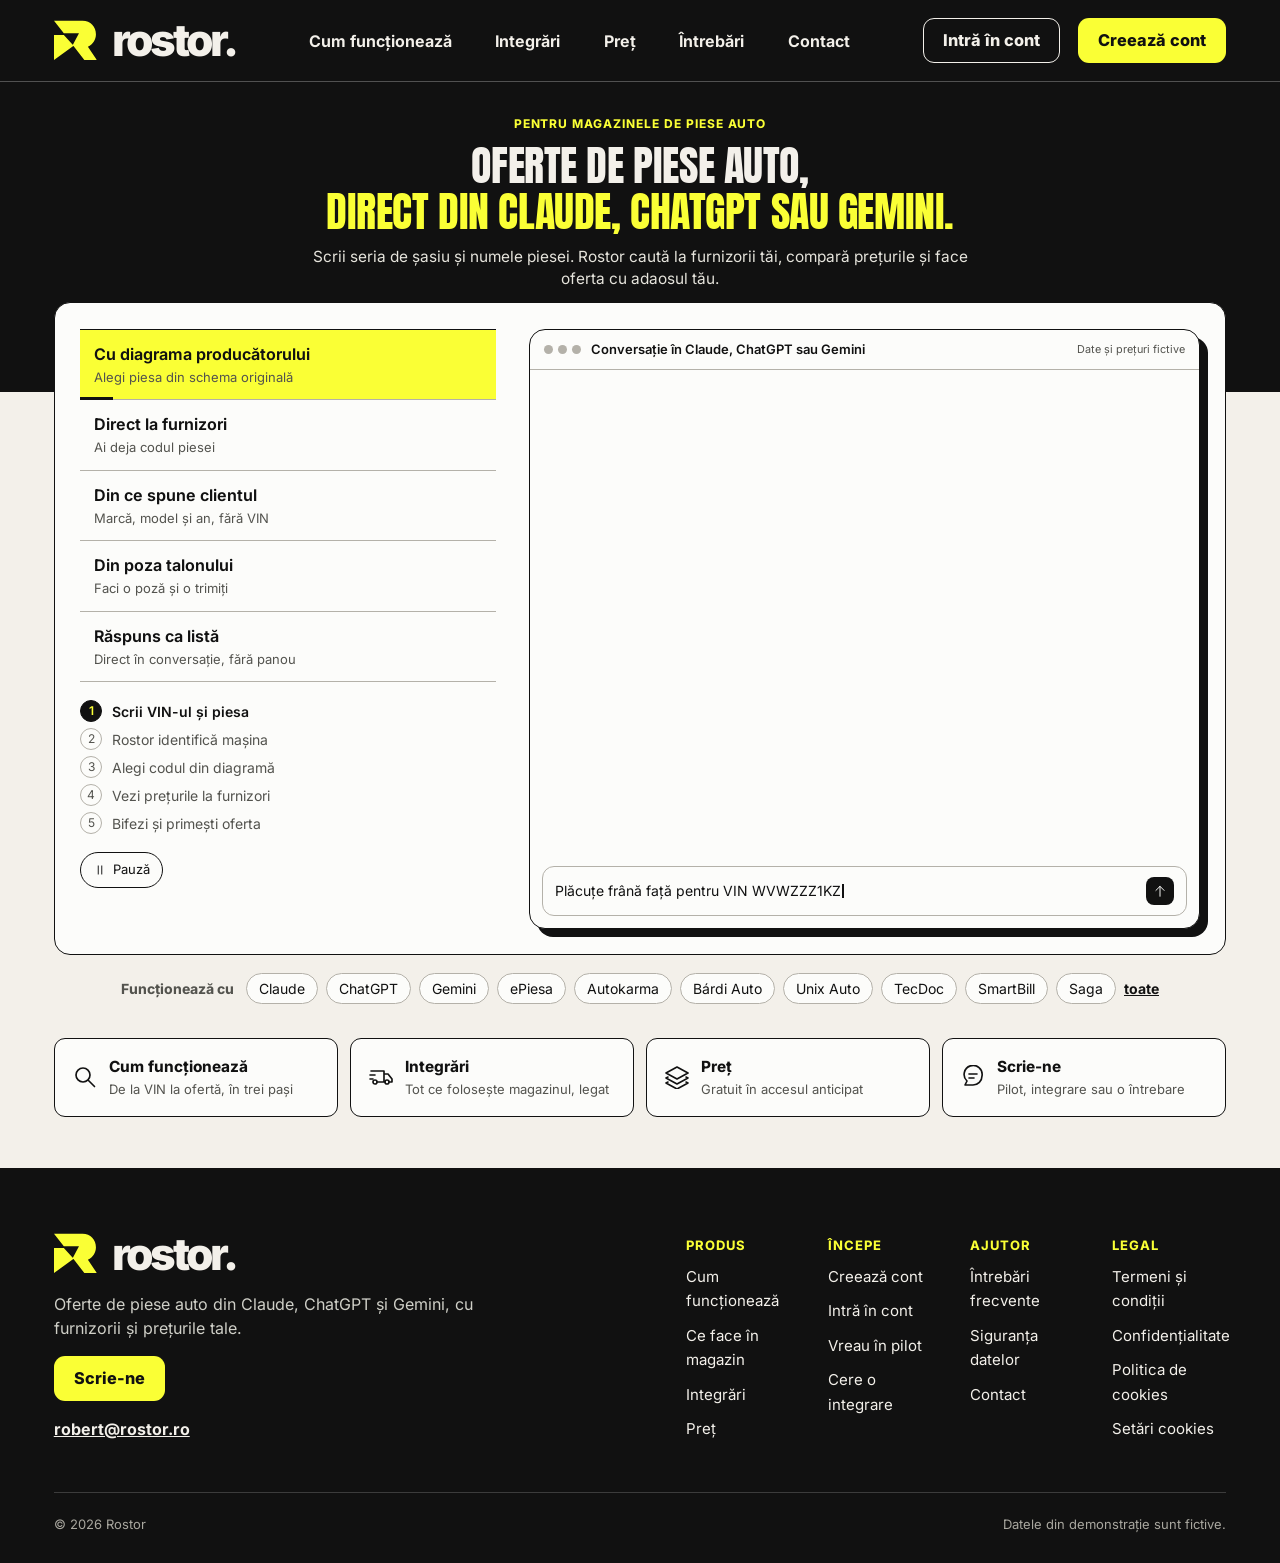
<file: index.html>
<!doctype html>
<html lang="ro">
<head>
<meta charset="utf-8">
<meta name="viewport" content="width=device-width, initial-scale=1">
<meta name="theme-color" content="#111111">
<meta name="description" content="Scrii seria de șasiu și numele piesei în Claude, ChatGPT sau Gemini. Rostor caută la furnizorii tăi, compară prețurile și face oferta cu adaosul tău.">
<title>Rostor — Oferte de piese auto din Claude, ChatGPT și Gemini</title>
<link rel="icon" href="/favicon.svg" type="image/svg+xml">
<link rel="icon" href="/favicon.ico" sizes="48x48">
<link rel="apple-touch-icon" href="/apple-touch-icon.png">
<link rel="preload" href="/assets/fonts/anton-latin-400-normal.woff2" as="font" type="font/woff2" crossorigin>
<link rel="preload" href="/assets/fonts/inter-latin-wght-normal.woff2" as="font" type="font/woff2" crossorigin>
<link rel="stylesheet" href="/assets/site.css">
</head>
<body>
<svg class="symbols" xmlns="http://www.w3.org/2000/svg" aria-hidden="true">
<symbol id="r-mark" viewBox="0 0 48 48"><path fill="currentColor" d="M0 2h32c9 0 15 7 15 15 0 6-3 11-9 14l10 15H34L21 29l7-13H11L0 2Zm0 16h11l11 12L0 46V18Z"/></symbol>
<symbol id="i-arrow" viewBox="0 0 24 24"><path d="M3 12h17m-7-7 7 7-7 7"/></symbol>
<symbol id="i-back" viewBox="0 0 24 24"><path d="M21 12H4m7-7-7 7 7 7"/></symbol>
<symbol id="i-layers" viewBox="0 0 24 24"><path d="m12 2 11 6-11 6L1 8l11-6Zm-9 10-2 1 11 6 11-6-2-1M3 17l-2 1 11 6 11-6-2-1"/></symbol>
<symbol id="i-file" viewBox="0 0 24 24"><path d="M13 2H5a2 2 0 0 0-2 2v16a2 2 0 0 0 2 2h14a2 2 0 0 0 2-2V10Zm0 0v8h8M7 13h10M7 17h8"/></symbol>
<symbol id="i-truck" viewBox="0 0 24 24"><path d="M2 6h13v11H8m7-8h4l4 5v3h-3m-5 0h1M1 10h5m-5 4h3"/><circle cx="6" cy="17" r="2"/><circle cx="18" cy="17" r="2"/></symbol>
<symbol id="i-search" viewBox="0 0 24 24"><circle cx="10" cy="10" r="7"/><path d="m15.5 15.5 6 6"/></symbol>
<symbol id="i-gear" viewBox="0 0 24 24"><path d="m10 2-.7 3.2-2 .9L4.5 5 2 9l2.5 2v2L2 15l2.5 4 2.8-1.1 2 .9.7 3.2h4l.7-3.2 2-.9 2.8 1.1 2.5-4-2.5-2v-2L22 9l-2.5-4-2.8 1.1-2-.9L14 2Z"/><circle cx="12" cy="12" r="3.6"/></symbol>
<symbol id="i-bot" viewBox="0 0 24 24"><rect x="3" y="7" width="18" height="13" rx="4"/><path d="M12 7V4M1 12v4m22-4v4m-15-3h.01m7.99 0h.01"/><circle cx="12" cy="3" r="1"/></symbol>
<symbol id="i-box" viewBox="0 0 24 24"><path d="m12 2 10 6v9l-10 5-10-5V8Zm0 10v10M2 8l10 4 10-4M7 5l10 5"/></symbol>
<symbol id="i-plus" viewBox="0 0 24 24"><path d="M4 12h16M12 4v16"/></symbol>
<symbol id="i-check" viewBox="0 0 24 24"><path d="m4 12 5 5L20 6"/></symbol>
<symbol id="i-info" viewBox="0 0 24 24"><circle cx="12" cy="12" r="9"/><path d="M12 11v5m0-8h.01"/></symbol>
<symbol id="i-user" viewBox="0 0 24 24"><circle cx="12" cy="7" r="4"/><path d="M4 22v-2a8 8 0 0 1 16 0v2"/></symbol>
<symbol id="i-logout" viewBox="0 0 24 24"><path d="M10 3H4v18h6m2-9h10m-4-4 4 4-4 4"/></symbol>
<symbol id="i-menu" viewBox="0 0 24 24"><path d="M3 6h18M3 12h18M3 18h18"/></symbol>
<symbol id="i-chevron" viewBox="0 0 24 24"><path d="m9 5 7 7-7 7"/></symbol>
<symbol id="i-spark" viewBox="0 0 24 24"><path d="M12 1v22M1 12h22M4 4l16 16M20 4 4 20M8 2l8 20M2 16l20-8"/></symbol>
<symbol id="i-chat" viewBox="0 0 24 24"><path d="M21 11a9 9 0 0 1-9 9H4l2-4a9 9 0 1 1 15-5Z"/><path d="M8 9h8m-8 4h5"/></symbol>
<symbol id="i-pause" viewBox="0 0 24 24"><path d="M9 5v14M15 5v14"/></symbol>
<symbol id="i-play" viewBox="0 0 24 24"><path d="M8 5v14l11-7z"/></symbol>
<symbol id="i-copy" viewBox="0 0 24 24"><rect x="8" y="8" width="12" height="13" rx="2"/><path d="M15 5V4a1 1 0 0 0-1-1H5a1 1 0 0 0-1 1v12a1 1 0 0 0 1 1h1"/></symbol>
</svg>
<a class="skip" href="#principal">Sari la conținut</a>
<div id="app"><header class="header"><div class="header-row wrap"><a href="/" class="brand" aria-label="Rostor, pagina principală"><svg aria-hidden="true"><use href="#r-mark"></use></svg>rostor.</a><nav class="nav" aria-label="Navigare site"><a href="/cum-functioneaza">Cum funcționează</a><a href="/integrari">Integrări</a><a href="/preturi">Preț</a><a href="/intrebari">Întrebări</a><a href="/contact">Contact</a><a class="mobile-login" href="https://app.rostor.ro/cont">Intră în cont</a></nav><div class="header-actions"><a class="btn btn-outline login" href="https://app.rostor.ro/cont">Intră în cont</a><a class="btn btn-yellow " href="https://app.rostor.ro/start">Creează cont</a><button class="menu-toggle" type="button" aria-label="Meniu" aria-expanded="false" data-action="menu"><svg class="icon" aria-hidden="true"><use href="#i-menu"></use></svg></button></div></div></header><main id="principal" tabindex="-1"><section class="hero-intro dark"><div class="wrap">
<p class="eyebrow">Pentru magazinele de piese auto</p>
<h1>Oferte de piese auto, <span>direct din Claude, ChatGPT sau Gemini.</span></h1>
<p class="hero-lead">Scrii seria de șasiu și numele piesei. Rostor caută la furnizorii tăi, compară prețurile și face oferta cu adaosul tău.</p>

</div></section><section class="demo-stage" id="produs"><div class="wrap"><div class="live-demo" id="exemple">
    <div class="ld-side"><div class="ld-tabs" role="group" aria-label="Alege un scenariu"><button type="button" data-demo-pick="0" aria-pressed="true"><b>Cu diagrama producătorului</b><small>Alegi piesa din schema originală</small><i aria-hidden="true"></i></button><button type="button" data-demo-pick="1" aria-pressed="false"><b>Direct la furnizori</b><small>Ai deja codul piesei</small><i aria-hidden="true"></i></button><button type="button" data-demo-pick="2" aria-pressed="false"><b>Din ce spune clientul</b><small>Marcă, model și an, fără VIN</small><i aria-hidden="true"></i></button><button type="button" data-demo-pick="3" aria-pressed="false"><b>Din poza talonului</b><small>Faci o poză și o trimiți</small><i aria-hidden="true"></i></button><button type="button" data-demo-pick="4" aria-pressed="false"><b>Răspuns ca listă</b><small>Direct în conversație, fără panou</small><i aria-hidden="true"></i></button></div>
    <ol class="ld-steps"><li aria-current="step">Scrii VIN-ul și piesa</li><li>Rostor identifică mașina</li><li>Alegi codul din diagramă</li><li>Vezi prețurile la furnizori</li><li>Bifezi și primești oferta</li></ol>
    <button type="button" class="ld-toggle" data-demo-toggle=""><svg class="icon" aria-hidden="true"><use href="#i-pause"></use></svg> Pauză</button></div>
    <div class="ld-window"><div class="ld-bar"><span class="ld-dots" aria-hidden="true"><i></i><i></i><i></i></span><span>Conversație în Claude, ChatGPT sau Gemini</span><small>Date și prețuri fictive</small></div>
    <div class="ld-chat" id="ld-chat"><div class="ld-msg ld-user"><p>Plăcuțe frână față pentru VIN WVWZZZ1KZAW000001</p></div></div>
    <div class="ld-input"><span id="ld-typing" class="ld-placeholder">Scrie un mesaj…</span><span class="ld-send" aria-hidden="true"><svg class="icon" aria-hidden="true"><use href="#i-arrow"></use></svg></span></div></div></div><div class="hero-works" aria-label="Funcționează cu"><span class="hero-works-label">Funcționează cu</span><span>Claude</span><span>ChatGPT</span><span>Gemini</span><span>ePiesa</span><span>Autokarma</span><span>Bárdi Auto</span><span>Unix Auto</span><span>TecDoc</span><span>SmartBill</span><span>Saga</span><a href="/integrari">toate</a></div></div></section><nav class="shortcuts wrap" aria-label="Ce te interesează">
<a href="/cum-functioneaza"><svg class="icon" aria-hidden="true"><use href="#i-search"></use></svg><b>Cum funcționează</b><small>De la VIN la ofertă, în trei pași</small></a>
<a href="/integrari"><svg class="icon" aria-hidden="true"><use href="#i-truck"></use></svg><b>Integrări</b><small>Tot ce folosește magazinul, legat</small></a>
<a href="/preturi"><svg class="icon" aria-hidden="true"><use href="#i-layers"></use></svg><b>Preț</b><small>Gratuit în accesul anticipat</small></a>
<a href="/contact"><svg class="icon" aria-hidden="true"><use href="#i-chat"></use></svg><b>Scrie-ne</b><small>Pilot, integrare sau o întrebare</small></a>
</nav></main><footer class="footer site-footer"><div class="wrap">
<div class="footer-top">
<div class="footer-intro"><a href="/" class="brand" aria-label="Rostor, pagina principală"><svg aria-hidden="true"><use href="#r-mark"></use></svg>rostor.</a>
<p>Oferte de piese auto din Claude, ChatGPT și Gemini, cu furnizorii și prețurile tale.</p>
<a class="btn btn-yellow" href="/contact">Scrie-ne</a>
<p class="footer-mail"><a href="mailto:robert@rostor.ro">robert@rostor.ro</a></p></div>
<div class="footer-cols">
<div class="fcol"><h3>Produs</h3><ul><li><a href="/cum-functioneaza">Cum funcționează</a></li><li><a href="/cum-functioneaza#magazin">Ce face în magazin</a></li><li><a href="/integrari">Integrări</a></li><li><a href="/preturi">Preț</a></li></ul></div>
<div class="fcol"><h3>Începe</h3><ul><li><a href="https://app.rostor.ro/start">Creează cont</a></li><li><a href="https://app.rostor.ro/cont">Intră în cont</a></li><li><a href="/contact?tip=pilot">Vreau în pilot</a></li><li><a href="/contact?tip=integrare">Cere o integrare</a></li></ul></div>
<div class="fcol"><h3>Ajutor</h3><ul><li><a href="/intrebari">Întrebări frecvente</a></li><li><a href="/intrebari#siguranta">Siguranța datelor</a></li><li><a href="/contact">Contact</a></li></ul></div>
<div class="fcol"><h3>Legal</h3><ul><li><a href="https://app.rostor.ro/termeni">Termeni și condiții</a></li><li><a href="/confidentialitate">Confidențialitate</a></li><li><a href="/cookies">Politica de cookies</a></li><li><button type="button" data-action="cookie-settings">Setări cookies</button></li></ul></div>
</div></div>
<div class="footer-bottom"><p>© 2026 Rostor</p><p>Datele din demonstrație sunt fictive.</p></div>
</div></footer><dialog class="cookie-dialog" id="cookie-dialog" aria-labelledby="cookie-title"><h2 id="cookie-title">Setări cookies</h2>
    <p>Site-ul rostor.ro nu setează cookie-uri și nu păstrează nimic în browser.</p><p><strong>Analiză și marketing</strong><br>Nu le folosim.</p>
    <form method="dialog"><button class="btn btn-yellow" autofocus>Închide</button></form>
  </dialog></div>
<script src="/assets/site.js" defer></script>
</body>
</html>
</file>
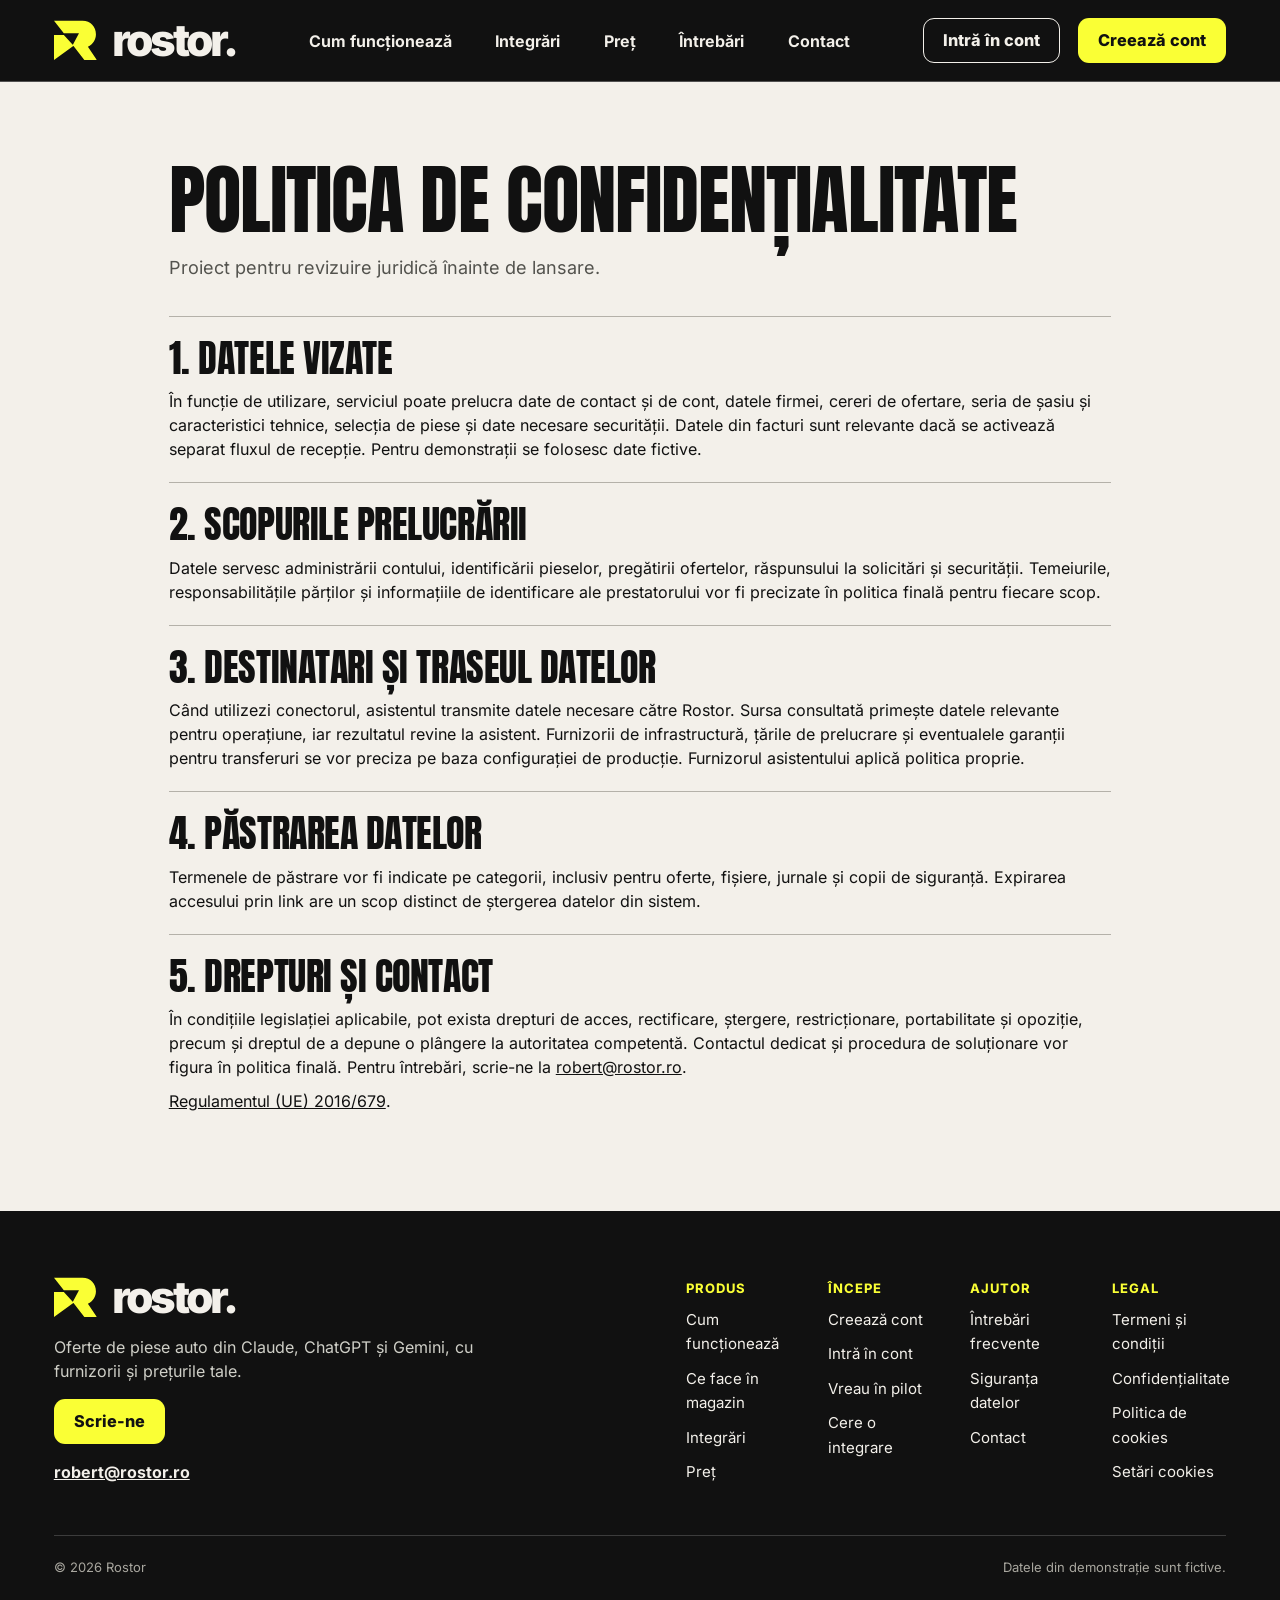
<file: confidentialitate.html>
<!doctype html>
<html lang="ro">
<head>
<meta charset="utf-8">
<meta name="viewport" content="width=device-width, initial-scale=1">
<meta name="theme-color" content="#111111">
<meta name="description" content="Politica de confidențialitate Rostor.">
<title>Confidențialitate — Rostor</title>
<link rel="icon" href="/favicon.svg" type="image/svg+xml">
<link rel="icon" href="/favicon.ico" sizes="48x48">
<link rel="apple-touch-icon" href="/apple-touch-icon.png">
<link rel="preload" href="/assets/fonts/anton-latin-400-normal.woff2" as="font" type="font/woff2" crossorigin>
<link rel="preload" href="/assets/fonts/inter-latin-wght-normal.woff2" as="font" type="font/woff2" crossorigin>
<link rel="stylesheet" href="/assets/site.css">
</head>
<body>
<svg class="symbols" xmlns="http://www.w3.org/2000/svg" aria-hidden="true">
<symbol id="r-mark" viewBox="0 0 48 48"><path fill="currentColor" d="M0 2h32c9 0 15 7 15 15 0 6-3 11-9 14l10 15H34L21 29l7-13H11L0 2Zm0 16h11l11 12L0 46V18Z"/></symbol>
<symbol id="i-arrow" viewBox="0 0 24 24"><path d="M3 12h17m-7-7 7 7-7 7"/></symbol>
<symbol id="i-back" viewBox="0 0 24 24"><path d="M21 12H4m7-7-7 7 7 7"/></symbol>
<symbol id="i-layers" viewBox="0 0 24 24"><path d="m12 2 11 6-11 6L1 8l11-6Zm-9 10-2 1 11 6 11-6-2-1M3 17l-2 1 11 6 11-6-2-1"/></symbol>
<symbol id="i-file" viewBox="0 0 24 24"><path d="M13 2H5a2 2 0 0 0-2 2v16a2 2 0 0 0 2 2h14a2 2 0 0 0 2-2V10Zm0 0v8h8M7 13h10M7 17h8"/></symbol>
<symbol id="i-truck" viewBox="0 0 24 24"><path d="M2 6h13v11H8m7-8h4l4 5v3h-3m-5 0h1M1 10h5m-5 4h3"/><circle cx="6" cy="17" r="2"/><circle cx="18" cy="17" r="2"/></symbol>
<symbol id="i-search" viewBox="0 0 24 24"><circle cx="10" cy="10" r="7"/><path d="m15.5 15.5 6 6"/></symbol>
<symbol id="i-gear" viewBox="0 0 24 24"><path d="m10 2-.7 3.2-2 .9L4.5 5 2 9l2.5 2v2L2 15l2.5 4 2.8-1.1 2 .9.7 3.2h4l.7-3.2 2-.9 2.8 1.1 2.5-4-2.5-2v-2L22 9l-2.5-4-2.8 1.1-2-.9L14 2Z"/><circle cx="12" cy="12" r="3.6"/></symbol>
<symbol id="i-bot" viewBox="0 0 24 24"><rect x="3" y="7" width="18" height="13" rx="4"/><path d="M12 7V4M1 12v4m22-4v4m-15-3h.01m7.99 0h.01"/><circle cx="12" cy="3" r="1"/></symbol>
<symbol id="i-box" viewBox="0 0 24 24"><path d="m12 2 10 6v9l-10 5-10-5V8Zm0 10v10M2 8l10 4 10-4M7 5l10 5"/></symbol>
<symbol id="i-plus" viewBox="0 0 24 24"><path d="M4 12h16M12 4v16"/></symbol>
<symbol id="i-check" viewBox="0 0 24 24"><path d="m4 12 5 5L20 6"/></symbol>
<symbol id="i-info" viewBox="0 0 24 24"><circle cx="12" cy="12" r="9"/><path d="M12 11v5m0-8h.01"/></symbol>
<symbol id="i-user" viewBox="0 0 24 24"><circle cx="12" cy="7" r="4"/><path d="M4 22v-2a8 8 0 0 1 16 0v2"/></symbol>
<symbol id="i-logout" viewBox="0 0 24 24"><path d="M10 3H4v18h6m2-9h10m-4-4 4 4-4 4"/></symbol>
<symbol id="i-menu" viewBox="0 0 24 24"><path d="M3 6h18M3 12h18M3 18h18"/></symbol>
<symbol id="i-chevron" viewBox="0 0 24 24"><path d="m9 5 7 7-7 7"/></symbol>
<symbol id="i-spark" viewBox="0 0 24 24"><path d="M12 1v22M1 12h22M4 4l16 16M20 4 4 20M8 2l8 20M2 16l20-8"/></symbol>
<symbol id="i-chat" viewBox="0 0 24 24"><path d="M21 11a9 9 0 0 1-9 9H4l2-4a9 9 0 1 1 15-5Z"/><path d="M8 9h8m-8 4h5"/></symbol>
<symbol id="i-pause" viewBox="0 0 24 24"><path d="M9 5v14M15 5v14"/></symbol>
<symbol id="i-play" viewBox="0 0 24 24"><path d="M8 5v14l11-7z"/></symbol>
<symbol id="i-copy" viewBox="0 0 24 24"><rect x="8" y="8" width="12" height="13" rx="2"/><path d="M15 5V4a1 1 0 0 0-1-1H5a1 1 0 0 0-1 1v12a1 1 0 0 0 1 1h1"/></symbol>
</svg>
<a class="skip" href="#principal">Sari la conținut</a>
<div id="app"><header class="header"><div class="header-row wrap"><a href="/" class="brand" aria-label="Rostor, pagina principală"><svg aria-hidden="true"><use href="#r-mark"></use></svg>rostor.</a><nav class="nav" aria-label="Navigare site"><a href="/cum-functioneaza">Cum funcționează</a><a href="/integrari">Integrări</a><a href="/preturi">Preț</a><a href="/intrebari">Întrebări</a><a href="/contact">Contact</a><a class="mobile-login" href="https://app.rostor.ro/cont">Intră în cont</a></nav><div class="header-actions"><a class="btn btn-outline login" href="https://app.rostor.ro/cont">Intră în cont</a><a class="btn btn-yellow " href="https://app.rostor.ro/start">Creează cont</a><button class="menu-toggle" type="button" aria-label="Meniu" aria-expanded="false" data-action="menu"><svg class="icon" aria-hidden="true"><use href="#i-menu"></use></svg></button></div></div></header><main id="principal" tabindex="-1"><article class="wrap legal-page"><header class="page-header"><h1>Politica de confidențialitate</h1><p class="section-lead">Proiect pentru revizuire juridică înainte de lansare.</p></header><div class="legal-sections">
<section><h2>1. Datele vizate</h2><p>În funcție de utilizare, serviciul poate prelucra date de contact și de cont, datele firmei, cereri de ofertare, seria de șasiu și caracteristici tehnice, selecția de piese și date necesare securității. Datele din facturi sunt relevante dacă se activează separat fluxul de recepție. Pentru demonstrații se folosesc date fictive.</p></section>
<section><h2>2. Scopurile prelucrării</h2><p>Datele servesc administrării contului, identificării pieselor, pregătirii ofertelor, răspunsului la solicitări și securității. Temeiurile, responsabilitățile părților și informațiile de identificare ale prestatorului vor fi precizate în politica finală pentru fiecare scop.</p></section>
<section><h2>3. Destinatari și traseul datelor</h2><p>Când utilizezi conectorul, asistentul transmite datele necesare către Rostor. Sursa consultată primește datele relevante pentru operațiune, iar rezultatul revine la asistent. Furnizorii de infrastructură, țările de prelucrare și eventualele garanții pentru transferuri se vor preciza pe baza configurației de producție. Furnizorul asistentului aplică politica proprie.</p></section>
<section><h2>4. Păstrarea datelor</h2><p>Termenele de păstrare vor fi indicate pe categorii, inclusiv pentru oferte, fișiere, jurnale și copii de siguranță. Expirarea accesului prin link are un scop distinct de ștergerea datelor din sistem.</p></section>
<section><h2>5. Drepturi și contact</h2><p>În condițiile legislației aplicabile, pot exista drepturi de acces, rectificare, ștergere, restricționare, portabilitate și opoziție, precum și dreptul de a depune o plângere la autoritatea competentă. Contactul dedicat și procedura de soluționare vor figura în politica finală. Pentru întrebări, scrie-ne la <a href="mailto:robert@rostor.ro">robert@rostor.ro</a>.</p><p><a href="https://eur-lex.europa.eu/eli/reg/2016/679/oj">Regulamentul (UE) 2016/679</a>.</p></section></div></article></main><footer class="footer site-footer"><div class="wrap">
<div class="footer-top">
<div class="footer-intro"><a href="/" class="brand" aria-label="Rostor, pagina principală"><svg aria-hidden="true"><use href="#r-mark"></use></svg>rostor.</a>
<p>Oferte de piese auto din Claude, ChatGPT și Gemini, cu furnizorii și prețurile tale.</p>
<a class="btn btn-yellow" href="/contact">Scrie-ne</a>
<p class="footer-mail"><a href="mailto:robert@rostor.ro">robert@rostor.ro</a></p></div>
<div class="footer-cols">
<div class="fcol"><h3>Produs</h3><ul><li><a href="/cum-functioneaza">Cum funcționează</a></li><li><a href="/cum-functioneaza#magazin">Ce face în magazin</a></li><li><a href="/integrari">Integrări</a></li><li><a href="/preturi">Preț</a></li></ul></div>
<div class="fcol"><h3>Începe</h3><ul><li><a href="https://app.rostor.ro/start">Creează cont</a></li><li><a href="https://app.rostor.ro/cont">Intră în cont</a></li><li><a href="/contact?tip=pilot">Vreau în pilot</a></li><li><a href="/contact?tip=integrare">Cere o integrare</a></li></ul></div>
<div class="fcol"><h3>Ajutor</h3><ul><li><a href="/intrebari">Întrebări frecvente</a></li><li><a href="/intrebari#siguranta">Siguranța datelor</a></li><li><a href="/contact">Contact</a></li></ul></div>
<div class="fcol"><h3>Legal</h3><ul><li><a href="https://app.rostor.ro/termeni">Termeni și condiții</a></li><li><a href="/confidentialitate">Confidențialitate</a></li><li><a href="/cookies">Politica de cookies</a></li><li><button type="button" data-action="cookie-settings">Setări cookies</button></li></ul></div>
</div></div>
<div class="footer-bottom"><p>© 2026 Rostor</p><p>Datele din demonstrație sunt fictive.</p></div>
</div></footer><dialog class="cookie-dialog" id="cookie-dialog" aria-labelledby="cookie-title"><h2 id="cookie-title">Setări cookies</h2>
    <p>Site-ul rostor.ro nu setează cookie-uri și nu păstrează nimic în browser.</p><p><strong>Analiză și marketing</strong><br>Nu le folosim.</p>
    <form method="dialog"><button class="btn btn-yellow" autofocus>Închide</button></form>
  </dialog></div>
<script src="/assets/site.js" defer></script>
</body>
</html>
</file>
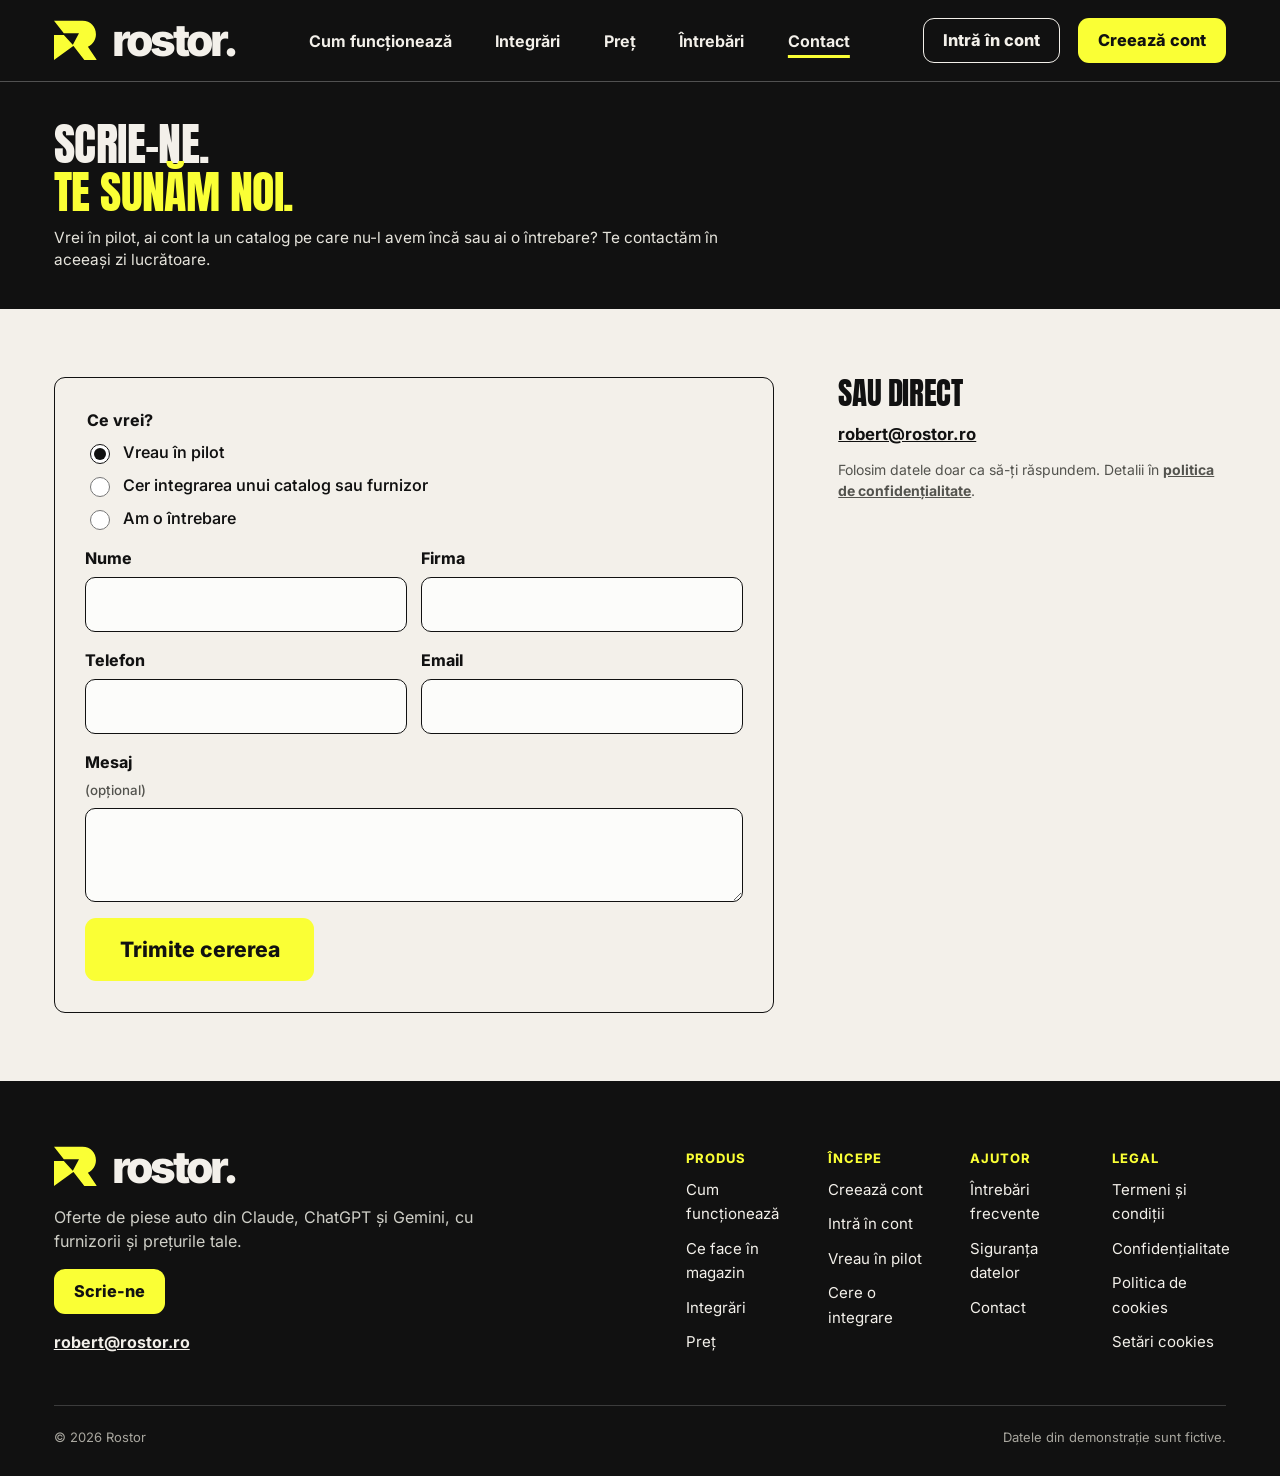
<file: contact.html>
<!doctype html>
<html lang="ro">
<head>
<meta charset="utf-8">
<meta name="viewport" content="width=device-width, initial-scale=1">
<meta name="theme-color" content="#111111">
<meta name="description" content="Scrie-ne pentru pilot, pentru integrarea unui catalog sau furnizor ori pentru o întrebare.">
<title>Contact — Rostor</title>
<link rel="icon" href="/favicon.svg" type="image/svg+xml">
<link rel="icon" href="/favicon.ico" sizes="48x48">
<link rel="apple-touch-icon" href="/apple-touch-icon.png">
<link rel="preload" href="/assets/fonts/anton-latin-400-normal.woff2" as="font" type="font/woff2" crossorigin>
<link rel="preload" href="/assets/fonts/inter-latin-wght-normal.woff2" as="font" type="font/woff2" crossorigin>
<link rel="stylesheet" href="/assets/site.css">
</head>
<body>
<svg class="symbols" xmlns="http://www.w3.org/2000/svg" aria-hidden="true">
<symbol id="r-mark" viewBox="0 0 48 48"><path fill="currentColor" d="M0 2h32c9 0 15 7 15 15 0 6-3 11-9 14l10 15H34L21 29l7-13H11L0 2Zm0 16h11l11 12L0 46V18Z"/></symbol>
<symbol id="i-arrow" viewBox="0 0 24 24"><path d="M3 12h17m-7-7 7 7-7 7"/></symbol>
<symbol id="i-back" viewBox="0 0 24 24"><path d="M21 12H4m7-7-7 7 7 7"/></symbol>
<symbol id="i-layers" viewBox="0 0 24 24"><path d="m12 2 11 6-11 6L1 8l11-6Zm-9 10-2 1 11 6 11-6-2-1M3 17l-2 1 11 6 11-6-2-1"/></symbol>
<symbol id="i-file" viewBox="0 0 24 24"><path d="M13 2H5a2 2 0 0 0-2 2v16a2 2 0 0 0 2 2h14a2 2 0 0 0 2-2V10Zm0 0v8h8M7 13h10M7 17h8"/></symbol>
<symbol id="i-truck" viewBox="0 0 24 24"><path d="M2 6h13v11H8m7-8h4l4 5v3h-3m-5 0h1M1 10h5m-5 4h3"/><circle cx="6" cy="17" r="2"/><circle cx="18" cy="17" r="2"/></symbol>
<symbol id="i-search" viewBox="0 0 24 24"><circle cx="10" cy="10" r="7"/><path d="m15.5 15.5 6 6"/></symbol>
<symbol id="i-gear" viewBox="0 0 24 24"><path d="m10 2-.7 3.2-2 .9L4.5 5 2 9l2.5 2v2L2 15l2.5 4 2.8-1.1 2 .9.7 3.2h4l.7-3.2 2-.9 2.8 1.1 2.5-4-2.5-2v-2L22 9l-2.5-4-2.8 1.1-2-.9L14 2Z"/><circle cx="12" cy="12" r="3.6"/></symbol>
<symbol id="i-bot" viewBox="0 0 24 24"><rect x="3" y="7" width="18" height="13" rx="4"/><path d="M12 7V4M1 12v4m22-4v4m-15-3h.01m7.99 0h.01"/><circle cx="12" cy="3" r="1"/></symbol>
<symbol id="i-box" viewBox="0 0 24 24"><path d="m12 2 10 6v9l-10 5-10-5V8Zm0 10v10M2 8l10 4 10-4M7 5l10 5"/></symbol>
<symbol id="i-plus" viewBox="0 0 24 24"><path d="M4 12h16M12 4v16"/></symbol>
<symbol id="i-check" viewBox="0 0 24 24"><path d="m4 12 5 5L20 6"/></symbol>
<symbol id="i-info" viewBox="0 0 24 24"><circle cx="12" cy="12" r="9"/><path d="M12 11v5m0-8h.01"/></symbol>
<symbol id="i-user" viewBox="0 0 24 24"><circle cx="12" cy="7" r="4"/><path d="M4 22v-2a8 8 0 0 1 16 0v2"/></symbol>
<symbol id="i-logout" viewBox="0 0 24 24"><path d="M10 3H4v18h6m2-9h10m-4-4 4 4-4 4"/></symbol>
<symbol id="i-menu" viewBox="0 0 24 24"><path d="M3 6h18M3 12h18M3 18h18"/></symbol>
<symbol id="i-chevron" viewBox="0 0 24 24"><path d="m9 5 7 7-7 7"/></symbol>
<symbol id="i-spark" viewBox="0 0 24 24"><path d="M12 1v22M1 12h22M4 4l16 16M20 4 4 20M8 2l8 20M2 16l20-8"/></symbol>
<symbol id="i-chat" viewBox="0 0 24 24"><path d="M21 11a9 9 0 0 1-9 9H4l2-4a9 9 0 1 1 15-5Z"/><path d="M8 9h8m-8 4h5"/></symbol>
<symbol id="i-pause" viewBox="0 0 24 24"><path d="M9 5v14M15 5v14"/></symbol>
<symbol id="i-play" viewBox="0 0 24 24"><path d="M8 5v14l11-7z"/></symbol>
<symbol id="i-copy" viewBox="0 0 24 24"><rect x="8" y="8" width="12" height="13" rx="2"/><path d="M15 5V4a1 1 0 0 0-1-1H5a1 1 0 0 0-1 1v12a1 1 0 0 0 1 1h1"/></symbol>
</svg>
<a class="skip" href="#principal">Sari la conținut</a>
<div id="app"><header class="header"><div class="header-row wrap"><a href="/" class="brand" aria-label="Rostor, pagina principală"><svg aria-hidden="true"><use href="#r-mark"></use></svg>rostor.</a><nav class="nav" aria-label="Navigare site"><a href="/cum-functioneaza">Cum funcționează</a><a href="/integrari">Integrări</a><a href="/preturi">Preț</a><a href="/intrebari">Întrebări</a><a href="/contact" aria-current="page">Contact</a><a class="mobile-login" href="https://app.rostor.ro/cont">Intră în cont</a></nav><div class="header-actions"><a class="btn btn-outline login" href="https://app.rostor.ro/cont">Intră în cont</a><a class="btn btn-yellow " href="https://app.rostor.ro/start">Creează cont</a><button class="menu-toggle" type="button" aria-label="Meniu" aria-expanded="false" data-action="menu"><svg class="icon" aria-hidden="true"><use href="#i-menu"></use></svg></button></div></div></header><main id="principal" tabindex="-1"><section class="page-hero dark"><div class="wrap"><h1>Scrie-ne. <span>Te sunăm noi.</span></h1><p class="hero-lead">Vrei în pilot, ai cont la un catalog pe care nu-l avem încă sau ai o întrebare? Te contactăm în aceeași zi lucrătoare.</p></div></section><section class="section contact-page" id="cerere"><div class="wrap contact-grid"><form class="request-form" method="post" action="https://app.rostor.ro/cerere">
<fieldset class="request-kind"><legend>Ce vrei?</legend>
<label><input type="radio" name="tip" value="pilot" checked> Vreau în pilot</label>
<label><input type="radio" name="tip" value="integrare"> Cer integrarea unui catalog sau furnizor</label>
<label><input type="radio" name="tip" value="intrebare"> Am o întrebare</label></fieldset>
<label class="field request-source" hidden>Catalogul sau furnizorul<input name="sursa" maxlength="200" placeholder="de exemplu, numele catalogului la care ai cont"></label>
<div class="request-pair"><label class="field">Nume<input name="nume" required maxlength="120" autocomplete="name"></label>
<label class="field">Firma<input name="firma" maxlength="160" autocomplete="organization"></label></div>
<div class="request-pair"><label class="field">Telefon<input name="telefon" type="tel" maxlength="40" autocomplete="tel"></label>
<label class="field">Email<input name="email" type="email" maxlength="200" autocomplete="email"></label></div>
<label class="field">Mesaj <small>(opțional)</small><textarea name="mesaj" rows="3" maxlength="2000"></textarea></label>
<label class="request-trap" aria-hidden="true">Site web<input name="website" tabindex="-1" autocomplete="off"></label>
<p class="request-error" role="alert" hidden>Lasă-ne un telefon sau un email, ca să te putem contacta.</p>
<button class="btn btn-yellow btn-large" type="submit">Trimite cererea</button>
</form><aside class="contact-side"><h2>Sau direct</h2><p><a href="mailto:robert@rostor.ro">robert@rostor.ro</a></p><p class="request-note">Folosim datele doar ca să-ți răspundem. Detalii în <a href="/confidentialitate">politica de confidențialitate</a>.</p></aside></div></section></main><footer class="footer site-footer"><div class="wrap">
<div class="footer-top">
<div class="footer-intro"><a href="/" class="brand" aria-label="Rostor, pagina principală"><svg aria-hidden="true"><use href="#r-mark"></use></svg>rostor.</a>
<p>Oferte de piese auto din Claude, ChatGPT și Gemini, cu furnizorii și prețurile tale.</p>
<a class="btn btn-yellow" href="/contact">Scrie-ne</a>
<p class="footer-mail"><a href="mailto:robert@rostor.ro">robert@rostor.ro</a></p></div>
<div class="footer-cols">
<div class="fcol"><h3>Produs</h3><ul><li><a href="/cum-functioneaza">Cum funcționează</a></li><li><a href="/cum-functioneaza#magazin">Ce face în magazin</a></li><li><a href="/integrari">Integrări</a></li><li><a href="/preturi">Preț</a></li></ul></div>
<div class="fcol"><h3>Începe</h3><ul><li><a href="https://app.rostor.ro/start">Creează cont</a></li><li><a href="https://app.rostor.ro/cont">Intră în cont</a></li><li><a href="/contact?tip=pilot">Vreau în pilot</a></li><li><a href="/contact?tip=integrare">Cere o integrare</a></li></ul></div>
<div class="fcol"><h3>Ajutor</h3><ul><li><a href="/intrebari">Întrebări frecvente</a></li><li><a href="/intrebari#siguranta">Siguranța datelor</a></li><li><a href="/contact">Contact</a></li></ul></div>
<div class="fcol"><h3>Legal</h3><ul><li><a href="https://app.rostor.ro/termeni">Termeni și condiții</a></li><li><a href="/confidentialitate">Confidențialitate</a></li><li><a href="/cookies">Politica de cookies</a></li><li><button type="button" data-action="cookie-settings">Setări cookies</button></li></ul></div>
</div></div>
<div class="footer-bottom"><p>© 2026 Rostor</p><p>Datele din demonstrație sunt fictive.</p></div>
</div></footer><dialog class="cookie-dialog" id="cookie-dialog" aria-labelledby="cookie-title"><h2 id="cookie-title">Setări cookies</h2>
    <p>Site-ul rostor.ro nu setează cookie-uri și nu păstrează nimic în browser.</p><p><strong>Analiză și marketing</strong><br>Nu le folosim.</p>
    <form method="dialog"><button class="btn btn-yellow" autofocus>Închide</button></form>
  </dialog></div>
<script src="/assets/site.js" defer></script>
</body>
</html>
</file>
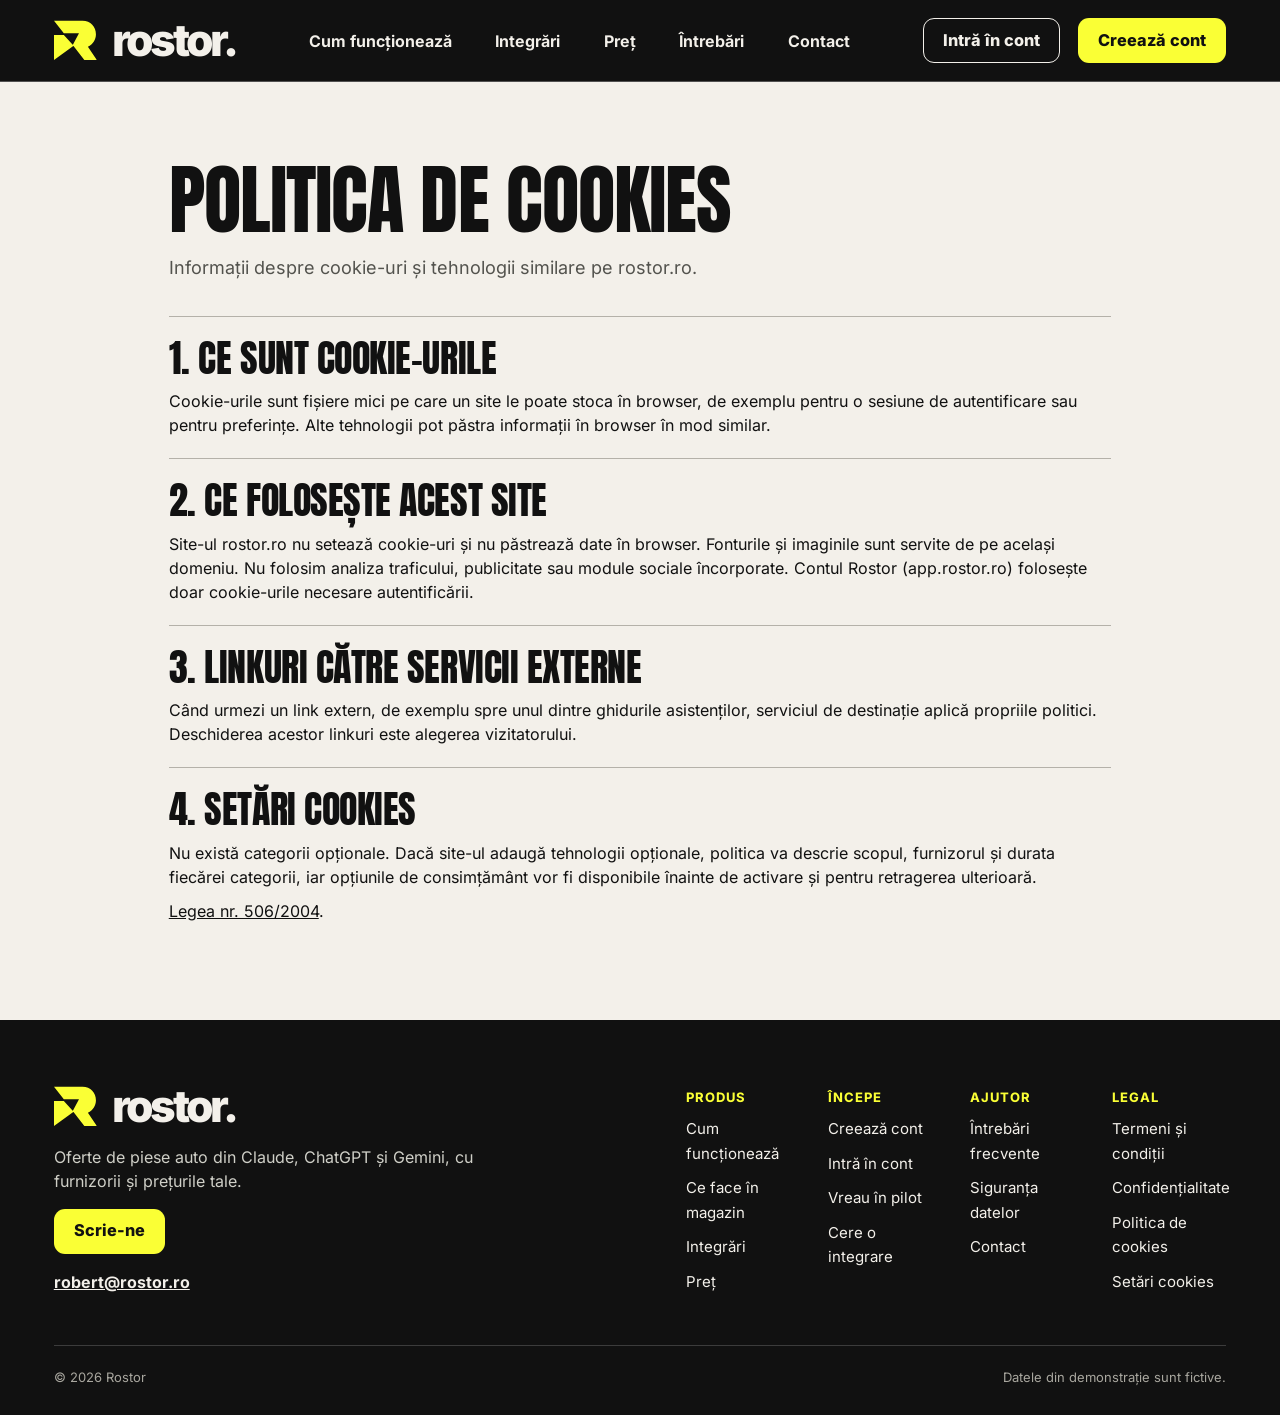
<file: cookies.html>
<!doctype html>
<html lang="ro">
<head>
<meta charset="utf-8">
<meta name="viewport" content="width=device-width, initial-scale=1">
<meta name="theme-color" content="#111111">
<meta name="description" content="Politica de cookies Rostor.">
<title>Politica de cookies — Rostor</title>
<link rel="icon" href="/favicon.svg" type="image/svg+xml">
<link rel="icon" href="/favicon.ico" sizes="48x48">
<link rel="apple-touch-icon" href="/apple-touch-icon.png">
<link rel="preload" href="/assets/fonts/anton-latin-400-normal.woff2" as="font" type="font/woff2" crossorigin>
<link rel="preload" href="/assets/fonts/inter-latin-wght-normal.woff2" as="font" type="font/woff2" crossorigin>
<link rel="stylesheet" href="/assets/site.css">
</head>
<body>
<svg class="symbols" xmlns="http://www.w3.org/2000/svg" aria-hidden="true">
<symbol id="r-mark" viewBox="0 0 48 48"><path fill="currentColor" d="M0 2h32c9 0 15 7 15 15 0 6-3 11-9 14l10 15H34L21 29l7-13H11L0 2Zm0 16h11l11 12L0 46V18Z"/></symbol>
<symbol id="i-arrow" viewBox="0 0 24 24"><path d="M3 12h17m-7-7 7 7-7 7"/></symbol>
<symbol id="i-back" viewBox="0 0 24 24"><path d="M21 12H4m7-7-7 7 7 7"/></symbol>
<symbol id="i-layers" viewBox="0 0 24 24"><path d="m12 2 11 6-11 6L1 8l11-6Zm-9 10-2 1 11 6 11-6-2-1M3 17l-2 1 11 6 11-6-2-1"/></symbol>
<symbol id="i-file" viewBox="0 0 24 24"><path d="M13 2H5a2 2 0 0 0-2 2v16a2 2 0 0 0 2 2h14a2 2 0 0 0 2-2V10Zm0 0v8h8M7 13h10M7 17h8"/></symbol>
<symbol id="i-truck" viewBox="0 0 24 24"><path d="M2 6h13v11H8m7-8h4l4 5v3h-3m-5 0h1M1 10h5m-5 4h3"/><circle cx="6" cy="17" r="2"/><circle cx="18" cy="17" r="2"/></symbol>
<symbol id="i-search" viewBox="0 0 24 24"><circle cx="10" cy="10" r="7"/><path d="m15.5 15.5 6 6"/></symbol>
<symbol id="i-gear" viewBox="0 0 24 24"><path d="m10 2-.7 3.2-2 .9L4.5 5 2 9l2.5 2v2L2 15l2.5 4 2.8-1.1 2 .9.7 3.2h4l.7-3.2 2-.9 2.8 1.1 2.5-4-2.5-2v-2L22 9l-2.5-4-2.8 1.1-2-.9L14 2Z"/><circle cx="12" cy="12" r="3.6"/></symbol>
<symbol id="i-bot" viewBox="0 0 24 24"><rect x="3" y="7" width="18" height="13" rx="4"/><path d="M12 7V4M1 12v4m22-4v4m-15-3h.01m7.99 0h.01"/><circle cx="12" cy="3" r="1"/></symbol>
<symbol id="i-box" viewBox="0 0 24 24"><path d="m12 2 10 6v9l-10 5-10-5V8Zm0 10v10M2 8l10 4 10-4M7 5l10 5"/></symbol>
<symbol id="i-plus" viewBox="0 0 24 24"><path d="M4 12h16M12 4v16"/></symbol>
<symbol id="i-check" viewBox="0 0 24 24"><path d="m4 12 5 5L20 6"/></symbol>
<symbol id="i-info" viewBox="0 0 24 24"><circle cx="12" cy="12" r="9"/><path d="M12 11v5m0-8h.01"/></symbol>
<symbol id="i-user" viewBox="0 0 24 24"><circle cx="12" cy="7" r="4"/><path d="M4 22v-2a8 8 0 0 1 16 0v2"/></symbol>
<symbol id="i-logout" viewBox="0 0 24 24"><path d="M10 3H4v18h6m2-9h10m-4-4 4 4-4 4"/></symbol>
<symbol id="i-menu" viewBox="0 0 24 24"><path d="M3 6h18M3 12h18M3 18h18"/></symbol>
<symbol id="i-chevron" viewBox="0 0 24 24"><path d="m9 5 7 7-7 7"/></symbol>
<symbol id="i-spark" viewBox="0 0 24 24"><path d="M12 1v22M1 12h22M4 4l16 16M20 4 4 20M8 2l8 20M2 16l20-8"/></symbol>
<symbol id="i-chat" viewBox="0 0 24 24"><path d="M21 11a9 9 0 0 1-9 9H4l2-4a9 9 0 1 1 15-5Z"/><path d="M8 9h8m-8 4h5"/></symbol>
<symbol id="i-pause" viewBox="0 0 24 24"><path d="M9 5v14M15 5v14"/></symbol>
<symbol id="i-play" viewBox="0 0 24 24"><path d="M8 5v14l11-7z"/></symbol>
<symbol id="i-copy" viewBox="0 0 24 24"><rect x="8" y="8" width="12" height="13" rx="2"/><path d="M15 5V4a1 1 0 0 0-1-1H5a1 1 0 0 0-1 1v12a1 1 0 0 0 1 1h1"/></symbol>
</svg>
<a class="skip" href="#principal">Sari la conținut</a>
<div id="app"><header class="header"><div class="header-row wrap"><a href="/" class="brand" aria-label="Rostor, pagina principală"><svg aria-hidden="true"><use href="#r-mark"></use></svg>rostor.</a><nav class="nav" aria-label="Navigare site"><a href="/cum-functioneaza">Cum funcționează</a><a href="/integrari">Integrări</a><a href="/preturi">Preț</a><a href="/intrebari">Întrebări</a><a href="/contact">Contact</a><a class="mobile-login" href="https://app.rostor.ro/cont">Intră în cont</a></nav><div class="header-actions"><a class="btn btn-outline login" href="https://app.rostor.ro/cont">Intră în cont</a><a class="btn btn-yellow " href="https://app.rostor.ro/start">Creează cont</a><button class="menu-toggle" type="button" aria-label="Meniu" aria-expanded="false" data-action="menu"><svg class="icon" aria-hidden="true"><use href="#i-menu"></use></svg></button></div></div></header><main id="principal" tabindex="-1"><article class="wrap legal-page"><header class="page-header"><h1>Politica de cookies</h1><p class="section-lead">Informații despre cookie-uri și tehnologii similare pe rostor.ro.</p></header><div class="legal-sections">
<section><h2>1. Ce sunt cookie-urile</h2><p>Cookie-urile sunt fișiere mici pe care un site le poate stoca în browser, de exemplu pentru o sesiune de autentificare sau pentru preferințe. Alte tehnologii pot păstra informații în browser în mod similar.</p></section>
<section><h2>2. Ce folosește acest site</h2><p>Site-ul rostor.ro nu setează cookie-uri și nu păstrează date în browser. Fonturile și imaginile sunt servite de pe același domeniu. Nu folosim analiza traficului, publicitate sau module sociale încorporate. Contul Rostor (app.rostor.ro) folosește doar cookie-urile necesare autentificării.</p></section>
<section><h2>3. Linkuri către servicii externe</h2><p>Când urmezi un link extern, de exemplu spre unul dintre ghidurile asistenților, serviciul de destinație aplică propriile politici. Deschiderea acestor linkuri este alegerea vizitatorului.</p></section>
<section><h2>4. Setări cookies</h2><p>Nu există categorii opționale. Dacă site-ul adaugă tehnologii opționale, politica va descrie scopul, furnizorul și durata fiecărei categorii, iar opțiunile de consimțământ vor fi disponibile înainte de activare și pentru retragerea ulterioară.</p><p><a href="https://legislatie.just.ro/Public/DetaliiDocument/138941">Legea nr. 506/2004</a>.</p></section></div></article></main><footer class="footer site-footer"><div class="wrap">
<div class="footer-top">
<div class="footer-intro"><a href="/" class="brand" aria-label="Rostor, pagina principală"><svg aria-hidden="true"><use href="#r-mark"></use></svg>rostor.</a>
<p>Oferte de piese auto din Claude, ChatGPT și Gemini, cu furnizorii și prețurile tale.</p>
<a class="btn btn-yellow" href="/contact">Scrie-ne</a>
<p class="footer-mail"><a href="mailto:robert@rostor.ro">robert@rostor.ro</a></p></div>
<div class="footer-cols">
<div class="fcol"><h3>Produs</h3><ul><li><a href="/cum-functioneaza">Cum funcționează</a></li><li><a href="/cum-functioneaza#magazin">Ce face în magazin</a></li><li><a href="/integrari">Integrări</a></li><li><a href="/preturi">Preț</a></li></ul></div>
<div class="fcol"><h3>Începe</h3><ul><li><a href="https://app.rostor.ro/start">Creează cont</a></li><li><a href="https://app.rostor.ro/cont">Intră în cont</a></li><li><a href="/contact?tip=pilot">Vreau în pilot</a></li><li><a href="/contact?tip=integrare">Cere o integrare</a></li></ul></div>
<div class="fcol"><h3>Ajutor</h3><ul><li><a href="/intrebari">Întrebări frecvente</a></li><li><a href="/intrebari#siguranta">Siguranța datelor</a></li><li><a href="/contact">Contact</a></li></ul></div>
<div class="fcol"><h3>Legal</h3><ul><li><a href="https://app.rostor.ro/termeni">Termeni și condiții</a></li><li><a href="/confidentialitate">Confidențialitate</a></li><li><a href="/cookies">Politica de cookies</a></li><li><button type="button" data-action="cookie-settings">Setări cookies</button></li></ul></div>
</div></div>
<div class="footer-bottom"><p>© 2026 Rostor</p><p>Datele din demonstrație sunt fictive.</p></div>
</div></footer><dialog class="cookie-dialog" id="cookie-dialog" aria-labelledby="cookie-title"><h2 id="cookie-title">Setări cookies</h2>
    <p>Site-ul rostor.ro nu setează cookie-uri și nu păstrează nimic în browser.</p><p><strong>Analiză și marketing</strong><br>Nu le folosim.</p>
    <form method="dialog"><button class="btn btn-yellow" autofocus>Închide</button></form>
  </dialog></div>
<script src="/assets/site.js" defer></script>
</body>
</html>
</file>
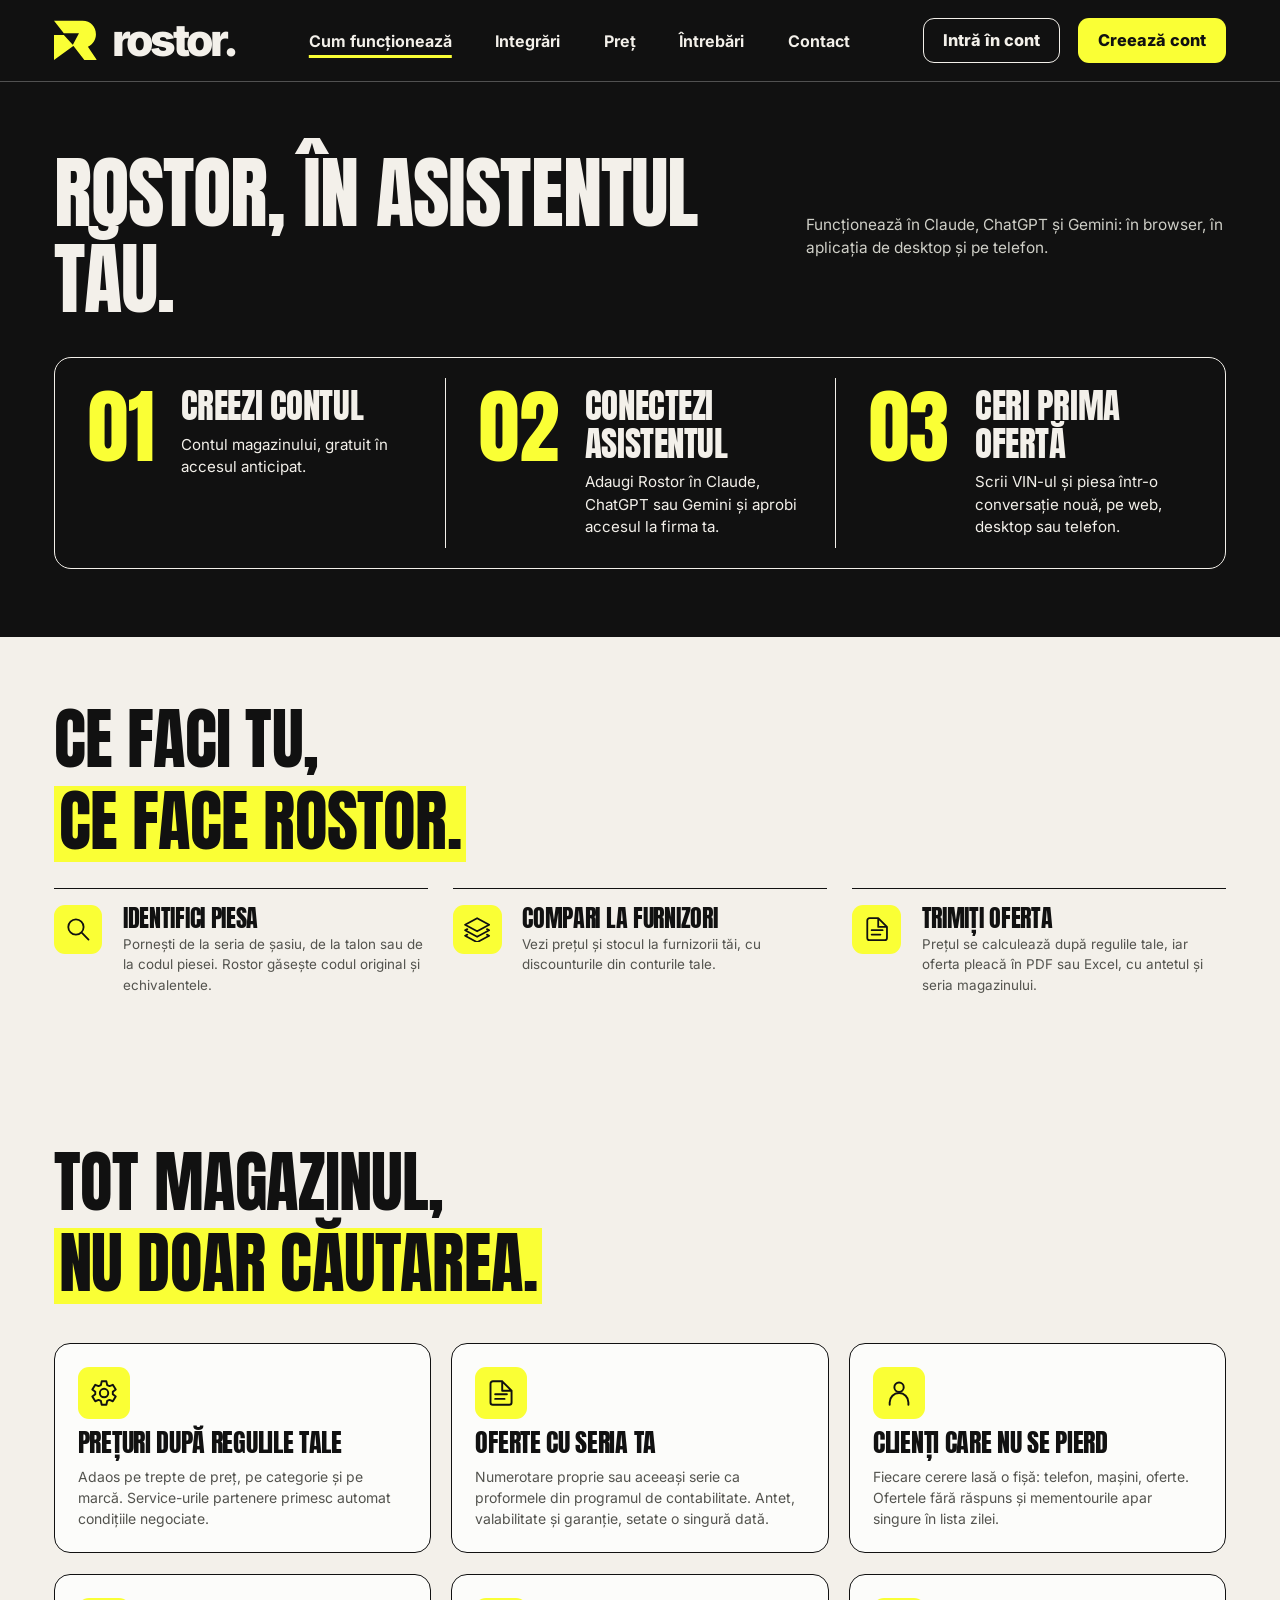
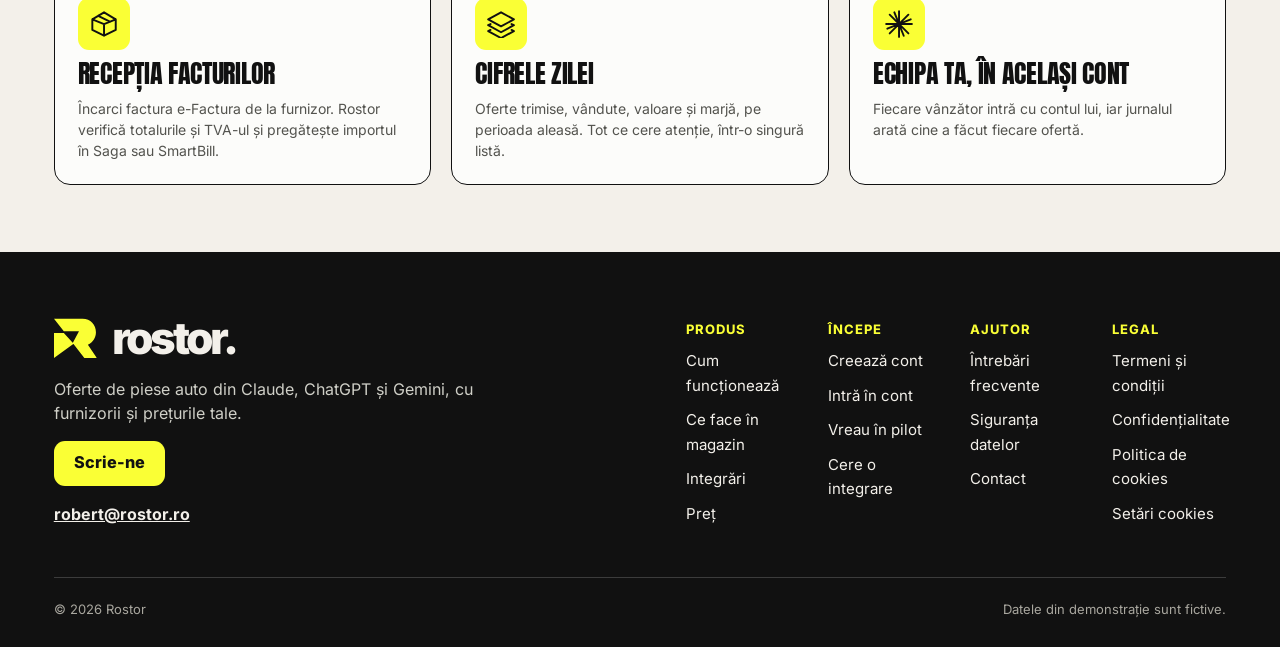
<file: cum-functioneaza.html>
<!doctype html>
<html lang="ro">
<head>
<meta charset="utf-8">
<meta name="viewport" content="width=device-width, initial-scale=1">
<meta name="theme-color" content="#111111">
<meta name="description" content="Cum lucrezi cu Rostor: contul, asistentul și prima ofertă.">
<title>Cum funcționează — Rostor</title>
<link rel="icon" href="/favicon.svg" type="image/svg+xml">
<link rel="icon" href="/favicon.ico" sizes="48x48">
<link rel="apple-touch-icon" href="/apple-touch-icon.png">
<link rel="preload" href="/assets/fonts/anton-latin-400-normal.woff2" as="font" type="font/woff2" crossorigin>
<link rel="preload" href="/assets/fonts/inter-latin-wght-normal.woff2" as="font" type="font/woff2" crossorigin>
<link rel="stylesheet" href="/assets/site.css">
</head>
<body>
<svg class="symbols" xmlns="http://www.w3.org/2000/svg" aria-hidden="true">
<symbol id="r-mark" viewBox="0 0 48 48"><path fill="currentColor" d="M0 2h32c9 0 15 7 15 15 0 6-3 11-9 14l10 15H34L21 29l7-13H11L0 2Zm0 16h11l11 12L0 46V18Z"/></symbol>
<symbol id="i-arrow" viewBox="0 0 24 24"><path d="M3 12h17m-7-7 7 7-7 7"/></symbol>
<symbol id="i-back" viewBox="0 0 24 24"><path d="M21 12H4m7-7-7 7 7 7"/></symbol>
<symbol id="i-layers" viewBox="0 0 24 24"><path d="m12 2 11 6-11 6L1 8l11-6Zm-9 10-2 1 11 6 11-6-2-1M3 17l-2 1 11 6 11-6-2-1"/></symbol>
<symbol id="i-file" viewBox="0 0 24 24"><path d="M13 2H5a2 2 0 0 0-2 2v16a2 2 0 0 0 2 2h14a2 2 0 0 0 2-2V10Zm0 0v8h8M7 13h10M7 17h8"/></symbol>
<symbol id="i-truck" viewBox="0 0 24 24"><path d="M2 6h13v11H8m7-8h4l4 5v3h-3m-5 0h1M1 10h5m-5 4h3"/><circle cx="6" cy="17" r="2"/><circle cx="18" cy="17" r="2"/></symbol>
<symbol id="i-search" viewBox="0 0 24 24"><circle cx="10" cy="10" r="7"/><path d="m15.5 15.5 6 6"/></symbol>
<symbol id="i-gear" viewBox="0 0 24 24"><path d="m10 2-.7 3.2-2 .9L4.5 5 2 9l2.5 2v2L2 15l2.5 4 2.8-1.1 2 .9.7 3.2h4l.7-3.2 2-.9 2.8 1.1 2.5-4-2.5-2v-2L22 9l-2.5-4-2.8 1.1-2-.9L14 2Z"/><circle cx="12" cy="12" r="3.6"/></symbol>
<symbol id="i-bot" viewBox="0 0 24 24"><rect x="3" y="7" width="18" height="13" rx="4"/><path d="M12 7V4M1 12v4m22-4v4m-15-3h.01m7.99 0h.01"/><circle cx="12" cy="3" r="1"/></symbol>
<symbol id="i-box" viewBox="0 0 24 24"><path d="m12 2 10 6v9l-10 5-10-5V8Zm0 10v10M2 8l10 4 10-4M7 5l10 5"/></symbol>
<symbol id="i-plus" viewBox="0 0 24 24"><path d="M4 12h16M12 4v16"/></symbol>
<symbol id="i-check" viewBox="0 0 24 24"><path d="m4 12 5 5L20 6"/></symbol>
<symbol id="i-info" viewBox="0 0 24 24"><circle cx="12" cy="12" r="9"/><path d="M12 11v5m0-8h.01"/></symbol>
<symbol id="i-user" viewBox="0 0 24 24"><circle cx="12" cy="7" r="4"/><path d="M4 22v-2a8 8 0 0 1 16 0v2"/></symbol>
<symbol id="i-logout" viewBox="0 0 24 24"><path d="M10 3H4v18h6m2-9h10m-4-4 4 4-4 4"/></symbol>
<symbol id="i-menu" viewBox="0 0 24 24"><path d="M3 6h18M3 12h18M3 18h18"/></symbol>
<symbol id="i-chevron" viewBox="0 0 24 24"><path d="m9 5 7 7-7 7"/></symbol>
<symbol id="i-spark" viewBox="0 0 24 24"><path d="M12 1v22M1 12h22M4 4l16 16M20 4 4 20M8 2l8 20M2 16l20-8"/></symbol>
<symbol id="i-chat" viewBox="0 0 24 24"><path d="M21 11a9 9 0 0 1-9 9H4l2-4a9 9 0 1 1 15-5Z"/><path d="M8 9h8m-8 4h5"/></symbol>
<symbol id="i-pause" viewBox="0 0 24 24"><path d="M9 5v14M15 5v14"/></symbol>
<symbol id="i-play" viewBox="0 0 24 24"><path d="M8 5v14l11-7z"/></symbol>
<symbol id="i-copy" viewBox="0 0 24 24"><rect x="8" y="8" width="12" height="13" rx="2"/><path d="M15 5V4a1 1 0 0 0-1-1H5a1 1 0 0 0-1 1v12a1 1 0 0 0 1 1h1"/></symbol>
</svg>
<a class="skip" href="#principal">Sari la conținut</a>
<div id="app"><header class="header"><div class="header-row wrap"><a href="/" class="brand" aria-label="Rostor, pagina principală"><svg aria-hidden="true"><use href="#r-mark"></use></svg>rostor.</a><nav class="nav" aria-label="Navigare site"><a href="/cum-functioneaza" aria-current="page">Cum funcționează</a><a href="/integrari">Integrări</a><a href="/preturi">Preț</a><a href="/intrebari">Întrebări</a><a href="/contact">Contact</a><a class="mobile-login" href="https://app.rostor.ro/cont">Intră în cont</a></nav><div class="header-actions"><a class="btn btn-outline login" href="https://app.rostor.ro/cont">Intră în cont</a><a class="btn btn-yellow " href="https://app.rostor.ro/start">Creează cont</a><button class="menu-toggle" type="button" aria-label="Meniu" aria-expanded="false" data-action="menu"><svg class="icon" aria-hidden="true"><use href="#i-menu"></use></svg></button></div></div></header><main id="principal" tabindex="-1"><section class="section dark workflow"><div class="wrap"><div class="workflow-heading"><h2>Rostor, în asistentul tău.</h2><p>Funcționează în Claude, ChatGPT și Gemini: în browser, în aplicația de desktop și pe telefon.</p></div>
    <ol class="steps"><li><strong aria-hidden="true">01</strong><div><h3>Creezi contul</h3><p>Contul magazinului, gratuit în accesul anticipat.</p></div></li><li><strong aria-hidden="true">02</strong><div><h3>Conectezi asistentul</h3><p>Adaugi Rostor în Claude, ChatGPT sau Gemini și aprobi accesul la firma ta.</p></div></li><li><strong aria-hidden="true">03</strong><div><h3>Ceri prima ofertă</h3><p>Scrii VIN-ul și piesa într-o conversație nouă, pe web, desktop sau telefon.</p></div></li></ol>
    </div></section><section class="section how"><div class="wrap"><h2 class="site-h2">Ce faci tu, <span>ce face Rostor.</span></h2><ol class="feature-steps feature-row"><li><div class="icon-block"><svg class="icon" aria-hidden="true"><use href="#i-search"></use></svg></div><div><h3>Identifici piesa</h3><p>Pornești de la seria de șasiu, de la talon sau de la codul piesei. Rostor găsește codul original și echivalentele.</p></div></li><li><div class="icon-block"><svg class="icon" aria-hidden="true"><use href="#i-layers"></use></svg></div><div><h3>Compari la furnizori</h3><p>Vezi prețul și stocul la furnizorii tăi, cu discounturile din conturile tale.</p></div></li><li><div class="icon-block"><svg class="icon" aria-hidden="true"><use href="#i-file"></use></svg></div><div><h3>Trimiți oferta</h3><p>Prețul se calculează după regulile tale, iar oferta pleacă în PDF sau Excel, cu antetul și seria magazinului.</p></div></li></ol></div></section><section class="section benefits" id="magazin"><div class="wrap"><h2 class="site-h2">Tot magazinul, <span>nu doar căutarea.</span></h2>
    <ul class="benefit-grid"><li><div class="icon-block"><svg class="icon" aria-hidden="true"><use href="#i-gear"></use></svg></div><h3>Prețuri după regulile tale</h3><p>Adaos pe trepte de preț, pe categorie și pe marcă. Service-urile partenere primesc automat condițiile negociate.</p></li><li><div class="icon-block"><svg class="icon" aria-hidden="true"><use href="#i-file"></use></svg></div><h3>Oferte cu seria ta</h3><p>Numerotare proprie sau aceeași serie ca proformele din programul de contabilitate. Antet, valabilitate și garanție, setate o singură dată.</p></li><li><div class="icon-block"><svg class="icon" aria-hidden="true"><use href="#i-user"></use></svg></div><h3>Clienți care nu se pierd</h3><p>Fiecare cerere lasă o fișă: telefon, mașini, oferte. Ofertele fără răspuns și mementourile apar singure în lista zilei.</p></li><li><div class="icon-block"><svg class="icon" aria-hidden="true"><use href="#i-box"></use></svg></div><h3>Recepția facturilor</h3><p>Încarci factura e-Factura de la furnizor. Rostor verifică totalurile și TVA-ul și pregătește importul în Saga sau SmartBill.</p></li><li><div class="icon-block"><svg class="icon" aria-hidden="true"><use href="#i-layers"></use></svg></div><h3>Cifrele zilei</h3><p>Oferte trimise, vândute, valoare și marjă, pe perioada aleasă. Tot ce cere atenție, într-o singură listă.</p></li><li><div class="icon-block"><svg class="icon" aria-hidden="true"><use href="#i-spark"></use></svg></div><h3>Echipa ta, în același cont</h3><p>Fiecare vânzător intră cu contul lui, iar jurnalul arată cine a făcut fiecare ofertă.</p></li></ul>
    </div></section></main><footer class="footer site-footer"><div class="wrap">
<div class="footer-top">
<div class="footer-intro"><a href="/" class="brand" aria-label="Rostor, pagina principală"><svg aria-hidden="true"><use href="#r-mark"></use></svg>rostor.</a>
<p>Oferte de piese auto din Claude, ChatGPT și Gemini, cu furnizorii și prețurile tale.</p>
<a class="btn btn-yellow" href="/contact">Scrie-ne</a>
<p class="footer-mail"><a href="mailto:robert@rostor.ro">robert@rostor.ro</a></p></div>
<div class="footer-cols">
<div class="fcol"><h3>Produs</h3><ul><li><a href="/cum-functioneaza">Cum funcționează</a></li><li><a href="/cum-functioneaza#magazin">Ce face în magazin</a></li><li><a href="/integrari">Integrări</a></li><li><a href="/preturi">Preț</a></li></ul></div>
<div class="fcol"><h3>Începe</h3><ul><li><a href="https://app.rostor.ro/start">Creează cont</a></li><li><a href="https://app.rostor.ro/cont">Intră în cont</a></li><li><a href="/contact?tip=pilot">Vreau în pilot</a></li><li><a href="/contact?tip=integrare">Cere o integrare</a></li></ul></div>
<div class="fcol"><h3>Ajutor</h3><ul><li><a href="/intrebari">Întrebări frecvente</a></li><li><a href="/intrebari#siguranta">Siguranța datelor</a></li><li><a href="/contact">Contact</a></li></ul></div>
<div class="fcol"><h3>Legal</h3><ul><li><a href="https://app.rostor.ro/termeni">Termeni și condiții</a></li><li><a href="/confidentialitate">Confidențialitate</a></li><li><a href="/cookies">Politica de cookies</a></li><li><button type="button" data-action="cookie-settings">Setări cookies</button></li></ul></div>
</div></div>
<div class="footer-bottom"><p>© 2026 Rostor</p><p>Datele din demonstrație sunt fictive.</p></div>
</div></footer><dialog class="cookie-dialog" id="cookie-dialog" aria-labelledby="cookie-title"><h2 id="cookie-title">Setări cookies</h2>
    <p>Site-ul rostor.ro nu setează cookie-uri și nu păstrează nimic în browser.</p><p><strong>Analiză și marketing</strong><br>Nu le folosim.</p>
    <form method="dialog"><button class="btn btn-yellow" autofocus>Închide</button></form>
  </dialog></div>
<script src="/assets/site.js" defer></script>
</body>
</html>
</file>
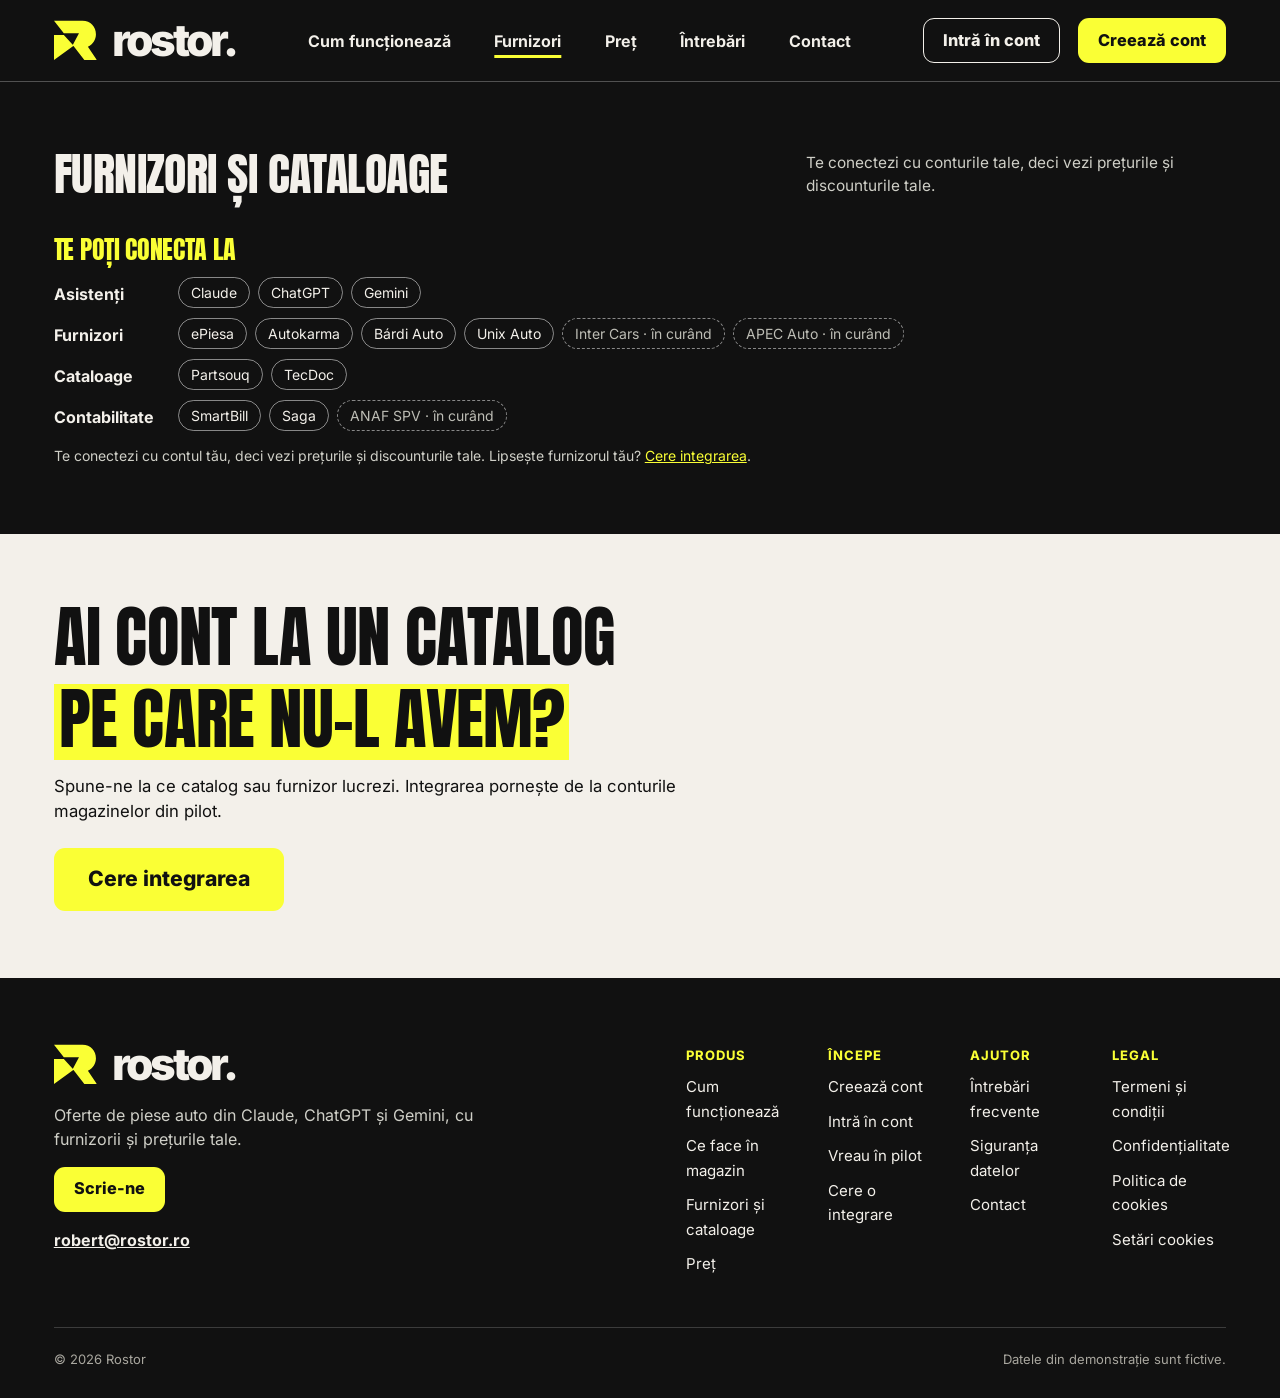
<file: furnizori.html>
<!doctype html>
<html lang="ro">
<head>
<meta charset="utf-8">
<meta name="viewport" content="width=device-width, initial-scale=1">
<meta name="theme-color" content="#111111">
<meta name="description" content="Furnizorii, cataloagele și programele de contabilitate cu care lucrează Rostor.">
<title>Furnizori și cataloage — Rostor</title>
<link rel="icon" href="/assets/rostor-logo.svg" type="image/svg+xml">
<link rel="preload" href="/assets/fonts/anton-latin-400-normal.woff2" as="font" type="font/woff2" crossorigin>
<link rel="preload" href="/assets/fonts/inter-latin-wght-normal.woff2" as="font" type="font/woff2" crossorigin>
<link rel="stylesheet" href="/assets/site.css">
</head>
<body>
<svg class="symbols" xmlns="http://www.w3.org/2000/svg" aria-hidden="true">
<symbol id="r-mark" viewBox="0 0 48 48"><path fill="currentColor" d="M0 2h32c9 0 15 7 15 15 0 6-3 11-9 14l10 15H34L21 29l7-13H11L0 2Zm0 16h11l11 12L0 46V18Z"/></symbol>
<symbol id="i-arrow" viewBox="0 0 24 24"><path d="M3 12h17m-7-7 7 7-7 7"/></symbol>
<symbol id="i-back" viewBox="0 0 24 24"><path d="M21 12H4m7-7-7 7 7 7"/></symbol>
<symbol id="i-layers" viewBox="0 0 24 24"><path d="m12 2 11 6-11 6L1 8l11-6Zm-9 10-2 1 11 6 11-6-2-1M3 17l-2 1 11 6 11-6-2-1"/></symbol>
<symbol id="i-file" viewBox="0 0 24 24"><path d="M13 2H5a2 2 0 0 0-2 2v16a2 2 0 0 0 2 2h14a2 2 0 0 0 2-2V10Zm0 0v8h8M7 13h10M7 17h8"/></symbol>
<symbol id="i-truck" viewBox="0 0 24 24"><path d="M2 6h13v11H8m7-8h4l4 5v3h-3m-5 0h1M1 10h5m-5 4h3"/><circle cx="6" cy="17" r="2"/><circle cx="18" cy="17" r="2"/></symbol>
<symbol id="i-search" viewBox="0 0 24 24"><circle cx="10" cy="10" r="7"/><path d="m15.5 15.5 6 6"/></symbol>
<symbol id="i-gear" viewBox="0 0 24 24"><path d="m10 2-.7 3.2-2 .9L4.5 5 2 9l2.5 2v2L2 15l2.5 4 2.8-1.1 2 .9.7 3.2h4l.7-3.2 2-.9 2.8 1.1 2.5-4-2.5-2v-2L22 9l-2.5-4-2.8 1.1-2-.9L14 2Z"/><circle cx="12" cy="12" r="3.6"/></symbol>
<symbol id="i-bot" viewBox="0 0 24 24"><rect x="3" y="7" width="18" height="13" rx="4"/><path d="M12 7V4M1 12v4m22-4v4m-15-3h.01m7.99 0h.01"/><circle cx="12" cy="3" r="1"/></symbol>
<symbol id="i-box" viewBox="0 0 24 24"><path d="m12 2 10 6v9l-10 5-10-5V8Zm0 10v10M2 8l10 4 10-4M7 5l10 5"/></symbol>
<symbol id="i-plus" viewBox="0 0 24 24"><path d="M4 12h16M12 4v16"/></symbol>
<symbol id="i-check" viewBox="0 0 24 24"><path d="m4 12 5 5L20 6"/></symbol>
<symbol id="i-info" viewBox="0 0 24 24"><circle cx="12" cy="12" r="9"/><path d="M12 11v5m0-8h.01"/></symbol>
<symbol id="i-user" viewBox="0 0 24 24"><circle cx="12" cy="7" r="4"/><path d="M4 22v-2a8 8 0 0 1 16 0v2"/></symbol>
<symbol id="i-logout" viewBox="0 0 24 24"><path d="M10 3H4v18h6m2-9h10m-4-4 4 4-4 4"/></symbol>
<symbol id="i-menu" viewBox="0 0 24 24"><path d="M3 6h18M3 12h18M3 18h18"/></symbol>
<symbol id="i-chevron" viewBox="0 0 24 24"><path d="m9 5 7 7-7 7"/></symbol>
<symbol id="i-spark" viewBox="0 0 24 24"><path d="M12 1v22M1 12h22M4 4l16 16M20 4 4 20M8 2l8 20M2 16l20-8"/></symbol>
<symbol id="i-chat" viewBox="0 0 24 24"><path d="M21 11a9 9 0 0 1-9 9H4l2-4a9 9 0 1 1 15-5Z"/><path d="M8 9h8m-8 4h5"/></symbol>
<symbol id="i-pause" viewBox="0 0 24 24"><path d="M9 5v14M15 5v14"/></symbol>
<symbol id="i-play" viewBox="0 0 24 24"><path d="M8 5v14l11-7z"/></symbol>
<symbol id="i-copy" viewBox="0 0 24 24"><rect x="8" y="8" width="12" height="13" rx="2"/><path d="M15 5V4a1 1 0 0 0-1-1H5a1 1 0 0 0-1 1v12a1 1 0 0 0 1 1h1"/></symbol>
</svg>
<a class="skip" href="#principal">Sari la conținut</a>
<div id="app"><header class="header"><div class="header-row wrap"><a href="/" class="brand" aria-label="Rostor, pagina principală"><svg aria-hidden="true"><use href="#r-mark"></use></svg>rostor.</a><nav class="nav" aria-label="Navigare site"><a href="/cum-functioneaza">Cum funcționează</a><a href="/furnizori" aria-current="page">Furnizori</a><a href="/preturi">Preț</a><a href="/intrebari">Întrebări</a><a href="/contact">Contact</a><a class="mobile-login" href="https://app.rostor.ro/cont">Intră în cont</a></nav><div class="header-actions"><a class="btn btn-outline login" href="https://app.rostor.ro/cont">Intră în cont</a><a class="btn btn-yellow " href="https://app.rostor.ro/start">Creează cont</a><button class="menu-toggle" type="button" aria-label="Meniu" aria-expanded="false" data-action="menu"><svg class="icon" aria-hidden="true"><use href="#i-menu"></use></svg></button></div></div></header><main id="principal" tabindex="-1"><section class="section dark workflow suppliers-page"><div class="wrap"><div class="workflow-heading"><h1>Furnizori și cataloage</h1><p>Te conectezi cu conturile tale, deci vezi prețurile și discounturile tale.</p></div><div class="works-with"><h3>Te poți conecta la</h3><dl><dt>Asistenți</dt><dd><span>Claude</span><span>ChatGPT</span><span>Gemini</span></dd><dt>Furnizori</dt><dd><span>ePiesa</span><span>Autokarma</span><span>Bárdi Auto</span><span>Unix Auto</span><span class="soon">Inter Cars · în curând</span><span class="soon">APEC Auto · în curând</span></dd><dt>Cataloage</dt><dd><span>Partsouq</span><span>TecDoc</span></dd><dt>Contabilitate</dt><dd><span>SmartBill</span><span>Saga</span><span class="soon">ANAF SPV · în curând</span></dd></dl><p>Te conectezi cu contul tău, deci vezi prețurile și discounturile tale. Lipsește furnizorul tău? <a href="/contact?tip=integrare" data-tip="integrare">Cere integrarea</a>.</p></div></div></section><section class="section suppliers-ask"><div class="wrap"><h2 class="site-h2">Ai cont la un catalog <span>pe care nu-l avem?</span></h2><p class="section-lead">Spune-ne la ce catalog sau furnizor lucrezi. Integrarea pornește de la conturile magazinelor din pilot.</p><p><a class="btn btn-yellow btn-large" href="/contact?tip=integrare">Cere integrarea</a></p></div></section></main><footer class="footer site-footer"><div class="wrap">
<div class="footer-top">
<div class="footer-intro"><a href="/" class="brand" aria-label="Rostor, pagina principală"><svg aria-hidden="true"><use href="#r-mark"></use></svg>rostor.</a>
<p>Oferte de piese auto din Claude, ChatGPT și Gemini, cu furnizorii și prețurile tale.</p>
<a class="btn btn-yellow" href="/contact">Scrie-ne</a>
<p class="footer-mail"><a href="mailto:robert@rostor.ro">robert@rostor.ro</a></p></div>
<div class="footer-cols">
<div class="fcol"><h3>Produs</h3><ul><li><a href="/cum-functioneaza">Cum funcționează</a></li><li><a href="/cum-functioneaza#magazin">Ce face în magazin</a></li><li><a href="/furnizori">Furnizori și cataloage</a></li><li><a href="/preturi">Preț</a></li></ul></div>
<div class="fcol"><h3>Începe</h3><ul><li><a href="https://app.rostor.ro/start">Creează cont</a></li><li><a href="https://app.rostor.ro/cont">Intră în cont</a></li><li><a href="/contact?tip=pilot">Vreau în pilot</a></li><li><a href="/contact?tip=integrare">Cere o integrare</a></li></ul></div>
<div class="fcol"><h3>Ajutor</h3><ul><li><a href="/intrebari">Întrebări frecvente</a></li><li><a href="/intrebari#siguranta">Siguranța datelor</a></li><li><a href="/contact">Contact</a></li></ul></div>
<div class="fcol"><h3>Legal</h3><ul><li><a href="https://app.rostor.ro/termeni">Termeni și condiții</a></li><li><a href="/confidentialitate">Confidențialitate</a></li><li><a href="/cookies">Politica de cookies</a></li><li><button type="button" data-action="cookie-settings">Setări cookies</button></li></ul></div>
</div></div>
<div class="footer-bottom"><p>© 2026 Rostor</p><p>Datele din demonstrație sunt fictive.</p></div>
</div></footer><dialog class="cookie-dialog" id="cookie-dialog" aria-labelledby="cookie-title"><h2 id="cookie-title">Setări cookies</h2>
    <p>Site-ul rostor.ro nu setează cookie-uri și nu păstrează nimic în browser.</p><p><strong>Analiză și marketing</strong><br>Nu le folosim.</p>
    <form method="dialog"><button class="btn btn-yellow" autofocus>Închide</button></form>
  </dialog></div>
<script src="/assets/site.js" defer></script>
</body>
</html>
</file>
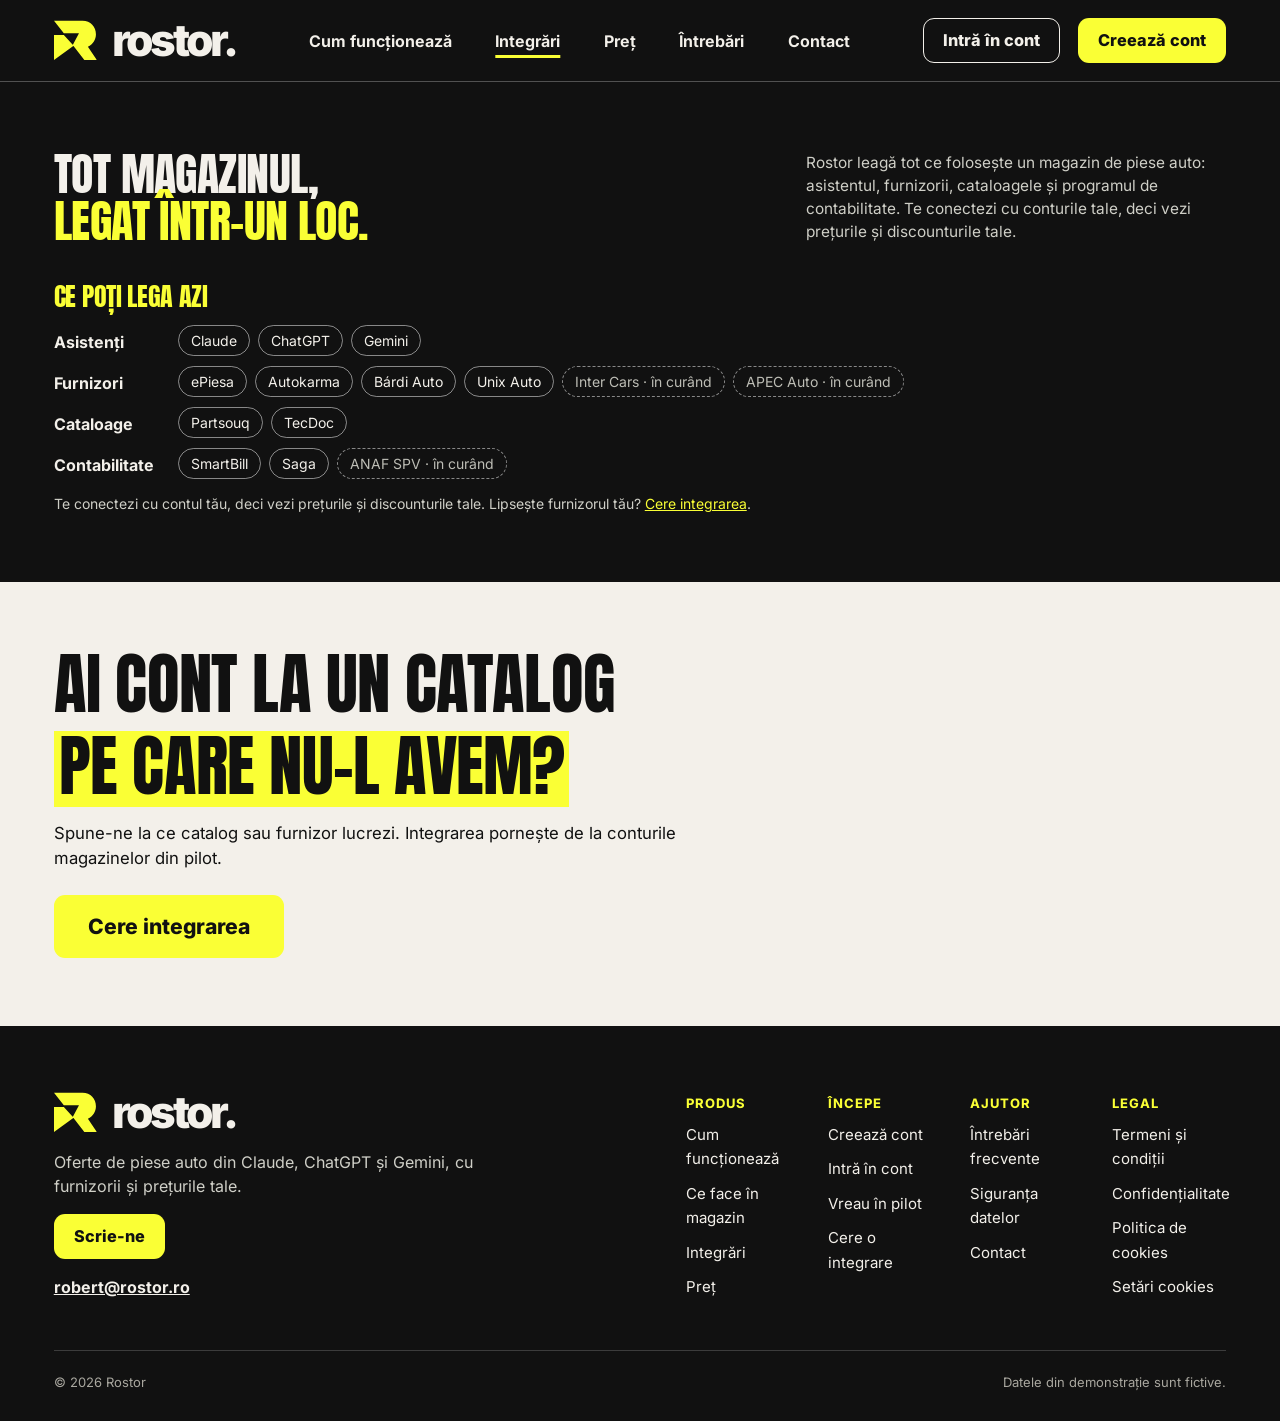
<file: integrari.html>
<!doctype html>
<html lang="ro">
<head>
<meta charset="utf-8">
<meta name="viewport" content="width=device-width, initial-scale=1">
<meta name="theme-color" content="#111111">
<meta name="description" content="Rostor leagă tot ce folosește un magazin de piese auto: asistentul, furnizorii, cataloagele și contabilitatea.">
<title>Integrări — Rostor</title>
<link rel="icon" href="/favicon.svg" type="image/svg+xml">
<link rel="icon" href="/favicon.ico" sizes="48x48">
<link rel="apple-touch-icon" href="/apple-touch-icon.png">
<link rel="preload" href="/assets/fonts/anton-latin-400-normal.woff2" as="font" type="font/woff2" crossorigin>
<link rel="preload" href="/assets/fonts/inter-latin-wght-normal.woff2" as="font" type="font/woff2" crossorigin>
<link rel="stylesheet" href="/assets/site.css">
</head>
<body>
<svg class="symbols" xmlns="http://www.w3.org/2000/svg" aria-hidden="true">
<symbol id="r-mark" viewBox="0 0 48 48"><path fill="currentColor" d="M0 2h32c9 0 15 7 15 15 0 6-3 11-9 14l10 15H34L21 29l7-13H11L0 2Zm0 16h11l11 12L0 46V18Z"/></symbol>
<symbol id="i-arrow" viewBox="0 0 24 24"><path d="M3 12h17m-7-7 7 7-7 7"/></symbol>
<symbol id="i-back" viewBox="0 0 24 24"><path d="M21 12H4m7-7-7 7 7 7"/></symbol>
<symbol id="i-layers" viewBox="0 0 24 24"><path d="m12 2 11 6-11 6L1 8l11-6Zm-9 10-2 1 11 6 11-6-2-1M3 17l-2 1 11 6 11-6-2-1"/></symbol>
<symbol id="i-file" viewBox="0 0 24 24"><path d="M13 2H5a2 2 0 0 0-2 2v16a2 2 0 0 0 2 2h14a2 2 0 0 0 2-2V10Zm0 0v8h8M7 13h10M7 17h8"/></symbol>
<symbol id="i-truck" viewBox="0 0 24 24"><path d="M2 6h13v11H8m7-8h4l4 5v3h-3m-5 0h1M1 10h5m-5 4h3"/><circle cx="6" cy="17" r="2"/><circle cx="18" cy="17" r="2"/></symbol>
<symbol id="i-search" viewBox="0 0 24 24"><circle cx="10" cy="10" r="7"/><path d="m15.5 15.5 6 6"/></symbol>
<symbol id="i-gear" viewBox="0 0 24 24"><path d="m10 2-.7 3.2-2 .9L4.5 5 2 9l2.5 2v2L2 15l2.5 4 2.8-1.1 2 .9.7 3.2h4l.7-3.2 2-.9 2.8 1.1 2.5-4-2.5-2v-2L22 9l-2.5-4-2.8 1.1-2-.9L14 2Z"/><circle cx="12" cy="12" r="3.6"/></symbol>
<symbol id="i-bot" viewBox="0 0 24 24"><rect x="3" y="7" width="18" height="13" rx="4"/><path d="M12 7V4M1 12v4m22-4v4m-15-3h.01m7.99 0h.01"/><circle cx="12" cy="3" r="1"/></symbol>
<symbol id="i-box" viewBox="0 0 24 24"><path d="m12 2 10 6v9l-10 5-10-5V8Zm0 10v10M2 8l10 4 10-4M7 5l10 5"/></symbol>
<symbol id="i-plus" viewBox="0 0 24 24"><path d="M4 12h16M12 4v16"/></symbol>
<symbol id="i-check" viewBox="0 0 24 24"><path d="m4 12 5 5L20 6"/></symbol>
<symbol id="i-info" viewBox="0 0 24 24"><circle cx="12" cy="12" r="9"/><path d="M12 11v5m0-8h.01"/></symbol>
<symbol id="i-user" viewBox="0 0 24 24"><circle cx="12" cy="7" r="4"/><path d="M4 22v-2a8 8 0 0 1 16 0v2"/></symbol>
<symbol id="i-logout" viewBox="0 0 24 24"><path d="M10 3H4v18h6m2-9h10m-4-4 4 4-4 4"/></symbol>
<symbol id="i-menu" viewBox="0 0 24 24"><path d="M3 6h18M3 12h18M3 18h18"/></symbol>
<symbol id="i-chevron" viewBox="0 0 24 24"><path d="m9 5 7 7-7 7"/></symbol>
<symbol id="i-spark" viewBox="0 0 24 24"><path d="M12 1v22M1 12h22M4 4l16 16M20 4 4 20M8 2l8 20M2 16l20-8"/></symbol>
<symbol id="i-chat" viewBox="0 0 24 24"><path d="M21 11a9 9 0 0 1-9 9H4l2-4a9 9 0 1 1 15-5Z"/><path d="M8 9h8m-8 4h5"/></symbol>
<symbol id="i-pause" viewBox="0 0 24 24"><path d="M9 5v14M15 5v14"/></symbol>
<symbol id="i-play" viewBox="0 0 24 24"><path d="M8 5v14l11-7z"/></symbol>
<symbol id="i-copy" viewBox="0 0 24 24"><rect x="8" y="8" width="12" height="13" rx="2"/><path d="M15 5V4a1 1 0 0 0-1-1H5a1 1 0 0 0-1 1v12a1 1 0 0 0 1 1h1"/></symbol>
</svg>
<a class="skip" href="#principal">Sari la conținut</a>
<div id="app"><header class="header"><div class="header-row wrap"><a href="/" class="brand" aria-label="Rostor, pagina principală"><svg aria-hidden="true"><use href="#r-mark"></use></svg>rostor.</a><nav class="nav" aria-label="Navigare site"><a href="/cum-functioneaza">Cum funcționează</a><a href="/integrari" aria-current="page">Integrări</a><a href="/preturi">Preț</a><a href="/intrebari">Întrebări</a><a href="/contact">Contact</a><a class="mobile-login" href="https://app.rostor.ro/cont">Intră în cont</a></nav><div class="header-actions"><a class="btn btn-outline login" href="https://app.rostor.ro/cont">Intră în cont</a><a class="btn btn-yellow " href="https://app.rostor.ro/start">Creează cont</a><button class="menu-toggle" type="button" aria-label="Meniu" aria-expanded="false" data-action="menu"><svg class="icon" aria-hidden="true"><use href="#i-menu"></use></svg></button></div></div></header><main id="principal" tabindex="-1"><section class="section dark workflow suppliers-page"><div class="wrap"><div class="workflow-heading"><h1>Tot magazinul, <span>legat într-un loc.</span></h1><p>Rostor leagă tot ce folosește un magazin de piese auto: asistentul, furnizorii, cataloagele și programul de contabilitate. Te conectezi cu conturile tale, deci vezi prețurile și discounturile tale.</p></div><div class="works-with"><h3>Ce poți lega azi</h3><dl><dt>Asistenți</dt><dd><span>Claude</span><span>ChatGPT</span><span>Gemini</span></dd><dt>Furnizori</dt><dd><span>ePiesa</span><span>Autokarma</span><span>Bárdi Auto</span><span>Unix Auto</span><span class="soon">Inter Cars · în curând</span><span class="soon">APEC Auto · în curând</span></dd><dt>Cataloage</dt><dd><span>Partsouq</span><span>TecDoc</span></dd><dt>Contabilitate</dt><dd><span>SmartBill</span><span>Saga</span><span class="soon">ANAF SPV · în curând</span></dd></dl><p>Te conectezi cu contul tău, deci vezi prețurile și discounturile tale. Lipsește furnizorul tău? <a href="/contact?tip=integrare" data-tip="integrare">Cere integrarea</a>.</p></div></div></section><section class="section suppliers-ask"><div class="wrap"><h2 class="site-h2">Ai cont la un catalog <span>pe care nu-l avem?</span></h2><p class="section-lead">Spune-ne la ce catalog sau furnizor lucrezi. Integrarea pornește de la conturile magazinelor din pilot.</p><p><a class="btn btn-yellow btn-large" href="/contact?tip=integrare">Cere integrarea</a></p></div></section></main><footer class="footer site-footer"><div class="wrap">
<div class="footer-top">
<div class="footer-intro"><a href="/" class="brand" aria-label="Rostor, pagina principală"><svg aria-hidden="true"><use href="#r-mark"></use></svg>rostor.</a>
<p>Oferte de piese auto din Claude, ChatGPT și Gemini, cu furnizorii și prețurile tale.</p>
<a class="btn btn-yellow" href="/contact">Scrie-ne</a>
<p class="footer-mail"><a href="mailto:robert@rostor.ro">robert@rostor.ro</a></p></div>
<div class="footer-cols">
<div class="fcol"><h3>Produs</h3><ul><li><a href="/cum-functioneaza">Cum funcționează</a></li><li><a href="/cum-functioneaza#magazin">Ce face în magazin</a></li><li><a href="/integrari">Integrări</a></li><li><a href="/preturi">Preț</a></li></ul></div>
<div class="fcol"><h3>Începe</h3><ul><li><a href="https://app.rostor.ro/start">Creează cont</a></li><li><a href="https://app.rostor.ro/cont">Intră în cont</a></li><li><a href="/contact?tip=pilot">Vreau în pilot</a></li><li><a href="/contact?tip=integrare">Cere o integrare</a></li></ul></div>
<div class="fcol"><h3>Ajutor</h3><ul><li><a href="/intrebari">Întrebări frecvente</a></li><li><a href="/intrebari#siguranta">Siguranța datelor</a></li><li><a href="/contact">Contact</a></li></ul></div>
<div class="fcol"><h3>Legal</h3><ul><li><a href="https://app.rostor.ro/termeni">Termeni și condiții</a></li><li><a href="/confidentialitate">Confidențialitate</a></li><li><a href="/cookies">Politica de cookies</a></li><li><button type="button" data-action="cookie-settings">Setări cookies</button></li></ul></div>
</div></div>
<div class="footer-bottom"><p>© 2026 Rostor</p><p>Datele din demonstrație sunt fictive.</p></div>
</div></footer><dialog class="cookie-dialog" id="cookie-dialog" aria-labelledby="cookie-title"><h2 id="cookie-title">Setări cookies</h2>
    <p>Site-ul rostor.ro nu setează cookie-uri și nu păstrează nimic în browser.</p><p><strong>Analiză și marketing</strong><br>Nu le folosim.</p>
    <form method="dialog"><button class="btn btn-yellow" autofocus>Închide</button></form>
  </dialog></div>
<script src="/assets/site.js" defer></script>
</body>
</html>
</file>
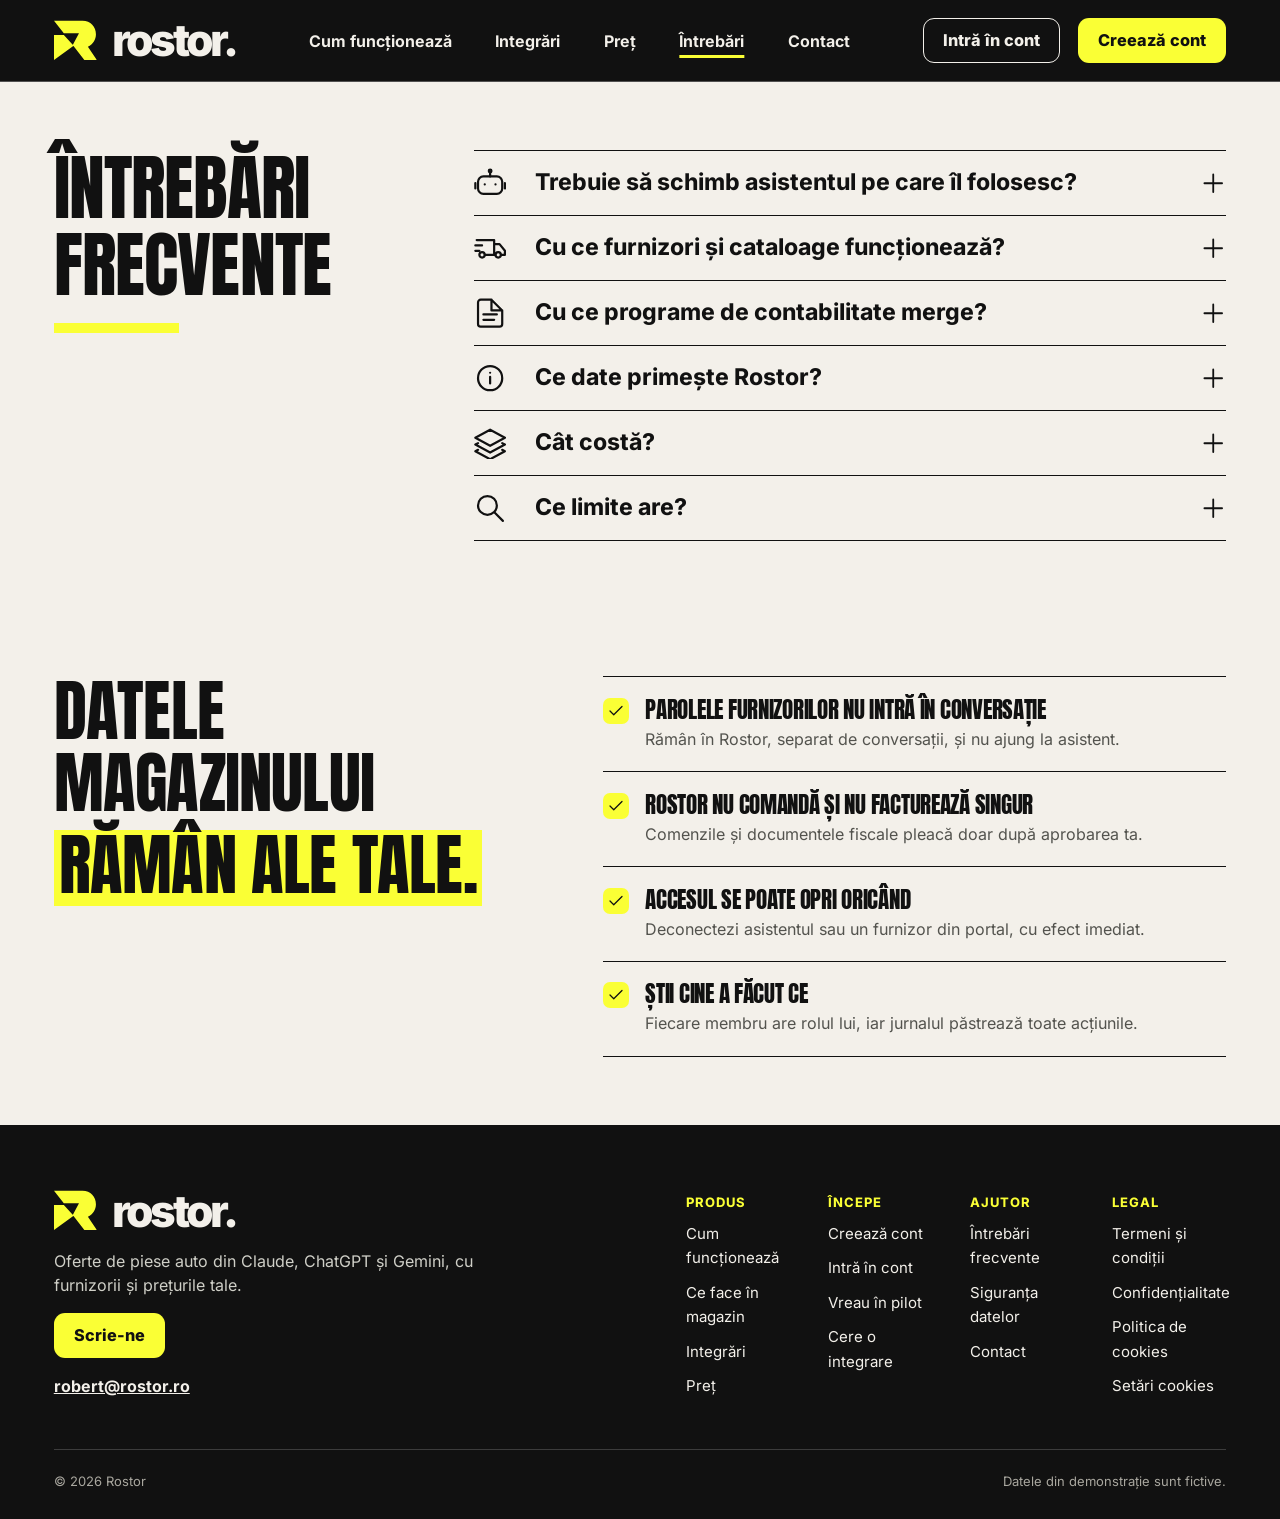
<file: intrebari.html>
<!doctype html>
<html lang="ro">
<head>
<meta charset="utf-8">
<meta name="viewport" content="width=device-width, initial-scale=1">
<meta name="theme-color" content="#111111">
<meta name="description" content="Răspunsuri despre Rostor și despre cum păstrăm datele magazinului.">
<title>Întrebări frecvente — Rostor</title>
<link rel="icon" href="/favicon.svg" type="image/svg+xml">
<link rel="icon" href="/favicon.ico" sizes="48x48">
<link rel="apple-touch-icon" href="/apple-touch-icon.png">
<link rel="preload" href="/assets/fonts/anton-latin-400-normal.woff2" as="font" type="font/woff2" crossorigin>
<link rel="preload" href="/assets/fonts/inter-latin-wght-normal.woff2" as="font" type="font/woff2" crossorigin>
<link rel="stylesheet" href="/assets/site.css">
</head>
<body>
<svg class="symbols" xmlns="http://www.w3.org/2000/svg" aria-hidden="true">
<symbol id="r-mark" viewBox="0 0 48 48"><path fill="currentColor" d="M0 2h32c9 0 15 7 15 15 0 6-3 11-9 14l10 15H34L21 29l7-13H11L0 2Zm0 16h11l11 12L0 46V18Z"/></symbol>
<symbol id="i-arrow" viewBox="0 0 24 24"><path d="M3 12h17m-7-7 7 7-7 7"/></symbol>
<symbol id="i-back" viewBox="0 0 24 24"><path d="M21 12H4m7-7-7 7 7 7"/></symbol>
<symbol id="i-layers" viewBox="0 0 24 24"><path d="m12 2 11 6-11 6L1 8l11-6Zm-9 10-2 1 11 6 11-6-2-1M3 17l-2 1 11 6 11-6-2-1"/></symbol>
<symbol id="i-file" viewBox="0 0 24 24"><path d="M13 2H5a2 2 0 0 0-2 2v16a2 2 0 0 0 2 2h14a2 2 0 0 0 2-2V10Zm0 0v8h8M7 13h10M7 17h8"/></symbol>
<symbol id="i-truck" viewBox="0 0 24 24"><path d="M2 6h13v11H8m7-8h4l4 5v3h-3m-5 0h1M1 10h5m-5 4h3"/><circle cx="6" cy="17" r="2"/><circle cx="18" cy="17" r="2"/></symbol>
<symbol id="i-search" viewBox="0 0 24 24"><circle cx="10" cy="10" r="7"/><path d="m15.5 15.5 6 6"/></symbol>
<symbol id="i-gear" viewBox="0 0 24 24"><path d="m10 2-.7 3.2-2 .9L4.5 5 2 9l2.5 2v2L2 15l2.5 4 2.8-1.1 2 .9.7 3.2h4l.7-3.2 2-.9 2.8 1.1 2.5-4-2.5-2v-2L22 9l-2.5-4-2.8 1.1-2-.9L14 2Z"/><circle cx="12" cy="12" r="3.6"/></symbol>
<symbol id="i-bot" viewBox="0 0 24 24"><rect x="3" y="7" width="18" height="13" rx="4"/><path d="M12 7V4M1 12v4m22-4v4m-15-3h.01m7.99 0h.01"/><circle cx="12" cy="3" r="1"/></symbol>
<symbol id="i-box" viewBox="0 0 24 24"><path d="m12 2 10 6v9l-10 5-10-5V8Zm0 10v10M2 8l10 4 10-4M7 5l10 5"/></symbol>
<symbol id="i-plus" viewBox="0 0 24 24"><path d="M4 12h16M12 4v16"/></symbol>
<symbol id="i-check" viewBox="0 0 24 24"><path d="m4 12 5 5L20 6"/></symbol>
<symbol id="i-info" viewBox="0 0 24 24"><circle cx="12" cy="12" r="9"/><path d="M12 11v5m0-8h.01"/></symbol>
<symbol id="i-user" viewBox="0 0 24 24"><circle cx="12" cy="7" r="4"/><path d="M4 22v-2a8 8 0 0 1 16 0v2"/></symbol>
<symbol id="i-logout" viewBox="0 0 24 24"><path d="M10 3H4v18h6m2-9h10m-4-4 4 4-4 4"/></symbol>
<symbol id="i-menu" viewBox="0 0 24 24"><path d="M3 6h18M3 12h18M3 18h18"/></symbol>
<symbol id="i-chevron" viewBox="0 0 24 24"><path d="m9 5 7 7-7 7"/></symbol>
<symbol id="i-spark" viewBox="0 0 24 24"><path d="M12 1v22M1 12h22M4 4l16 16M20 4 4 20M8 2l8 20M2 16l20-8"/></symbol>
<symbol id="i-chat" viewBox="0 0 24 24"><path d="M21 11a9 9 0 0 1-9 9H4l2-4a9 9 0 1 1 15-5Z"/><path d="M8 9h8m-8 4h5"/></symbol>
<symbol id="i-pause" viewBox="0 0 24 24"><path d="M9 5v14M15 5v14"/></symbol>
<symbol id="i-play" viewBox="0 0 24 24"><path d="M8 5v14l11-7z"/></symbol>
<symbol id="i-copy" viewBox="0 0 24 24"><rect x="8" y="8" width="12" height="13" rx="2"/><path d="M15 5V4a1 1 0 0 0-1-1H5a1 1 0 0 0-1 1v12a1 1 0 0 0 1 1h1"/></symbol>
</svg>
<a class="skip" href="#principal">Sari la conținut</a>
<div id="app"><header class="header"><div class="header-row wrap"><a href="/" class="brand" aria-label="Rostor, pagina principală"><svg aria-hidden="true"><use href="#r-mark"></use></svg>rostor.</a><nav class="nav" aria-label="Navigare site"><a href="/cum-functioneaza">Cum funcționează</a><a href="/integrari">Integrări</a><a href="/preturi">Preț</a><a href="/intrebari" aria-current="page">Întrebări</a><a href="/contact">Contact</a><a class="mobile-login" href="https://app.rostor.ro/cont">Intră în cont</a></nav><div class="header-actions"><a class="btn btn-outline login" href="https://app.rostor.ro/cont">Intră în cont</a><a class="btn btn-yellow " href="https://app.rostor.ro/start">Creează cont</a><button class="menu-toggle" type="button" aria-label="Meniu" aria-expanded="false" data-action="menu"><svg class="icon" aria-hidden="true"><use href="#i-menu"></use></svg></button></div></div></header><main id="principal" tabindex="-1"><section class="section faq" id="intrebari"><div class="wrap faq-grid"><h2>Întrebări<br> frecvente</h2>
    <div class="questions"><details name="faq"><summary><svg class="icon" aria-hidden="true"><use href="#i-bot"></use></svg> <span>Trebuie să schimb asistentul pe care îl folosesc?</span> <svg class="icon" aria-hidden="true"><use href="#i-plus"></use></svg></summary><p>Nu. Rostor se adaugă în Claude, ChatGPT sau Gemini, în aplicația pe care o folosești deja: în browser, pe desktop sau pe telefon. Instalarea depinde de aplicație și de regulile spațiului tău de lucru.</p></details><details name="faq"><summary><svg class="icon" aria-hidden="true"><use href="#i-truck"></use></svg> <span>Cu ce furnizori și cataloage funcționează?</span> <svg class="icon" aria-hidden="true"><use href="#i-plus"></use></svg></summary><p>Te poți conecta la furnizorii din lista de mai sus cu contul tău, deci vezi prețurile cu discounturile tale. În portal alegi ce surse folosește asistentul. Dacă furnizorul tău lipsește, ne poți cere integrarea.</p></details><details name="faq"><summary><svg class="icon" aria-hidden="true"><use href="#i-file"></use></svg> <span>Cu ce programe de contabilitate merge?</span> <svg class="icon" aria-hidden="true"><use href="#i-plus"></use></svg></summary><p>Cu SmartBill, prin API, și cu Saga, prin fișiere de import. Rostor pregătește recepția și proformele, iar documentele fiscale se emit doar cu aprobarea ta.</p></details><details name="faq"><summary><svg class="icon" aria-hidden="true"><use href="#i-info"></use></svg> <span>Ce date primește Rostor?</span> <svg class="icon" aria-hidden="true"><use href="#i-plus"></use></svg></summary><p>Doar ce trebuie pentru căutare și ofertă: seria de șasiu, piesa cerută, clientul căruia îi trimiți oferta. Parolele furnizorilor rămân în afara conversației.</p></details><details name="faq"><summary><svg class="icon" aria-hidden="true"><use href="#i-layers"></use></svg> <span>Cât costă?</span> <svg class="icon" aria-hidden="true"><use href="#i-plus"></use></svg></summary><p>În accesul anticipat, Rostor e gratuit. Planurile plătite vin după această perioadă și le anunțăm din timp.</p></details><details name="faq"><summary><svg class="icon" aria-hidden="true"><use href="#i-search"></use></svg> <span>Ce limite are?</span> <svg class="icon" aria-hidden="true"><use href="#i-plus"></use></svg></summary><p>Acoperirea diferă după vehicul și sursă, iar stocurile și prețurile se pot schimba. Verifici potrivirea piesei înainte de a trimite oferta sau de a comanda.</p></details></div></div></section><section class="section safety" id="siguranta"><div class="wrap safety-grid"><h2 class="site-h2">Datele magazinului <span>rămân ale tale.</span></h2>
    <ul class="safety-list"><li><svg class="icon" aria-hidden="true"><use href="#i-check"></use></svg><div><h3>Parolele furnizorilor nu intră în conversație</h3><p>Rămân în Rostor, separat de conversații, și nu ajung la asistent.</p></div></li><li><svg class="icon" aria-hidden="true"><use href="#i-check"></use></svg><div><h3>Rostor nu comandă și nu facturează singur</h3><p>Comenzile și documentele fiscale pleacă doar după aprobarea ta.</p></div></li><li><svg class="icon" aria-hidden="true"><use href="#i-check"></use></svg><div><h3>Accesul se poate opri oricând</h3><p>Deconectezi asistentul sau un furnizor din portal, cu efect imediat.</p></div></li><li><svg class="icon" aria-hidden="true"><use href="#i-check"></use></svg><div><h3>Știi cine a făcut ce</h3><p>Fiecare membru are rolul lui, iar jurnalul păstrează toate acțiunile.</p></div></li></ul></div></section></main><footer class="footer site-footer"><div class="wrap">
<div class="footer-top">
<div class="footer-intro"><a href="/" class="brand" aria-label="Rostor, pagina principală"><svg aria-hidden="true"><use href="#r-mark"></use></svg>rostor.</a>
<p>Oferte de piese auto din Claude, ChatGPT și Gemini, cu furnizorii și prețurile tale.</p>
<a class="btn btn-yellow" href="/contact">Scrie-ne</a>
<p class="footer-mail"><a href="mailto:robert@rostor.ro">robert@rostor.ro</a></p></div>
<div class="footer-cols">
<div class="fcol"><h3>Produs</h3><ul><li><a href="/cum-functioneaza">Cum funcționează</a></li><li><a href="/cum-functioneaza#magazin">Ce face în magazin</a></li><li><a href="/integrari">Integrări</a></li><li><a href="/preturi">Preț</a></li></ul></div>
<div class="fcol"><h3>Începe</h3><ul><li><a href="https://app.rostor.ro/start">Creează cont</a></li><li><a href="https://app.rostor.ro/cont">Intră în cont</a></li><li><a href="/contact?tip=pilot">Vreau în pilot</a></li><li><a href="/contact?tip=integrare">Cere o integrare</a></li></ul></div>
<div class="fcol"><h3>Ajutor</h3><ul><li><a href="/intrebari">Întrebări frecvente</a></li><li><a href="/intrebari#siguranta">Siguranța datelor</a></li><li><a href="/contact">Contact</a></li></ul></div>
<div class="fcol"><h3>Legal</h3><ul><li><a href="https://app.rostor.ro/termeni">Termeni și condiții</a></li><li><a href="/confidentialitate">Confidențialitate</a></li><li><a href="/cookies">Politica de cookies</a></li><li><button type="button" data-action="cookie-settings">Setări cookies</button></li></ul></div>
</div></div>
<div class="footer-bottom"><p>© 2026 Rostor</p><p>Datele din demonstrație sunt fictive.</p></div>
</div></footer><dialog class="cookie-dialog" id="cookie-dialog" aria-labelledby="cookie-title"><h2 id="cookie-title">Setări cookies</h2>
    <p>Site-ul rostor.ro nu setează cookie-uri și nu păstrează nimic în browser.</p><p><strong>Analiză și marketing</strong><br>Nu le folosim.</p>
    <form method="dialog"><button class="btn btn-yellow" autofocus>Închide</button></form>
  </dialog></div>
<script src="/assets/site.js" defer></script>
</body>
</html>
</file>
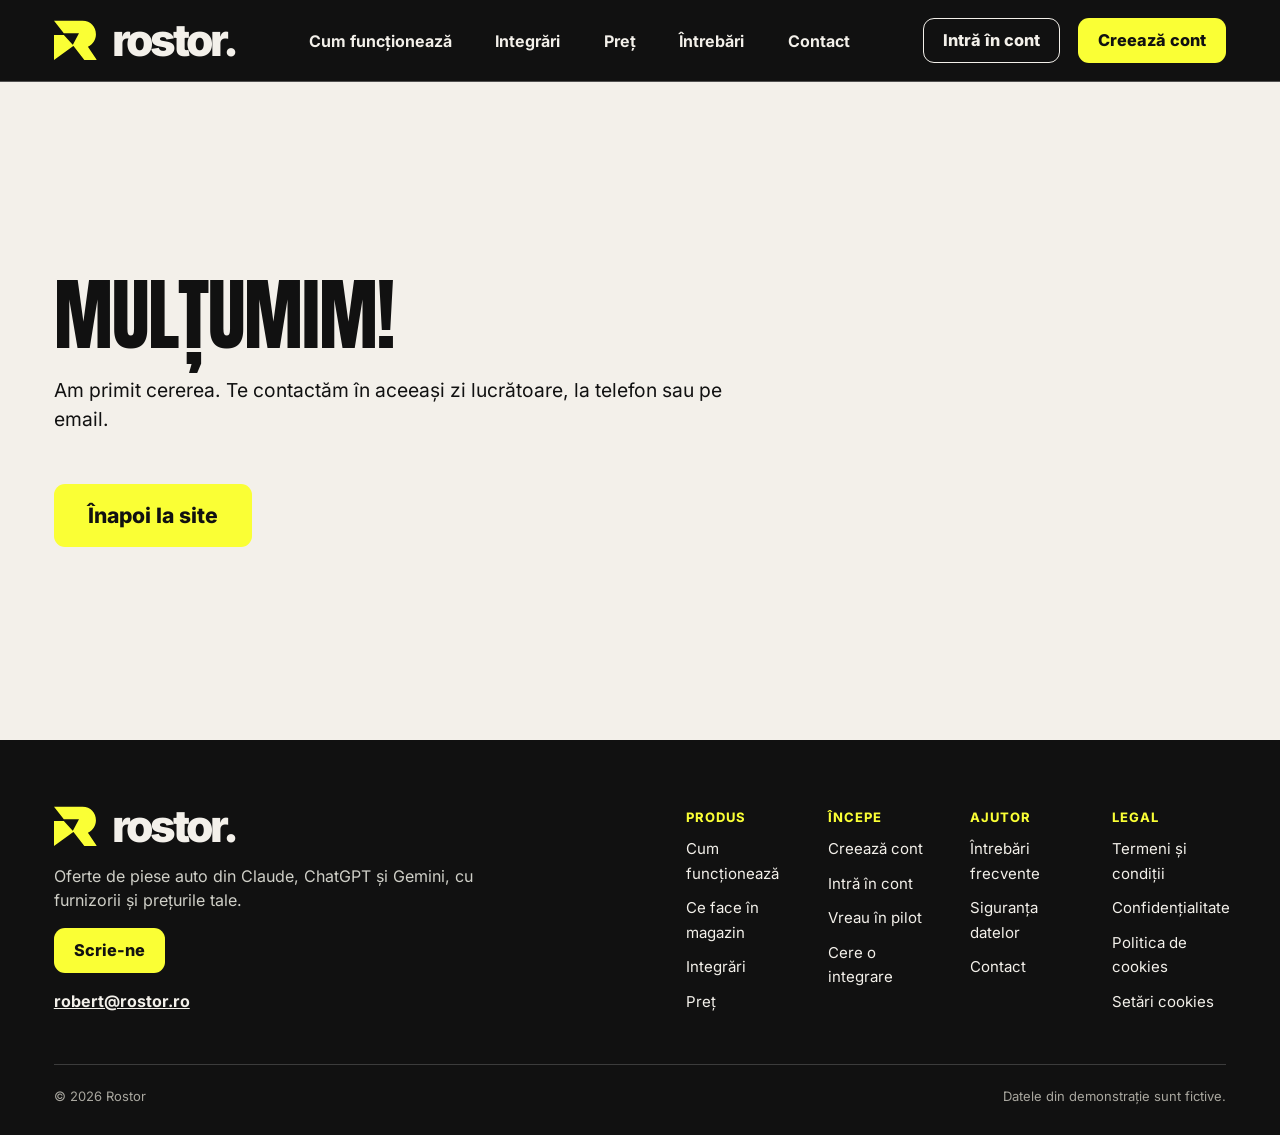
<file: multumim.html>
<!doctype html>
<html lang="ro">
<head>
<meta charset="utf-8">
<meta name="viewport" content="width=device-width, initial-scale=1">
<meta name="theme-color" content="#111111">
<meta name="description" content="Cererea ta a ajuns la Rostor.">
<meta name="robots" content="noindex">
<title>Mulțumim — Rostor</title>
<link rel="icon" href="/favicon.svg" type="image/svg+xml">
<link rel="icon" href="/favicon.ico" sizes="48x48">
<link rel="apple-touch-icon" href="/apple-touch-icon.png">
<link rel="preload" href="/assets/fonts/anton-latin-400-normal.woff2" as="font" type="font/woff2" crossorigin>
<link rel="preload" href="/assets/fonts/inter-latin-wght-normal.woff2" as="font" type="font/woff2" crossorigin>
<link rel="stylesheet" href="/assets/site.css">
</head>
<body>
<svg class="symbols" xmlns="http://www.w3.org/2000/svg" aria-hidden="true">
<symbol id="r-mark" viewBox="0 0 48 48"><path fill="currentColor" d="M0 2h32c9 0 15 7 15 15 0 6-3 11-9 14l10 15H34L21 29l7-13H11L0 2Zm0 16h11l11 12L0 46V18Z"/></symbol>
<symbol id="i-arrow" viewBox="0 0 24 24"><path d="M3 12h17m-7-7 7 7-7 7"/></symbol>
<symbol id="i-back" viewBox="0 0 24 24"><path d="M21 12H4m7-7-7 7 7 7"/></symbol>
<symbol id="i-layers" viewBox="0 0 24 24"><path d="m12 2 11 6-11 6L1 8l11-6Zm-9 10-2 1 11 6 11-6-2-1M3 17l-2 1 11 6 11-6-2-1"/></symbol>
<symbol id="i-file" viewBox="0 0 24 24"><path d="M13 2H5a2 2 0 0 0-2 2v16a2 2 0 0 0 2 2h14a2 2 0 0 0 2-2V10Zm0 0v8h8M7 13h10M7 17h8"/></symbol>
<symbol id="i-truck" viewBox="0 0 24 24"><path d="M2 6h13v11H8m7-8h4l4 5v3h-3m-5 0h1M1 10h5m-5 4h3"/><circle cx="6" cy="17" r="2"/><circle cx="18" cy="17" r="2"/></symbol>
<symbol id="i-search" viewBox="0 0 24 24"><circle cx="10" cy="10" r="7"/><path d="m15.5 15.5 6 6"/></symbol>
<symbol id="i-gear" viewBox="0 0 24 24"><path d="m10 2-.7 3.2-2 .9L4.5 5 2 9l2.5 2v2L2 15l2.5 4 2.8-1.1 2 .9.7 3.2h4l.7-3.2 2-.9 2.8 1.1 2.5-4-2.5-2v-2L22 9l-2.5-4-2.8 1.1-2-.9L14 2Z"/><circle cx="12" cy="12" r="3.6"/></symbol>
<symbol id="i-bot" viewBox="0 0 24 24"><rect x="3" y="7" width="18" height="13" rx="4"/><path d="M12 7V4M1 12v4m22-4v4m-15-3h.01m7.99 0h.01"/><circle cx="12" cy="3" r="1"/></symbol>
<symbol id="i-box" viewBox="0 0 24 24"><path d="m12 2 10 6v9l-10 5-10-5V8Zm0 10v10M2 8l10 4 10-4M7 5l10 5"/></symbol>
<symbol id="i-plus" viewBox="0 0 24 24"><path d="M4 12h16M12 4v16"/></symbol>
<symbol id="i-check" viewBox="0 0 24 24"><path d="m4 12 5 5L20 6"/></symbol>
<symbol id="i-info" viewBox="0 0 24 24"><circle cx="12" cy="12" r="9"/><path d="M12 11v5m0-8h.01"/></symbol>
<symbol id="i-user" viewBox="0 0 24 24"><circle cx="12" cy="7" r="4"/><path d="M4 22v-2a8 8 0 0 1 16 0v2"/></symbol>
<symbol id="i-logout" viewBox="0 0 24 24"><path d="M10 3H4v18h6m2-9h10m-4-4 4 4-4 4"/></symbol>
<symbol id="i-menu" viewBox="0 0 24 24"><path d="M3 6h18M3 12h18M3 18h18"/></symbol>
<symbol id="i-chevron" viewBox="0 0 24 24"><path d="m9 5 7 7-7 7"/></symbol>
<symbol id="i-spark" viewBox="0 0 24 24"><path d="M12 1v22M1 12h22M4 4l16 16M20 4 4 20M8 2l8 20M2 16l20-8"/></symbol>
<symbol id="i-chat" viewBox="0 0 24 24"><path d="M21 11a9 9 0 0 1-9 9H4l2-4a9 9 0 1 1 15-5Z"/><path d="M8 9h8m-8 4h5"/></symbol>
<symbol id="i-pause" viewBox="0 0 24 24"><path d="M9 5v14M15 5v14"/></symbol>
<symbol id="i-play" viewBox="0 0 24 24"><path d="M8 5v14l11-7z"/></symbol>
<symbol id="i-copy" viewBox="0 0 24 24"><rect x="8" y="8" width="12" height="13" rx="2"/><path d="M15 5V4a1 1 0 0 0-1-1H5a1 1 0 0 0-1 1v12a1 1 0 0 0 1 1h1"/></symbol>
</svg>
<a class="skip" href="#principal">Sari la conținut</a>
<div id="app"><header class="header"><div class="header-row wrap"><a href="/" class="brand" aria-label="Rostor, pagina principală"><svg aria-hidden="true"><use href="#r-mark"></use></svg>rostor.</a><nav class="nav" aria-label="Navigare site"><a href="/cum-functioneaza">Cum funcționează</a><a href="/integrari">Integrări</a><a href="/preturi">Preț</a><a href="/intrebari">Întrebări</a><a href="/contact">Contact</a><a class="mobile-login" href="https://app.rostor.ro/cont">Intră în cont</a></nav><div class="header-actions"><a class="btn btn-outline login" href="https://app.rostor.ro/cont">Intră în cont</a><a class="btn btn-yellow " href="https://app.rostor.ro/start">Creează cont</a><button class="menu-toggle" type="button" aria-label="Meniu" aria-expanded="false" data-action="menu"><svg class="icon" aria-hidden="true"><use href="#i-menu"></use></svg></button></div></div></header><main id="principal" tabindex="-1"><section class="wrap thanks" data-thanks>
<h1 data-title>Mulțumim!</h1>
<p data-text>Am primit cererea. Te contactăm în aceeași zi lucrătoare, la telefon sau pe email.</p>
<p><a class="btn btn-yellow btn-large" href="/" data-back>Înapoi la site</a></p>
</section></main><footer class="footer site-footer"><div class="wrap">
<div class="footer-top">
<div class="footer-intro"><a href="/" class="brand" aria-label="Rostor, pagina principală"><svg aria-hidden="true"><use href="#r-mark"></use></svg>rostor.</a>
<p>Oferte de piese auto din Claude, ChatGPT și Gemini, cu furnizorii și prețurile tale.</p>
<a class="btn btn-yellow" href="/contact">Scrie-ne</a>
<p class="footer-mail"><a href="mailto:robert@rostor.ro">robert@rostor.ro</a></p></div>
<div class="footer-cols">
<div class="fcol"><h3>Produs</h3><ul><li><a href="/cum-functioneaza">Cum funcționează</a></li><li><a href="/cum-functioneaza#magazin">Ce face în magazin</a></li><li><a href="/integrari">Integrări</a></li><li><a href="/preturi">Preț</a></li></ul></div>
<div class="fcol"><h3>Începe</h3><ul><li><a href="https://app.rostor.ro/start">Creează cont</a></li><li><a href="https://app.rostor.ro/cont">Intră în cont</a></li><li><a href="/contact?tip=pilot">Vreau în pilot</a></li><li><a href="/contact?tip=integrare">Cere o integrare</a></li></ul></div>
<div class="fcol"><h3>Ajutor</h3><ul><li><a href="/intrebari">Întrebări frecvente</a></li><li><a href="/intrebari#siguranta">Siguranța datelor</a></li><li><a href="/contact">Contact</a></li></ul></div>
<div class="fcol"><h3>Legal</h3><ul><li><a href="https://app.rostor.ro/termeni">Termeni și condiții</a></li><li><a href="/confidentialitate">Confidențialitate</a></li><li><a href="/cookies">Politica de cookies</a></li><li><button type="button" data-action="cookie-settings">Setări cookies</button></li></ul></div>
</div></div>
<div class="footer-bottom"><p>© 2026 Rostor</p><p>Datele din demonstrație sunt fictive.</p></div>
</div></footer><dialog class="cookie-dialog" id="cookie-dialog" aria-labelledby="cookie-title"><h2 id="cookie-title">Setări cookies</h2>
    <p>Site-ul rostor.ro nu setează cookie-uri și nu păstrează nimic în browser.</p><p><strong>Analiză și marketing</strong><br>Nu le folosim.</p>
    <form method="dialog"><button class="btn btn-yellow" autofocus>Închide</button></form>
  </dialog></div>
<script src="/assets/site.js" defer></script>
</body>
</html>
</file>
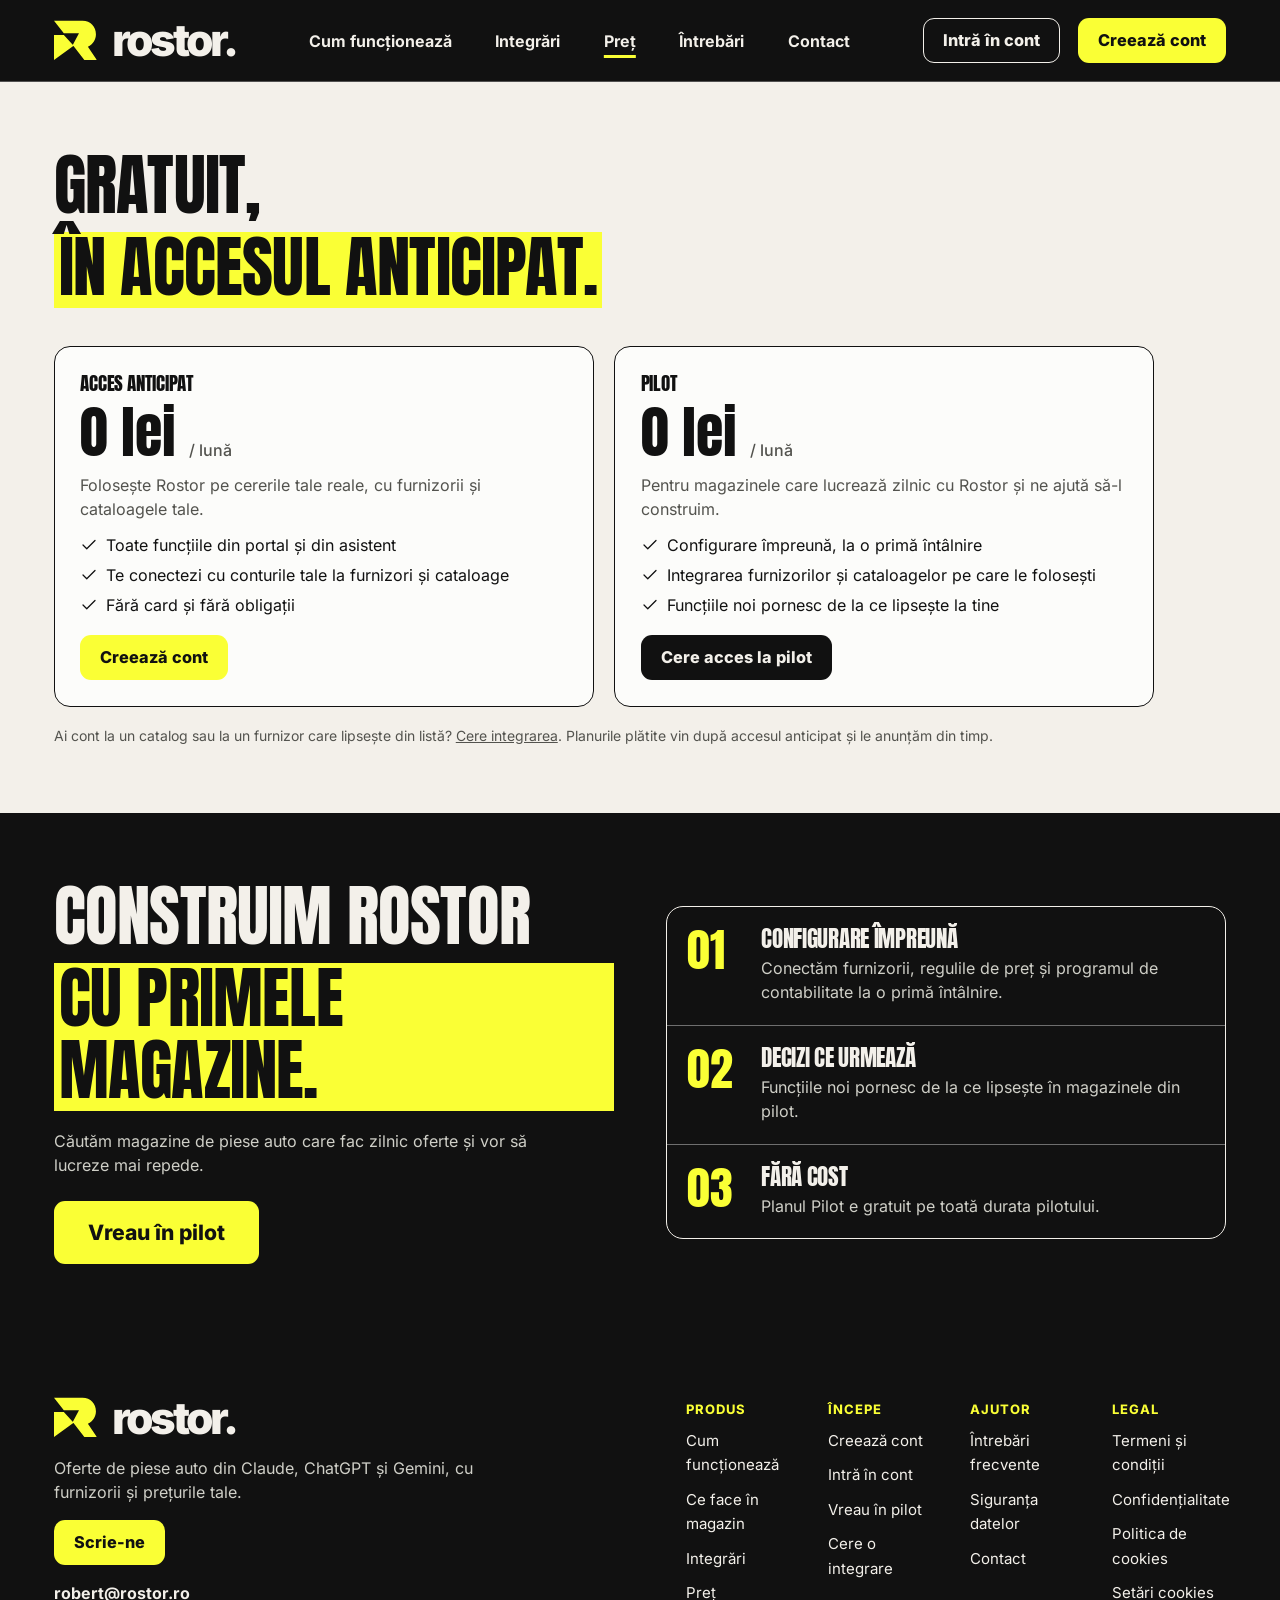
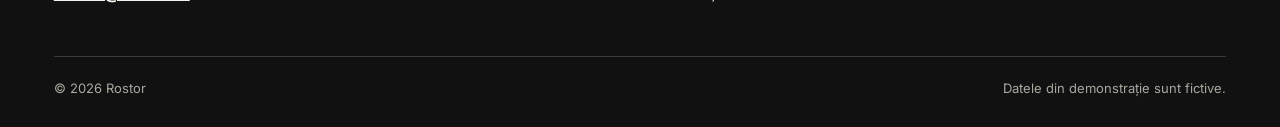
<file: preturi.html>
<!doctype html>
<html lang="ro">
<head>
<meta charset="utf-8">
<meta name="viewport" content="width=device-width, initial-scale=1">
<meta name="theme-color" content="#111111">
<meta name="description" content="Rostor e gratuit în accesul anticipat. Pilotul, pentru magazinele care lucrează zilnic cu Rostor.">
<title>Preț — Rostor</title>
<link rel="icon" href="/favicon.svg" type="image/svg+xml">
<link rel="icon" href="/favicon.ico" sizes="48x48">
<link rel="apple-touch-icon" href="/apple-touch-icon.png">
<link rel="preload" href="/assets/fonts/anton-latin-400-normal.woff2" as="font" type="font/woff2" crossorigin>
<link rel="preload" href="/assets/fonts/inter-latin-wght-normal.woff2" as="font" type="font/woff2" crossorigin>
<link rel="stylesheet" href="/assets/site.css">
</head>
<body>
<svg class="symbols" xmlns="http://www.w3.org/2000/svg" aria-hidden="true">
<symbol id="r-mark" viewBox="0 0 48 48"><path fill="currentColor" d="M0 2h32c9 0 15 7 15 15 0 6-3 11-9 14l10 15H34L21 29l7-13H11L0 2Zm0 16h11l11 12L0 46V18Z"/></symbol>
<symbol id="i-arrow" viewBox="0 0 24 24"><path d="M3 12h17m-7-7 7 7-7 7"/></symbol>
<symbol id="i-back" viewBox="0 0 24 24"><path d="M21 12H4m7-7-7 7 7 7"/></symbol>
<symbol id="i-layers" viewBox="0 0 24 24"><path d="m12 2 11 6-11 6L1 8l11-6Zm-9 10-2 1 11 6 11-6-2-1M3 17l-2 1 11 6 11-6-2-1"/></symbol>
<symbol id="i-file" viewBox="0 0 24 24"><path d="M13 2H5a2 2 0 0 0-2 2v16a2 2 0 0 0 2 2h14a2 2 0 0 0 2-2V10Zm0 0v8h8M7 13h10M7 17h8"/></symbol>
<symbol id="i-truck" viewBox="0 0 24 24"><path d="M2 6h13v11H8m7-8h4l4 5v3h-3m-5 0h1M1 10h5m-5 4h3"/><circle cx="6" cy="17" r="2"/><circle cx="18" cy="17" r="2"/></symbol>
<symbol id="i-search" viewBox="0 0 24 24"><circle cx="10" cy="10" r="7"/><path d="m15.5 15.5 6 6"/></symbol>
<symbol id="i-gear" viewBox="0 0 24 24"><path d="m10 2-.7 3.2-2 .9L4.5 5 2 9l2.5 2v2L2 15l2.5 4 2.8-1.1 2 .9.7 3.2h4l.7-3.2 2-.9 2.8 1.1 2.5-4-2.5-2v-2L22 9l-2.5-4-2.8 1.1-2-.9L14 2Z"/><circle cx="12" cy="12" r="3.6"/></symbol>
<symbol id="i-bot" viewBox="0 0 24 24"><rect x="3" y="7" width="18" height="13" rx="4"/><path d="M12 7V4M1 12v4m22-4v4m-15-3h.01m7.99 0h.01"/><circle cx="12" cy="3" r="1"/></symbol>
<symbol id="i-box" viewBox="0 0 24 24"><path d="m12 2 10 6v9l-10 5-10-5V8Zm0 10v10M2 8l10 4 10-4M7 5l10 5"/></symbol>
<symbol id="i-plus" viewBox="0 0 24 24"><path d="M4 12h16M12 4v16"/></symbol>
<symbol id="i-check" viewBox="0 0 24 24"><path d="m4 12 5 5L20 6"/></symbol>
<symbol id="i-info" viewBox="0 0 24 24"><circle cx="12" cy="12" r="9"/><path d="M12 11v5m0-8h.01"/></symbol>
<symbol id="i-user" viewBox="0 0 24 24"><circle cx="12" cy="7" r="4"/><path d="M4 22v-2a8 8 0 0 1 16 0v2"/></symbol>
<symbol id="i-logout" viewBox="0 0 24 24"><path d="M10 3H4v18h6m2-9h10m-4-4 4 4-4 4"/></symbol>
<symbol id="i-menu" viewBox="0 0 24 24"><path d="M3 6h18M3 12h18M3 18h18"/></symbol>
<symbol id="i-chevron" viewBox="0 0 24 24"><path d="m9 5 7 7-7 7"/></symbol>
<symbol id="i-spark" viewBox="0 0 24 24"><path d="M12 1v22M1 12h22M4 4l16 16M20 4 4 20M8 2l8 20M2 16l20-8"/></symbol>
<symbol id="i-chat" viewBox="0 0 24 24"><path d="M21 11a9 9 0 0 1-9 9H4l2-4a9 9 0 1 1 15-5Z"/><path d="M8 9h8m-8 4h5"/></symbol>
<symbol id="i-pause" viewBox="0 0 24 24"><path d="M9 5v14M15 5v14"/></symbol>
<symbol id="i-play" viewBox="0 0 24 24"><path d="M8 5v14l11-7z"/></symbol>
<symbol id="i-copy" viewBox="0 0 24 24"><rect x="8" y="8" width="12" height="13" rx="2"/><path d="M15 5V4a1 1 0 0 0-1-1H5a1 1 0 0 0-1 1v12a1 1 0 0 0 1 1h1"/></symbol>
</svg>
<a class="skip" href="#principal">Sari la conținut</a>
<div id="app"><header class="header"><div class="header-row wrap"><a href="/" class="brand" aria-label="Rostor, pagina principală"><svg aria-hidden="true"><use href="#r-mark"></use></svg>rostor.</a><nav class="nav" aria-label="Navigare site"><a href="/cum-functioneaza">Cum funcționează</a><a href="/integrari">Integrări</a><a href="/preturi" aria-current="page">Preț</a><a href="/intrebari">Întrebări</a><a href="/contact">Contact</a><a class="mobile-login" href="https://app.rostor.ro/cont">Intră în cont</a></nav><div class="header-actions"><a class="btn btn-outline login" href="https://app.rostor.ro/cont">Intră în cont</a><a class="btn btn-yellow " href="https://app.rostor.ro/start">Creează cont</a><button class="menu-toggle" type="button" aria-label="Meniu" aria-expanded="false" data-action="menu"><svg class="icon" aria-hidden="true"><use href="#i-menu"></use></svg></button></div></div></header><main id="principal" tabindex="-1"><section class="section pricing" id="preturi"><div class="wrap"><h2 class="site-h2">Gratuit, <span>în accesul anticipat.</span></h2>
    <ul class="price-grid">
<li class="price-card"><h3>Acces anticipat</h3><p class="price">0 lei <small>/ lună</small></p><p>Folosește Rostor pe cererile tale reale, cu furnizorii și cataloagele tale.</p>
<ul><li><svg class="icon" aria-hidden="true"><use href="#i-check"></use></svg> Toate funcțiile din portal și din asistent</li><li><svg class="icon" aria-hidden="true"><use href="#i-check"></use></svg> Te conectezi cu conturile tale la furnizori și cataloage</li><li><svg class="icon" aria-hidden="true"><use href="#i-check"></use></svg> Fără card și fără obligații</li></ul>
<a class="btn btn-yellow " href="https://app.rostor.ro/start">Creează cont</a></li>
<li class="price-card"><h3>Pilot</h3><p class="price">0 lei <small>/ lună</small></p><p>Pentru magazinele care lucrează zilnic cu Rostor și ne ajută să-l construim.</p>
<ul><li><svg class="icon" aria-hidden="true"><use href="#i-check"></use></svg> Configurare împreună, la o primă întâlnire</li><li><svg class="icon" aria-hidden="true"><use href="#i-check"></use></svg> Integrarea furnizorilor și cataloagelor pe care le folosești</li><li><svg class="icon" aria-hidden="true"><use href="#i-check"></use></svg> Funcțiile noi pornesc de la ce lipsește la tine</li></ul>
<a class="btn btn-black " href="/contact?tip=pilot" data-tip="pilot">Cere acces la pilot</a></li>
</ul>
<p class="price-note">Ai cont la un catalog sau la un furnizor care lipsește din listă? <a href="/contact?tip=integrare" data-tip="integrare">Cere integrarea</a>. Planurile plătite vin după accesul anticipat și le anunțăm din timp.</p></div></section><section class="section dark pilot" id="pilot"><div class="wrap pilot-grid"><div><h2 class="site-h2">Construim Rostor <span>cu primele magazine.</span></h2>
    <p class="pilot-lead">Căutăm magazine de piese auto care fac zilnic oferte și vor să lucreze mai repede.</p><a class="btn btn-yellow btn-large" href="/contact?tip=pilot" data-tip="pilot">Vreau în pilot</a></div>
    <ol class="pilot-points"><li><strong aria-hidden="true">01</strong><div><h3>Configurare împreună</h3><p>Conectăm furnizorii, regulile de preț și programul de contabilitate la o primă întâlnire.</p></div></li><li><strong aria-hidden="true">02</strong><div><h3>Decizi ce urmează</h3><p>Funcțiile noi pornesc de la ce lipsește în magazinele din pilot.</p></div></li><li><strong aria-hidden="true">03</strong><div><h3>Fără cost</h3><p>Planul Pilot e gratuit pe toată durata pilotului.</p></div></li></ol></div></section></main><footer class="footer site-footer"><div class="wrap">
<div class="footer-top">
<div class="footer-intro"><a href="/" class="brand" aria-label="Rostor, pagina principală"><svg aria-hidden="true"><use href="#r-mark"></use></svg>rostor.</a>
<p>Oferte de piese auto din Claude, ChatGPT și Gemini, cu furnizorii și prețurile tale.</p>
<a class="btn btn-yellow" href="/contact">Scrie-ne</a>
<p class="footer-mail"><a href="mailto:robert@rostor.ro">robert@rostor.ro</a></p></div>
<div class="footer-cols">
<div class="fcol"><h3>Produs</h3><ul><li><a href="/cum-functioneaza">Cum funcționează</a></li><li><a href="/cum-functioneaza#magazin">Ce face în magazin</a></li><li><a href="/integrari">Integrări</a></li><li><a href="/preturi">Preț</a></li></ul></div>
<div class="fcol"><h3>Începe</h3><ul><li><a href="https://app.rostor.ro/start">Creează cont</a></li><li><a href="https://app.rostor.ro/cont">Intră în cont</a></li><li><a href="/contact?tip=pilot">Vreau în pilot</a></li><li><a href="/contact?tip=integrare">Cere o integrare</a></li></ul></div>
<div class="fcol"><h3>Ajutor</h3><ul><li><a href="/intrebari">Întrebări frecvente</a></li><li><a href="/intrebari#siguranta">Siguranța datelor</a></li><li><a href="/contact">Contact</a></li></ul></div>
<div class="fcol"><h3>Legal</h3><ul><li><a href="https://app.rostor.ro/termeni">Termeni și condiții</a></li><li><a href="/confidentialitate">Confidențialitate</a></li><li><a href="/cookies">Politica de cookies</a></li><li><button type="button" data-action="cookie-settings">Setări cookies</button></li></ul></div>
</div></div>
<div class="footer-bottom"><p>© 2026 Rostor</p><p>Datele din demonstrație sunt fictive.</p></div>
</div></footer><dialog class="cookie-dialog" id="cookie-dialog" aria-labelledby="cookie-title"><h2 id="cookie-title">Setări cookies</h2>
    <p>Site-ul rostor.ro nu setează cookie-uri și nu păstrează nimic în browser.</p><p><strong>Analiză și marketing</strong><br>Nu le folosim.</p>
    <form method="dialog"><button class="btn btn-yellow" autofocus>Închide</button></form>
  </dialog></div>
<script src="/assets/site.js" defer></script>
</body>
</html>
</file>
<file: assets/site.css>
/* Generat din conceptul Rostor (concept.css, portal.css parțial, resources.css, site.css). */
@font-face{font-family:Anton;font-weight:400;font-display:swap;src:url("fonts/anton-latin-400-normal.woff2") format("woff2");unicode-range:U+0000-00FF,U+2010-205E,U+2122,U+2190-21FF}
@font-face{font-family:Anton;font-weight:400;font-display:swap;src:url("fonts/anton-latin-ext-400-normal.woff2") format("woff2");unicode-range:U+0100-02FF,U+1E00-1EFF}
@font-face{font-family:Inter;font-weight:100 900;font-display:swap;src:url("fonts/inter-latin-wght-normal.woff2") format("woff2");unicode-range:U+0000-00FF,U+2010-205E,U+2122,U+2190-21FF}
@font-face{font-family:Inter;font-weight:100 900;font-display:swap;src:url("fonts/inter-latin-ext-wght-normal.woff2") format("woff2");unicode-range:U+0100-02FF,U+1E00-1EFF}
:root{--black:#111111;--paper:#f3f0ea;--white:#fcfcfa;--yellow:#faff35;--muted:#53534e;--line:#b4b1a9;--radius:11px;--display:Anton,Impact,'Arial Narrow',sans-serif;--body:Inter,Arial,sans-serif;--gutter:clamp(22px,4.2vw,72px);font:16px/1.5 var(--body);color:var(--black);background:var(--paper);color-scheme:light}
*,*::before,*::after{box-sizing:border-box}
body{margin:0} a{color:inherit} button,input{font:inherit} button{cursor:pointer} img{display:block;max-width:100%} p,h1,h2,h3,ol,ul,fieldset{margin:0} h1,h2,h3{font-family:var(--display);font-weight:400;text-transform:uppercase;line-height:1.08;letter-spacing:-.012em} summary{cursor:pointer;list-style:none} summary::-webkit-details-marker{display:none} :focus-visible{outline:3px solid #555ae2;outline-offset:4px} .dark :focus-visible,.header :focus-visible,.footer :focus-visible{outline-color:var(--yellow)}
html{scroll-behavior:smooth}.symbols{position:absolute;width:0;height:0;overflow:hidden}.icon{width:1.4em;height:1.4em;flex:none;fill:none;stroke:currentColor;stroke-width:1.65;stroke-linecap:round;stroke-linejoin:round}.skip{position:fixed;z-index:5;top:8px;left:8px;transform:translateY(-150%);padding:10px;background:var(--yellow);color:var(--black)}.skip:focus{transform:none}
.wrap{width:min(100%,1680px);padding-inline:var(--gutter);margin-inline:auto}.dark,.header,.footer{background:var(--black);color:var(--paper)}
.header{border-bottom:1px solid #ffffff45}.header-row{min-height:81px;display:flex;align-items:center;justify-content:space-between;gap:24px}.brand{display:inline-flex;align-items:center;gap:15px;text-decoration:none;font-size:clamp(30px,3.45vw,52px);line-height:1;font-weight:850;letter-spacing:-.075em}.brand svg{width:.97em;height:.97em;color:var(--yellow);flex:none}.nav,.header-actions{display:flex;align-items:center;gap:clamp(16px,3.4vw,54px)}.header-actions{gap:18px}.nav a,.text-link{text-decoration:none;font-weight:680}.nav a:hover,.text-link:hover{text-decoration:underline;text-underline-offset:.26em}.menu-toggle{display:none}.btn{border:1px solid transparent;border-radius:var(--radius);display:inline-flex;align-items:center;justify-content:center;gap:.65em;padding:11px 19px;min-height:45px;font-size:clamp(14px,1.27vw,20px);font-weight:790;line-height:1.2;text-align:center;text-decoration:none;transition:background .16s,color .16s,border-color .16s}.btn-yellow{color:var(--black);background:var(--yellow)}.btn-yellow:hover{background:#e8ef25}.btn-outline{border-color:currentColor;background:transparent;color:inherit}.btn-outline:hover{background:#8882}.btn-black{background:var(--black);color:var(--paper)}.btn-black:hover{background:#313131}.btn-large{min-height:63px;padding:14px clamp(19px,2.6vw,40px);font-size:clamp(16px,1.65vw,25px)}.btn:disabled{opacity:.5;cursor:default}
.hero{position:relative;overflow:hidden}.hero-grid{position:relative;display:grid;grid-template-columns:48% 52%;min-height:clamp(565px,45.3vw,744px);align-items:stretch}.hero-copy{align-self:center;padding-block:46px 50px;z-index:1}.hero h1{font-size:clamp(63px,8.25vw,138px);line-height:1.01;letter-spacing:-.025em}.hero h1 span{display:block;color:var(--yellow)}.hero h1 span,.hero h1 .first-line{white-space:nowrap}.hero h1 .first-line{color:inherit}.hero-copy p{font-size:clamp(17px,1.58vw,25px);line-height:1.31;max-width:630px;margin-top:24px}.hero-actions{display:flex;align-items:center;flex-wrap:wrap;gap:clamp(10px,1.5vw,24px);margin-top:28px}.hero-visual{position:relative;align-self:stretch;min-width:0;margin-inline:0 calc(var(--gutter) * -.72)}.hero-art{position:absolute;inset:0;width:100%;height:100%;object-fit:cover;object-position:center 46%;mask-image:linear-gradient(to right,transparent,#000 5%,#000 97%,transparent)}.hero-label{position:absolute;right:clamp(15px,2.2vw,35px);bottom:8%;display:flex;align-items:center;gap:17px;padding:16px 20px;border:2px solid var(--yellow);border-radius:14px;background:var(--black);font-size:clamp(13px,1.3vw,20px);line-height:1.25}.hero-label>.icon{width:39px;height:39px}.hero-label div{border-left:1px solid var(--yellow);padding-left:17px}.hero-label strong{font-family:var(--display);font-weight:400;font-size:1.18em;display:flex;align-items:center;gap:.28em;margin-top:4px}.hero-label strong .icon{width:1em;height:1em}
.band{background:var(--yellow)}.band ul{list-style:none;display:flex;align-items:center;justify-content:space-between;gap:12px;min-height:87px;padding-block:12px;padding-inline:max(var(--gutter),8vw)}.band li{display:flex;align-items:center;gap:clamp(7px,1.6vw,26px);font:400 clamp(14px,2vw,32px)/1.15 var(--display);text-transform:uppercase}.band .icon{width:1.5em;height:1.5em}.band .diamond{width:11px;height:11px;transform:rotate(45deg);background:var(--black);flex:none}
.section{padding-block:clamp(60px,5.3vw,91px)}.product-grid,.faq-grid{display:grid;align-items:start;gap:clamp(30px,4vw,68px)}.product-grid{grid-template-columns:.97fr 1fr;align-items:center}.product h2{font-size:clamp(51px,7.9vw,125px)}.product h2 span{display:table;background:var(--yellow);margin-top:12px;padding:0 .075em .06em}.features{display:grid;grid-template-rows:repeat(3,auto);padding-left:clamp(22px,3vw,47px);border-left:1px solid var(--black)}.feature{display:grid;grid-template-columns:auto 1fr;align-items:center;gap:clamp(17px,2.3vw,36px);padding-block:24px;border-bottom:1px solid var(--black)}.feature:first-child{padding-top:4px}.feature:last-child{border-bottom:0;padding-bottom:4px}.feature h3{font-size:clamp(24px,2.45vw,39px)}.feature p{margin-top:5px;font-size:clamp(14px,1.22vw,19px)}.icon-block{display:grid;place-items:center;width:clamp(54px,5.8vw,90px);aspect-ratio:1;border-radius:14px;background:var(--yellow)}.icon-block .icon{width:54%;height:54%}
.workflow-heading,.cta-row{display:flex;align-items:center;justify-content:space-between;gap:24px}.workflow h2,.faq h2,.closing h2{font-size:clamp(47px,6.2vw,100px)}.workflow-heading .btn{color:var(--yellow);flex:none}.steps{list-style:none;padding:20px 0;display:grid;grid-template-columns:repeat(3,1fr);margin-top:36px;border:1.5px solid var(--paper);border-radius:17px}.steps li{display:flex;gap:clamp(12px,2vw,31px);padding:9px clamp(19px,2.6vw,42px)}.steps li+li{border-left:1px solid var(--paper)}.steps strong{color:var(--yellow);font:400 clamp(46px,6.3vw,95px)/1 var(--display)}.steps h3{font-size:clamp(23px,2.7vw,45px)}.steps p{font-size:clamp(14px,1.18vw,18px);margin-top:9px}
.faq-grid{grid-template-columns:.49fr 1fr}.faq h2::after{content:"";display:block;width:1.75em;height:.15em;background:var(--yellow);margin-top:.25em}.questions details{border-top:1px solid var(--black)}.questions details:last-child{border-bottom:1px solid var(--black)}.questions summary{display:grid;grid-template-columns:1.55em 1fr 1.3em;align-items:center;gap:clamp(11px,2vw,32px);min-height:76px;padding-block:13px;font-size:clamp(16px,1.8vw,27px);font-weight:750;line-height:1.28}.questions summary .icon:last-child{width:1.15em;height:1.15em;justify-self:end}.questions details[open] summary .icon:last-child{transform:rotate(45deg)}.questions details p{margin:0 24px 20px clamp(35px,5vw,79px);color:var(--muted);max-width:62ch}.closing{background:var(--yellow);padding-block:clamp(49px,4.8vw,78px)}.closing .btn{min-height:85px;padding-inline:clamp(24px,4vw,65px)}.footer .wrap{display:flex;align-items:center;justify-content:space-between;gap:25px;padding-block:clamp(32px,4.4vw,70px)}
.auth-grid{display:grid;grid-template-columns:46% 54%;min-height:calc(100svh - 82px)}.auth-art{position:relative;display:flex;align-items:flex-end;background:#111 center 40%/cover no-repeat none;color:var(--paper);min-height:340px;padding:var(--gutter) clamp(22px,3.2vw,52px)}.auth-art::before{content:"";position:absolute;inset:48% 0 0;background:linear-gradient(transparent,#0a0a0a)}.auth-art p{position:relative;font:400 clamp(55px,6.7vw,106px)/1.05 var(--display);text-transform:uppercase}.auth-art span{display:block;color:var(--yellow)}.auth-panel{display:grid;align-items:center;justify-items:center;padding:clamp(32px,6vw,100px) clamp(22px,5vw,90px)}.auth-form{width:min(100%,575px)}.auth-form h1{font-size:clamp(42px,5.7vw,91px);text-align:center}.auth-form>p{text-align:center;margin-top:12px;font-size:clamp(15px,1.48vw,23px)}.auth-form form{display:grid;gap:20px;margin-block:36px 20px}.field{display:grid;gap:7px;font-weight:750}.field input{min-height:55px;width:100%;padding:10px 13px;border:1px solid var(--black);border-radius:10px;background:transparent;color:inherit;font-weight:500}.auth-form form .btn{margin-top:8px;width:100%}.auth-form .switch{font-size:clamp(15px,1.3vw,20px)}.auth-form .note{color:var(--muted);font-size:14px;margin-top:24px}.error{color:#9b2020;font-size:14px}.account-actions .text-link{display:inline-flex;align-items:center;gap:9px;background:none;color:inherit;border:0;padding:0}
.portal{padding-block:clamp(39px,5.1vw,80px)}.portal-title{font-size:clamp(42px,5.7vw,91px);display:flex;align-items:center;gap:25px;margin-bottom:clamp(30px,3.3vw,49px)}.portal-title::after{content:"";flex:1;border-top:2px solid}.portal-grid{display:grid;grid-template-columns:1fr 3fr;gap:20px}.progress,.panel{background:var(--white);border:1px solid var(--black);border-radius:var(--radius)}.progress{list-style:none;padding:clamp(17px,2vw,30px)}.progress li{display:flex;align-items:flex-start;gap:clamp(9px,1.3vw,20px);padding-block:23px}.progress li+li{border-top:1px solid var(--line)}.step-badge{display:grid;place-items:center;min-width:40px;height:40px;border:1px solid var(--line);border-radius:9px;font:400 24px/1 var(--display);color:var(--muted)}.progress li[aria-current] .step-badge,.progress .done .step-badge{background:var(--black);color:var(--yellow);border-color:var(--black)}.progress strong{display:block;font:400 clamp(16px,1.85vw,29px)/1.13 var(--display);text-transform:uppercase;padding-top:5px}.progress li[aria-current] strong::after{content:"";display:block;height:5px;width:100%;margin-top:10px;border-radius:4px;background:linear-gradient(to right,var(--yellow) 35%,#e5e4df 35%)}
.panel{display:flex;flex-direction:column;padding:clamp(20px,2.8vw,45px);min-width:0;min-height:clamp(480px,40vw,630px)}.panel h2{font-size:clamp(34px,4.2vw,69px)}.panel p{margin-top:12px;font-size:clamp(15px,1.48vw,23px)}.choices{display:grid;grid-template-columns:repeat(2,1fr);gap:clamp(10px,1.7vw,25px);border:0;padding:0;margin-block:clamp(26px,3.3vw,54px) 20px;min-width:0}.choice{display:flex;align-items:center;gap:clamp(10px,1.6vw,25px);min-width:0;border:1.5px solid;border-radius:13px;padding:clamp(12px,2vw,32px);min-height:clamp(70px,8.2vw,132px);cursor:pointer}.choice:has(:checked){background:#f6fac3;box-shadow:inset 0 0 0 1px}.choice input{width:21px;height:21px;accent-color:#111;flex:none;margin:0}.choice .icon{width:clamp(25px,4vw,61px);height:clamp(25px,4vw,61px);stroke-width:1.5}.choice span{font:400 clamp(19px,2.6vw,44px)/1.1 var(--display);text-transform:uppercase}.panel .info{color:var(--muted);display:flex;align-items:flex-start;gap:9px;font-size:clamp(14px,1.15vw,18px);margin-top:13px;margin-bottom:20px}.panel-actions{display:flex;justify-content:space-between;align-items:center;gap:12px;border-top:1px solid var(--line);padding-top:17px;margin-top:auto}.panel-actions .btn:last-child{margin-left:auto}.install-list{display:grid;gap:11px;margin:27px 0 30px}.install-list details{border:1px solid;border-radius:10px}.install-list summary{display:grid;grid-template-columns:auto 1fr auto;gap:15px;align-items:center;padding:13px 15px;font-weight:730}.install-list summary b{border-right:1px solid var(--line);padding-right:15px}.install-list details[open] summary .icon{transform:rotate(90deg)}.install-list details p{margin:0 17px 15px 48px;font-size:15px;color:var(--muted)}.test-text,.result{background:var(--paper);border:1px solid var(--line);border-radius:10px;padding:15px;display:flex;align-items:center;gap:12px;margin:24px 0}.test-text{justify-content:space-between}.test-text textarea{flex:1;min-width:0;resize:vertical;border:0;background:transparent;font:inherit;color:inherit}.result{margin-top:0;border-color:#72801a;background:#f6fac3}.account-data{display:grid;grid-template-columns:auto 1fr;gap:10px 25px;margin:23px 0 38px}.account-data dt{font-weight:750}.account-data dd{margin:0;overflow-wrap:anywhere}.sr-only{position:absolute;width:1px;height:1px;padding:0;overflow:hidden;clip-path:inset(50%);white-space:nowrap}
@media(max-width:1080px){.nav{gap:20px}.header-actions{gap:9px}.header-row{gap:16px}.hero-grid{grid-template-columns:50% 50%}.hero-visual{margin-inline:-2vw calc(var(--gutter) * -1)}.hero-copy p{max-width:460px}.hero-actions .btn{min-height:54px}.steps li{flex-direction:column}.choice{gap:9px}}
@media(max-width:760px){.header-row{min-height:66px;flex-wrap:wrap;gap:10px}.header .nav{display:none;width:100%;order:3;flex-wrap:wrap;padding:4px 0 17px}.header .nav.open{display:flex}.menu-toggle{display:inline-flex;align-items:center;background:none;border:0;padding:9px;color:inherit;min-width:42px;min-height:42px}.header .header-actions .login{display:none}.header-actions .btn{min-height:41px;padding:8px 10px}.brand{gap:8px}.hero-grid{grid-template-columns:1fr;min-height:auto}.hero-copy{padding:34px 0 8px}.hero h1{font-size:clamp(51px,11.7vw,89px)}.hero-copy p{margin-top:20px}.hero-actions{margin-top:18px}.hero-actions .btn{font-size:14px;min-height:45px;padding:10px 13px}.hero-visual{min-height:clamp(275px,77vw,480px);margin-inline:calc(var(--gutter) * -.5)}.hero-art{object-fit:contain}.hero-label{right:6px;bottom:7%;padding:8px 10px;gap:9px;border-width:1px;border-radius:9px}.hero-label>.icon{width:22px;height:22px}.hero-label div{padding-left:9px}.band ul{min-height:63px;padding-inline:var(--gutter);gap:7px}.band li{gap:6px;font-size:clamp(11px,2.8vw,19px)}.band .diamond{width:6px;height:6px}.section{padding-block:49px}.product-grid,.faq-grid{grid-template-columns:1fr;gap:25px}.features{border-left:0;padding-left:0}.feature{padding-block:15px}.workflow-heading,.cta-row{align-items:flex-start;flex-direction:column}.steps{grid-template-columns:1fr;margin-top:24px;padding:0 17px}.steps li{flex-direction:row;padding:17px 2px;gap:18px}.steps li+li{border-left:0;border-top:1px solid #ffffff65}.steps strong{min-width:51px}.questions summary{min-height:61px}.closing .btn{min-height:55px}.footer .wrap{align-items:flex-start;flex-wrap:wrap}.footer .nav{order:3;width:100%;gap:13px;font-size:13px;flex-wrap:wrap}.footer .btn{padding:8px 13px;min-height:38px}.auth-grid{display:flex;flex-direction:column-reverse;min-height:calc(100svh - 67px)}.auth-panel{padding-block:42px}.auth-art{min-height:260px;background-position:center 50%}.auth-art p{font-size:51px}.portal-grid{grid-template-columns:1fr;gap:12px}.progress{display:grid;grid-template-columns:repeat(3,1fr);gap:8px;padding:12px}.progress li,.progress li+li{flex-direction:column;border-top:0;padding:0;gap:4px}.step-badge{height:33px;min-width:33px;font-size:19px}.progress strong{font-size:14px}.panel{min-height:380px}.portal-title{gap:12px}.portal-title::after{display:none}.portal .panel-actions{margin-top:auto}.account-actions .text-link{font-size:13px;gap:5px}.account-actions .icon{width:16px;height:16px}}
@media(max-width:370px){.choice .icon{display:none}.hero h1{font-size:12vw}.band li .icon{display:none}.header-actions .btn{font-size:12px}}
@media(prefers-reduced-motion:reduce){*,*::before,*::after{scroll-behavior:auto!important;transition:none!important}}


.mobile-login{display:none}[hidden]{display:none!important}.back-site{display:flex;align-items:center;gap:9px}.hero-actions .btn:first-child{min-width:min(18vw,277px)}
.hero-art{mask-image:linear-gradient(to right,transparent,#000 4%,#000 99%,transparent)}
@media(max-width:760px){.mobile-login{display:inline}}
.example-grid,.doc-grid{display:grid;grid-template-columns:.63fr 1fr;gap:clamp(25px,3.85vw,61px);align-items:start}.example-intro h2,.doc-grid h2{font-size:clamp(45px,6.5vw,106px)}.example-intro{padding-top:20px}.example-intro p,.doc-grid>div>p{font-size:clamp(17px,1.82vw,28px);margin-top:23px;max-width:36ch}.example-intro p{border-top:1px solid var(--paper);padding-top:18px}.demo-panel{padding:clamp(15px,1.85vw,31px);border-radius:15px;background:var(--white);color:var(--black);border:1px solid var(--black);min-width:0}.demo-heading{display:flex;align-items:baseline;justify-content:space-between;gap:12px;padding-bottom:15px;border-bottom:1px solid var(--black)}.demo-heading h3{font-size:clamp(28px,3.15vw,51px)}.demo-heading small{color:var(--muted);white-space:nowrap}.case-choices{display:grid;grid-template-columns:repeat(3,minmax(0,1fr));gap:clamp(6px,.8vw,13px);margin:16px 0;padding:0;border:0}.case-choices label{position:relative;display:block;cursor:pointer}.case-choices span{display:grid;place-items:center;height:100%;min-height:54px;text-align:center;line-height:1.15;padding:7px;border:1px solid;border-radius:8px;font-weight:730;font-size:clamp(12px,1.18vw,19px)}.case-choices input:checked+span{background:var(--yellow)}.case-choices input:focus-visible+span,.demo-panel :focus-visible{outline:3px solid #555ae2;outline-offset:3px}.demo-section{border-top:1px solid var(--black);padding-top:15px;margin-top:18px}.demo-section h4,.demo-section h5{margin:0;text-transform:uppercase;font:400 clamp(24px,2.34vw,37px)/1.15 var(--display)}.demo-section h5{font-size:clamp(21px,2vw,32px);margin-top:14px}.demo-section p{margin-top:6px;color:var(--muted)}.demo-section p.demo-reference{font-weight:680;font-size:13px;margin-top:9px}.demo-prompt{display:flex;justify-content:space-between;align-items:center;gap:9px;border-radius:9px;background:#e8e7e4;padding:10px 13px;margin-top:10px}.demo-prompt blockquote{margin:0;font-size:clamp(14px,1.28vw,20px)}.demo-prompt .btn{font-size:14px;min-height:39px;padding:7px 12px;flex:none}.demo-options{display:grid;margin:17px 0 18px;border:1px solid var(--black);border-radius:9px;padding:0 10px}.demo-options label{display:grid;grid-template-columns:20px minmax(0,1fr) minmax(75px,.55fr) minmax(60px,.35fr);align-items:center;gap:13px;padding:8px 2px;cursor:pointer}.demo-options label+label{border-top:1px solid var(--line)}.demo-options input{height:18px;width:18px;margin:0;accent-color:var(--black)}.demo-options small{display:block;color:var(--muted);font-size:12px}.demo-options b{text-align:right;white-space:nowrap}.demo-offer{background:var(--yellow);border-radius:10px;display:flex;justify-content:space-between;align-items:center;gap:15px;padding:12px 17px;font:400 clamp(24px,2.6vw,43px)/1.1 var(--display);text-transform:uppercase}.demo-offer strong{font-weight:400;white-space:nowrap}
.doc-grid{grid-template-columns:.95fr 1fr}.doc-grid h2{font-size:clamp(40px,6.5vw,106px);margin-top:12px}.doc-questions summary{font:400 clamp(21px,2.4vw,37px)/1.1 var(--display);min-height:89px;text-transform:uppercase}.doc-questions details[open] summary .icon:last-child{transform:rotate(90deg)}.doc-questions details p{max-width:59ch}.contact h2{font-size:clamp(41px,5.4vw,86px)}.contact-links{display:flex;align-items:center;flex-wrap:wrap;gap:17px 25px}.contact-links .btn{min-height:65px;padding-inline:clamp(18px,2.4vw,37px);font-size:clamp(16px,1.35vw,21px)}.contact-links>a:last-child{font-size:clamp(17px,1.5vw,24px);font-weight:700;text-underline-offset:4px}.resources-footer nav{display:flex;align-items:center;flex-wrap:wrap;gap:11px 17px}.resources-footer nav a,.resources-footer nav button{color:inherit;font:400 clamp(15px,1.23vw,20px)/1.15 var(--display);text-transform:uppercase;text-decoration:none;padding:0 0 0 16px;border:0;border-left:1px solid #ffffff75;background:none}.resources-footer nav a:hover,.resources-footer nav button:hover{text-decoration:underline;text-underline-offset:4px}.resources-footer .wrap{justify-content:flex-start;gap:28px}.resources-footer .brand{flex:none}
.legal-page{padding-block:clamp(45px,6vw,85px);max-width:1050px}.legal-page h1{font-size:clamp(40px,6vw,85px)}.legal-page .section-lead{margin-top:12px;color:var(--muted);font-size:18px}.legal-sections{margin-top:35px}.legal-sections section{padding:21px 0;border-top:1px solid var(--line)}.legal-sections h2,.cookie-dialog h2{font-size:clamp(26px,3vw,43px)}.legal-sections p,.cookie-dialog p{margin-top:10px}.legal-sections a,.resources-footer a{overflow-wrap:anywhere}.cookie-dialog{width:min(90vw,500px);border:1px solid;border-radius:12px;padding:25px;background:var(--paper);color:var(--black)}.cookie-dialog::backdrop{background:#1119}.cookie-dialog form{margin-top:20px;display:flex;justify-content:flex-end}
@media(max-width:940px){.contact-links{flex-direction:column;align-items:flex-start}.resources-footer .wrap{flex-wrap:wrap}.resources-footer nav :first-child{padding-left:0;border-left:0}}
@media(max-width:760px){.example-grid,.doc-grid{grid-template-columns:1fr}.example-intro{padding-top:0}.example-intro h2 br{display:none}.doc-grid h2{margin-top:0}.contact-links{flex-direction:row;align-items:center}.demo-options label{gap:7px;grid-template-columns:18px minmax(0,1fr) minmax(54px,.55fr) auto;font-size:13px}.demo-prompt .btn{font-size:12px;padding:5px 8px}.demo-prompt .icon{display:none}.demo-heading small{font-size:12px}.doc-questions summary{min-height:61px}.resources-footer nav{gap:12px}.resources-footer nav a,.resources-footer nav button{font-size:14px;padding-left:0;border-left:0}.resources-footer .wrap{gap:20px}}

.example-intro h2,.contact h2{line-height:1.23}
.example-intro p{margin-top:17px}

/* Site: primul ecran e cât fereastra; restul secțiunilor au înălțimea conținutului. */
.screen{min-height:100vh;min-height:100svh;box-sizing:border-box;display:flex;flex-direction:column;justify-content:center;padding-block:clamp(28px,4vh,56px)}
.screen>.wrap{width:min(100%,1680px)}
.hero-grid{min-height:calc(100svh - 82px)}
@media (min-width:761px){.hero h1{font-size:clamp(48px,min(7.4vw,12vh),128px)}.hero-copy{padding-block:24px 28px}.hero-copy p{margin-top:14px}.hero-actions{margin-top:20px}}

.feature-steps{list-style:none;margin:clamp(18px,3vh,32px) 0 0;padding:0;display:grid;gap:0;border-top:1px solid var(--black)}
.feature-steps li{display:grid;grid-template-columns:auto 1fr;gap:clamp(14px,1.6vw,24px);align-items:center;padding-block:clamp(10px,1.8vh,18px);border-bottom:1px solid var(--black)}
.feature-steps .icon-block{width:clamp(44px,3.8vw,60px);border-radius:11px}
.feature-steps h3{font-size:clamp(20px,1.9vw,30px)}
.feature-steps p{margin-top:3px;font-size:clamp(13px,1.05vw,16px);color:var(--muted)}


.faq-grid h2{font-size:clamp(44px,5.6vw,92px)}
.faq .questions summary{min-height:64px}

@media (max-width:760px){
  .screen{min-height:0;padding-block:40px}
  .hero-grid{min-height:auto}
}
@media (max-height:760px) and (min-width:761px){
  .feature-steps p{display:none}
}

/* Secțiunile noi: înălțimea conținutului, nu câte un ecran. */
.hero-note{display:flex;align-items:center;gap:8px;margin-top:16px;font-size:14px;color:#cfcfc7}
.hero-note .icon{color:var(--yellow);width:18px;height:18px;flex:none}
.site-h2{font-size:clamp(40px,5.2vw,86px)}
.site-h2 span{display:table;background:var(--yellow);color:var(--black);margin-top:10px;padding:0 .075em .06em}
.site-more{margin-top:28px}
.site-more a{display:inline-flex;align-items:center;gap:8px;font-weight:700;color:inherit}
.site-more .icon{width:18px;height:18px}

.benefit-grid{list-style:none;padding:0;margin-top:clamp(24px,3vw,44px);display:grid;grid-template-columns:repeat(3,minmax(0,1fr));gap:clamp(14px,1.6vw,24px)}
.benefit-grid li{background:var(--white);border:1px solid var(--black);border-radius:16px;padding:clamp(18px,1.8vw,28px);display:grid;gap:10px;align-content:start}
.benefit-grid .icon-block{width:52px;border-radius:11px}
.benefit-grid h3{font-size:clamp(22px,2vw,32px)}
.benefit-grid p{color:var(--muted);font-size:clamp(14px,1.05vw,16px)}

.workflow-heading p{max-width:420px;color:#cfcfc7;font-size:clamp(15px,1.2vw,19px)}
.works-with{margin-top:clamp(28px,3vw,44px);display:grid;gap:14px}
.works-with h3{font-size:clamp(22px,2vw,32px);color:var(--yellow)}
.works-with dl{display:grid;grid-template-columns:auto 1fr;gap:10px 24px;margin:0;align-items:start}
.works-with dt{font-weight:700;padding-top:5px}
.works-with dd{margin:0;display:flex;flex-wrap:wrap;gap:8px}
.works-with dd span{border:1px solid #ffffff80;border-radius:999px;padding:4px 12px;font-size:14px}
.works-with dd span.soon{border-style:dashed;color:#bdbdb5}
.works-with>p{color:#cfcfc7;font-size:14px}
.works-with a{color:var(--yellow)}

.price-grid{list-style:none;padding:0;margin-top:clamp(24px,3vw,44px);display:grid;grid-template-columns:repeat(2,minmax(0,1fr));gap:clamp(14px,1.6vw,24px);max-width:1100px}
.price-card{background:var(--white);border:1px solid var(--black);border-radius:16px;padding:clamp(20px,2vw,32px);display:grid;gap:12px;align-content:start}
.price-card .price{font:400 clamp(44px,4.4vw,68px)/1 var(--display)}
.price-card .price small{font:500 16px var(--body);color:var(--muted)}
.price-card>p:not(.price){color:var(--muted)}
.price-card ul{list-style:none;padding:0;display:grid;gap:6px}
.price-card ul li{display:flex;align-items:center;gap:8px}
.price-card ul .icon{width:18px;height:18px;flex:none}
.price-card .btn{justify-self:start;margin-top:6px}
.price-note{margin-top:18px;max-width:1100px;color:var(--muted);font-size:14px}

.safety-grid{display:grid;grid-template-columns:.8fr 1fr;gap:clamp(24px,4vw,68px);align-items:start}
.safety-list{list-style:none;padding:0;border-top:1px solid var(--black)}
.safety-list li{display:grid;grid-template-columns:auto 1fr;gap:16px;padding-block:clamp(14px,1.6vw,22px);border-bottom:1px solid var(--black)}
.safety-list .icon{width:26px;height:26px;background:var(--yellow);border-radius:7px;padding:4px;box-sizing:border-box}
.safety-list h3{font-size:clamp(20px,1.8vw,28px)}
.safety-list p{color:var(--muted);margin-top:4px}

.pilot-grid{display:grid;grid-template-columns:1fr 1fr;gap:clamp(24px,4vw,68px);align-items:center}
.pilot .site-h2 span{color:var(--black)}
.pilot-lead{margin:18px 0 24px;color:#cfcfc7;font-size:clamp(15px,1.25vw,20px);max-width:520px}
.pilot-points{list-style:none;padding:0;display:grid;gap:0;border:1.5px solid var(--paper);border-radius:17px}
.pilot-points li{display:flex;gap:18px;padding:clamp(14px,1.6vw,24px)}
.pilot-points li+li{border-top:1px solid #ffffff65}
.pilot-points strong{color:var(--yellow);font:400 clamp(36px,3.6vw,56px)/1 var(--display);min-width:56px}
.pilot-points h3{font-size:clamp(20px,1.8vw,28px)}
.pilot-points p{color:#cfcfc7;margin-top:4px}

.demo-doc{display:flex;align-items:center;gap:8px;margin-top:10px;font-size:13px;color:var(--muted)}
.demo-doc .icon{width:16px;height:16px;flex:none}

@media (max-width:1000px){
  .benefit-grid{grid-template-columns:repeat(2,minmax(0,1fr))}
}
@media (max-width:760px){
  .benefit-grid,.price-grid,.safety-grid,.pilot-grid{grid-template-columns:1fr}
  .benefit-grid li{grid-template-columns:auto 1fr;gap:4px 14px;padding:16px}
  .benefit-grid .icon-block{grid-row:span 2;width:44px}
  .benefit-grid h3{font-size:21px}
  .works-with dl{grid-template-columns:1fr;gap:6px}
  .works-with dt{padding-top:8px}
  .hero-note{font-size:13px;align-items:flex-start}
}

/* Produs: demonstrația animată (o conversație care rulează singură, cinci scenarii). */
.product .product-intro{display:grid;grid-template-columns:minmax(0,1fr) minmax(0,.8fr);gap:clamp(20px,4vw,64px);align-items:end;margin-bottom:clamp(18px,2.4vw,32px)}
.product .product-intro h2{font-size:clamp(40px,4.4vw,72px)}.product .product-intro h2 span{display:inline-block}
.product .product-intro p{font-size:clamp(16px,1.3vw,20px);color:var(--muted);margin:0}
.live-demo{position:relative;display:grid;grid-template-columns:minmax(240px,.62fr) minmax(0,1fr);gap:clamp(18px,2.6vw,40px);align-items:start}
.ld-side{display:flex;flex-direction:column;gap:18px}
.ld-tabs{display:flex;flex-direction:column;border-top:1px solid var(--black)}
.ld-tabs button{position:relative;display:grid;gap:2px;text-align:left;padding:12px 14px;border:0;border-bottom:1px solid var(--line);background:none;color:inherit;font:inherit;cursor:pointer}
.ld-tabs button b{font-size:16px;font-weight:650}
.ld-tabs button small{font-size:13px;color:var(--muted)}
.ld-tabs button i{position:absolute;left:0;bottom:-1px;height:3px;width:calc(var(--p,0)*100%);background:var(--black)}
.ld-tabs button[aria-pressed="true"]{background:var(--yellow)}
.ld-tabs button:hover:not([aria-pressed="true"]){background:var(--white)}
.ld-steps{list-style:none;counter-reset:s;margin:0;padding:0;display:grid;gap:6px}
.ld-steps li{counter-increment:s;display:flex;gap:10px;align-items:center;font-size:14px;color:var(--muted);transition:color .3s}
.ld-steps li::before{content:counter(s);display:grid;place-items:center;width:22px;height:22px;border-radius:50%;border:1px solid var(--line);font-size:12px;flex:none;transition:.3s}
.ld-steps li.done::before{content:"\2713";border-color:var(--black)}
.ld-steps li[aria-current]{color:var(--black);font-weight:600}
.ld-steps li[aria-current]::before{background:var(--black);border-color:var(--black);color:var(--yellow)}
.ld-toggle{align-self:flex-start;display:inline-flex;align-items:center;gap:6px;padding:7px 12px;border:1px solid var(--black);border-radius:999px;background:none;color:inherit;font:inherit;font-size:13px;cursor:pointer}
.ld-toggle .icon{width:14px;height:14px}
.ld-window{display:flex;flex-direction:column;height:clamp(440px,calc(100vh - 230px),600px);background:var(--white);border:1px solid var(--black);border-radius:16px;overflow:hidden;box-shadow:8px 8px 0 var(--black)}
.ld-bar{display:flex;align-items:center;gap:10px;padding:10px 14px;border-bottom:1px solid var(--line);font-size:13px;font-weight:600}
.ld-bar small{margin-left:auto;font-weight:400;color:var(--muted)}
.ld-dots{display:flex;gap:5px}.ld-dots i{width:9px;height:9px;border-radius:50%;background:var(--line)}
.ld-chat{flex:1;min-height:0;overflow-y:auto;padding:16px;display:flex;flex-direction:column;gap:12px;scrollbar-width:thin}
.ld-chat>*{flex:none;animation:ld-in .45s ease both}
.ld-input{display:flex;align-items:center;gap:10px;margin:0 12px 12px;padding:10px 12px;border:1px solid var(--line);border-radius:12px;font-size:14px;min-height:44px}
.ld-input #ld-typing{flex:1;white-space:pre-wrap}
.ld-input #ld-typing:not(.ld-placeholder)::after{content:"";display:inline-block;width:2px;height:1em;margin-left:1px;vertical-align:-2px;background:var(--black);animation:ld-blink .8s steps(1) infinite}
.ld-placeholder{color:var(--muted)}
.ld-send{display:grid;place-items:center;width:28px;height:28px;border-radius:8px;background:var(--black);color:var(--white);flex:none}.ld-send .icon{width:14px;height:14px;transform:rotate(-90deg)}
.ld-msg{max-width:88%;font-size:14px;line-height:1.45}
.ld-msg p{margin:0}.ld-msg p+*{margin-top:8px}
.ld-user{align-self:flex-end;background:var(--paper);padding:9px 13px;border-radius:14px 14px 4px 14px}
.ld-talon{display:block;width:200px;max-width:100%;height:auto;margin-bottom:6px}
.ld-tool{display:flex;align-items:center;gap:8px;font-size:12.5px;color:var(--muted)}
.ld-spin{width:14px;height:14px;border-radius:50%;border:2px solid var(--line);border-top-color:var(--black);animation:ld-spin .7s linear 2,ld-done 0s 1.4s forwards;flex:none}
.ld-card{border:1px solid var(--line);border-radius:12px;background:#fff;font-size:13px;overflow:hidden}
.ld-card header{display:flex;flex-wrap:wrap;align-items:baseline;gap:4px 10px;padding:9px 12px;border-bottom:1px solid var(--line);background:var(--paper)}
.ld-card header small{color:var(--muted)}
.ld-logo{font-family:var(--display);font-weight:400;font-size:16px;letter-spacing:.01em}
.ld-panel header small{margin-left:auto}











.ld-dg-body{display:grid;grid-template-columns:minmax(0,1.45fr) minmax(0,1fr);gap:8px 14px;padding:10px 12px;align-items:center}
.ld-dg-art{width:100%;height:auto;max-height:250px;background:#fff}
.ld-dg-art .ld-line{fill:#fff;stroke:#1a1a1a;stroke-width:.9;stroke-linejoin:round}
.ld-dg-art .ld-line .ld-thin{fill:none;stroke-width:.5}
.ld-dg-art .ld-line .ld-wire{fill:none;stroke-width:1.2}
.ld-dg-art .ld-pad{fill:url(#ld-hatch)}
.ld-dg-art #ld-hatch line{stroke:#1a1a1a;stroke-width:.6}
.ld-dg-art .ld-axis{stroke:#9a978f;stroke-width:.6;stroke-dasharray:8 3 2 3}
.ld-call line{stroke:#1a1a1a;stroke-width:.6}.ld-call circle{fill:#fff;stroke:#1a1a1a;stroke-width:.9}.ld-call .ld-dot{fill:#1a1a1a}.ld-call text{font-size:9.5px;text-anchor:middle;font-weight:700;font-family:var(--body)}
.ld-call.pick circle:not(.ld-dot){animation:ld-pick-fill .3s 1.6s forwards}
.ld-dg-art:has(~.ld-dg-list .pick) .ld-pad{animation:ld-pad-on .3s 1.6s forwards}
.ld-dg-list{position:relative}
.ld-diagram ol{list-style:none;margin:0;padding:0;display:grid;border-top:1px solid var(--line)}
.ld-diagram li{display:grid;grid-template-columns:20px minmax(0,1fr);gap:8px;align-items:center;height:36px;padding:0 6px;border-bottom:1px solid var(--line)}
.ld-diagram li>span{display:grid;place-items:center;width:20px;height:20px;border-radius:50%;border:1px solid var(--black);font-size:11px;font-weight:700}
.ld-diagram li div{line-height:1.2}.ld-diagram li code{display:block;font-size:11px;color:var(--muted)}
.ld-diagram li.pick{animation:ld-pick .3s 1.6s forwards}
.ld-cursor{position:absolute;width:16px;height:20px;left:85%;top:170px;fill:#111;stroke:#fff;stroke-width:1;animation:ld-cursor 1.2s .4s cubic-bezier(.3,.7,.4,1) forwards,ld-click .2s 1.55s}
@keyframes ld-cursor{to{left:62%;top:calc(var(--row)*36px + 14px)}}
@keyframes ld-click{50%{transform:scale(.8)}}
@keyframes ld-pad-on{to{fill:var(--yellow)}}
.ld-meta{display:flex;flex-wrap:wrap;gap:4px 16px;margin:0;padding:8px 12px;color:var(--muted)}.ld-meta b{color:var(--black);font-weight:600;margin-left:4px}
.ld-tr{display:grid;grid-template-columns:20px minmax(0,1.6fr) minmax(0,1fr) minmax(0,1fr) auto;gap:8px;align-items:center;padding:7px 12px;border-top:1px solid #ecebe6;animation:ld-in .35s calc(var(--i,0)*120ms + 200ms) both}
.ld-th{font-size:11px;color:var(--muted);text-transform:uppercase;letter-spacing:.04em;animation:none}
.ld-tr .ok{color:#1d7a3a}
.ld-tr em{font-style:normal;font-size:10.5px;padding:1px 6px;border-radius:99px;background:var(--black);color:var(--yellow);margin-left:4px}
.ld-check{width:16px;height:16px;border:1.5px solid var(--muted);border-radius:4px;position:relative}
.ld-tr.pick{animation:ld-in .35s calc(var(--i,0)*120ms + 200ms) both,ld-row .3s calc(var(--k)*600ms + 1400ms) forwards}
.ld-tr.pick .ld-check{animation:ld-check .3s calc(var(--k)*600ms + 1400ms) forwards}
.ld-tr.pick .ld-check::after{content:"";position:absolute;left:4px;top:1px;width:4px;height:8px;border:solid var(--yellow);border-width:0 2px 2px 0;transform:rotate(45deg);opacity:0;animation:ld-show .2s calc(var(--k)*600ms + 1450ms) forwards}
.ld-panel footer{display:flex;align-items:center;justify-content:space-between;padding:8px 12px;border-top:1px solid var(--line);color:var(--muted)}
.ld-btn{padding:6px 12px;border-radius:8px;background:var(--black);color:var(--white);font-weight:600;animation:ld-press .6s calc(var(--k)*600ms + 1500ms) both}
.ld-offer ul{list-style:none;margin:0;padding:6px 12px}
.ld-offer li{display:grid;grid-template-columns:minmax(0,1fr) auto auto;gap:12px;padding:5px 0}
.ld-offer li em{display:block;font-style:normal;font-size:11px;font-weight:700;text-transform:uppercase;color:var(--muted)}
.ld-total{display:flex;justify-content:space-between;margin:0;padding:8px 12px;border-top:1px solid var(--line);font-size:14px}
.ld-total span{color:var(--muted)}
.ld-actions{display:flex;flex-wrap:wrap;gap:6px;padding:0 12px 12px}
.ld-msg .ld-actions{padding:0}
.ld-actions span{padding:4px 10px;border:1px solid var(--black);border-radius:7px;font-size:12px;font-weight:600;background:#fff}
.ld-actions .ld-sb{background:var(--yellow)}
.ld-list{list-style:none;margin:8px 0 0;padding:0;border:1px solid var(--line);border-radius:10px;overflow:hidden;background:#fff}
.ld-list li{display:flex;justify-content:space-between;gap:10px;padding:7px 10px;border-top:1px solid #ecebe6;animation:ld-in .35s calc(var(--i)*150ms + 150ms) both}
.ld-list li:first-child{border-top:0}
.ld-list small{display:block;color:var(--muted);font-size:12px}
.ld-note{padding:7px 10px;border-left:3px solid var(--yellow);background:var(--paper);font-size:13px}
.ld-quote{padding:10px 12px;border:1px solid var(--line);border-radius:10px;background:#fff}
.live-demo.ld-paused *,.live-demo.ld-paused *::after{animation-play-state:paused!important}
.ld-static *,.ld-static *::after{animation-duration:0s!important;animation-delay:0s!important;animation-iteration-count:1!important}
.feature-row{grid-template-columns:repeat(3,minmax(0,1fr));gap:clamp(16px,2vw,32px);margin-top:clamp(32px,4vw,56px);border-top:0}
.feature-row li{border-top:1px solid var(--black);border-bottom:0;align-items:start}
@keyframes ld-in{from{opacity:0;transform:translateY(8px)}to{opacity:1;transform:none}}
@keyframes ld-blink{50%{opacity:0}}
@keyframes ld-spin{to{transform:rotate(360deg)}}
@keyframes ld-done{to{border-color:#1d7a3a;background:#1d7a3a}}
@keyframes ld-pick{to{background:var(--yellow);border-color:var(--black)}}
@keyframes ld-pick-fill{to{fill:var(--yellow)}}
@keyframes ld-row{to{background:#fdffd6}}
@keyframes ld-check{to{background:var(--black);border-color:var(--black)}}
@keyframes ld-show{to{opacity:1}}
@keyframes ld-press{0%,60%{transform:none;box-shadow:none}80%{transform:scale(.94);box-shadow:0 0 0 4px var(--yellow)}100%{transform:none;box-shadow:0 0 0 3px var(--yellow)}}
@media (max-width:760px){
  .product .product-intro{grid-template-columns:1fr;gap:10px}
  .live-demo{grid-template-columns:minmax(0,1fr);gap:12px}
  .ld-side{gap:10px}
  .ld-tabs{flex-direction:row;overflow-x:auto;border-top:0;gap:6px;scrollbar-width:none;margin-inline:calc(var(--gutter)*-1);padding-inline:var(--gutter)}
  .ld-tabs button{flex:none;border:1px solid var(--black);border-radius:999px;padding:7px 12px;overflow:hidden}
  .ld-tabs button small{display:none}.ld-tabs button b{font-size:13px;white-space:nowrap}
  .ld-steps{display:none}
  .ld-toggle{order:-1;align-self:flex-end;padding:4px 10px;font-size:12px}
  .ld-window{height:520px;box-shadow:5px 5px 0 var(--black)}
  .ld-bar small{display:none}
  .ld-chat{padding:12px}
  .ld-msg{max-width:94%}
  .ld-dg-body{grid-template-columns:1fr}.ld-dg-art{max-height:170px}.ld-diagram li{height:32px}@keyframes ld-cursor{to{left:62%;top:calc(var(--row)*32px + 12px)}}
  .ld-th{display:none}
  .ld-tr{grid-template-columns:20px minmax(0,1fr) auto;grid-template-areas:"c n p" "c s s";row-gap:1px}
  .ld-tr>:nth-child(1){grid-area:c}.ld-tr>:nth-child(2){grid-area:n}.ld-tr>:nth-child(5){grid-area:p}
  .ld-tr>:nth-child(3),.ld-tr>:nth-child(4){grid-area:s;font-size:12px;color:var(--muted)}
  .ld-tr>:nth-child(4){justify-self:end}
  .feature-row{grid-template-columns:1fr;gap:0}
}
@media (prefers-reduced-motion:reduce){.ld-chat>*,.ld-tr,.ld-list li{animation:none!important}}
/* Înscrierea: pașii 1–3 pe paginile de cont, pasul 4 (asistentul) în pagina de conectare. */
.onb-step{text-align:center;font-size:13px;font-weight:600;letter-spacing:.04em;text-transform:uppercase;color:var(--muted);margin:0 0 10px}
.auth-form .onb-firm{display:grid;grid-template-columns:auto 1fr;gap:6px 16px;margin:28px 0 8px;padding:16px 18px;border:1px solid var(--black);border-radius:var(--radius);background:var(--white);font-size:15px}
.onb-firm dt{color:var(--muted)}.onb-firm dd{margin:0;font-weight:600}
.auth-form .switch .text-link{background:none;border:0;padding:0;font:inherit;color:inherit;text-decoration:underline;cursor:pointer}
.onb-h2{font-size:clamp(22px,2vw,30px);margin-top:26px}
.onb-terms{margin:10px 0 0;padding-left:18px;display:grid;gap:6px;font-size:15px}
.auth-form form#firma-termeni{gap:14px;margin-top:18px}
.onb-check{display:grid;grid-template-columns:20px 1fr;gap:10px;align-items:start;font-size:14px;line-height:1.45;cursor:pointer}
.onb-check input{width:18px;height:18px;margin:2px 0 0;accent-color:#111}
.onb-address{display:flex;flex-wrap:wrap;align-items:center;gap:6px 12px;margin-top:22px;padding:12px 14px;border:1px solid var(--black);border-radius:var(--radius);background:var(--white)}
.onb-address small{width:100%;color:var(--muted);font-size:12px;text-transform:uppercase;letter-spacing:.04em}
.onb-address code{flex:1;min-width:0;font-size:16px;font-weight:600;overflow-wrap:anywhere}
.onb-howto{list-style:none;counter-reset:h;margin:20px 0 0;padding:0;display:grid;gap:12px}
.onb-howto li{counter-increment:h;display:grid;grid-template-columns:30px 1fr;column-gap:12px}
.onb-howto li::before{content:counter(h);grid-row:span 2;display:grid;place-items:center;width:30px;height:30px;border-radius:50%;background:var(--black);color:var(--yellow);font-weight:700}
.onb-howto span{color:var(--muted);font-size:15px}
.onb-later{margin-top:16px;font-size:14px;color:var(--muted)}

.price-grid.single{grid-template-columns:minmax(0,1fr)}
/* Formularul de cereri (pilot, integrare, întrebare): trimis la app.rostor.ro/cerere, fără JavaScript obligatoriu. */
.request{background:var(--white);border-top:1px solid var(--line)}
.request-grid{display:grid;grid-template-columns:minmax(0,.9fr) minmax(0,1.1fr);gap:clamp(28px,5vw,90px);align-items:start}
.request-copy p{font-size:clamp(16px,1.35vw,21px);line-height:1.4;margin-top:20px;max-width:560px}
.request-copy .request-note{font-size:14px;color:var(--muted)}
.request-form{display:grid;gap:16px;border:1px solid var(--black);border-radius:var(--radius);padding:clamp(18px,2.4vw,34px);background:var(--paper)}
.request-kind{border:0;padding:0;margin:0;display:grid;gap:9px}
.request-kind legend{font-weight:750;margin-bottom:8px}
.request-kind label{display:flex;align-items:center;gap:10px;font-weight:550;cursor:pointer}
.request-kind input{width:20px;height:20px;accent-color:var(--black);flex:none}
.request-pair{display:grid;grid-template-columns:1fr 1fr;gap:14px}
.request-form .field small{font-weight:500;color:var(--muted)}
.request-form .field textarea{width:100%;padding:10px 13px;border:1px solid var(--black);border-radius:10px;background:transparent;color:inherit;font:inherit;font-weight:500;resize:vertical}
.request-form .field input{background:var(--white)}.request-form .field textarea{background:var(--white)}
.request-form .field input:focus-visible,.request-form .field textarea:focus-visible{outline:3px solid var(--yellow);outline-offset:1px}
.request-form .btn{justify-self:start}
.request-trap{position:absolute;left:-10000px;width:1px;height:1px;overflow:hidden}
.request-error{color:#9b2020;font-weight:650;font-size:15px}
.thanks{min-height:calc(100svh - 82px - 160px);display:grid;align-content:center}
.thanks h1{font-size:clamp(47px,6.2vw,100px);line-height:1.02}
.thanks p{font-size:clamp(17px,1.5vw,23px);margin-top:20px;max-width:680px}
.thanks .btn{margin-top:30px}
@media(max-width:760px){.request-grid{grid-template-columns:1fr}.request-pair{grid-template-columns:1fr}.request-form .btn{width:100%}}
/* Pagina principală, varianta 2 (2026-11-25): mesajul și demonstrația în primul ecran, scurtături, subsol cu formular. */
.hero-intro{background:var(--black);color:var(--paper);text-align:center;padding-block:clamp(34px,4.4vw,72px) clamp(110px,9vw,150px)}
.hero-intro .eyebrow{color:var(--yellow);font-weight:750;font-size:14px;letter-spacing:.08em;text-transform:uppercase;margin-bottom:14px}
.hero-intro h1{font-size:clamp(40px,5.4vw,90px);line-height:1.03;max-width:1180px;margin-inline:auto;letter-spacing:-.01em}
.hero-intro h1 span{color:var(--yellow);display:block}
.hero-lead{font-size:clamp(17px,1.5vw,23px);line-height:1.4;max-width:780px;margin:20px auto 0;color:#e6e4dc}
.hero-intro .hero-actions{justify-content:center}
.demo-stage{position:relative;margin-top:calc(-1 * clamp(80px,7vw,120px));background:linear-gradient(var(--black) 0 clamp(80px,7vw,120px),var(--paper) 0);padding-bottom:clamp(20px,2vw,32px)}
.demo-stage .live-demo{background:var(--white);border:1px solid var(--black);border-radius:16px;padding:clamp(14px,2vw,28px)}
.hero-works{display:flex;flex-wrap:wrap;justify-content:center;align-items:center;gap:8px;margin-top:18px;font-size:14px}
.hero-works span{border:1px solid var(--line);border-radius:999px;padding:4px 12px;background:var(--white)}
.hero-works .hero-works-label{border:0;background:none;font-weight:750;color:var(--muted);padding-inline:0 4px}
.hero-works a{font-weight:700}
.shortcuts{display:grid;grid-template-columns:repeat(4,minmax(0,1fr));gap:12px;padding-block:8px clamp(36px,4vw,64px)}
.shortcuts a{display:grid;grid-template-columns:auto 1fr;gap:2px 12px;align-items:center;padding:16px 18px;border:1px solid var(--black);border-radius:var(--radius);background:var(--white);text-decoration:none;color:inherit;transition:background .15s}
.shortcuts a:hover{background:var(--yellow)}
.shortcuts .icon{grid-row:span 2;width:24px;height:24px}
.shortcuts b{font-weight:750;font-size:clamp(15px,1.2vw,18px)}
.shortcuts small{color:var(--muted);font-size:13px}
.how{background:var(--paper)}
.how .feature-steps{margin-top:clamp(18px,2vw,30px)}
.final-cta .btn-outline{border-color:var(--black)}
.site-footer>.wrap{display:block;padding-block:clamp(44px,5vw,80px) 28px}
.footer-top{display:grid;grid-template-columns:minmax(0,1.05fr) minmax(0,1fr);gap:clamp(32px,5vw,80px);align-items:start}
.footer-form h2{font-size:clamp(36px,3.6vw,58px);line-height:1.05}
.footer-form h2 span{color:var(--yellow);display:block}
.footer-form>p{color:#cfcfc7;margin-top:14px;font-size:clamp(15px,1.2vw,18px);max-width:560px}
.footer-form .request-form{margin-top:22px;color:var(--black)}
.footer-form .request-note{font-size:13px;color:#a9a79f;margin-top:12px}
.footer-form .request-note a{color:inherit}
.footer-cols{display:grid;grid-template-columns:repeat(2,minmax(0,1fr));gap:32px 28px;padding-top:6px}
.fcol h3{font-family:var(--body);font-size:13px;font-weight:750;letter-spacing:.08em;text-transform:uppercase;color:var(--yellow);margin-bottom:12px}
.fcol ul{list-style:none;margin:0;padding:0;display:grid;gap:10px}
.fcol a,.fcol button{color:var(--paper);text-decoration:none;font:inherit;font-size:15px;background:none;border:0;padding:0;cursor:pointer;text-align:left}
.fcol a:hover,.fcol button:hover{text-decoration:underline;text-underline-offset:3px}
.footer-bottom{display:flex;align-items:center;justify-content:space-between;flex-wrap:wrap;gap:14px;margin-top:clamp(36px,4vw,60px);padding-top:22px;border-top:1px solid #ffffff2e}
.footer-bottom p{color:#a9a79f;font-size:13px;margin:0}
@media(max-width:900px){.shortcuts{grid-template-columns:repeat(2,minmax(0,1fr))}.footer-top{grid-template-columns:1fr}}
@media(max-width:760px){.hero-intro{text-align:left}.hero-intro .hero-actions{justify-content:flex-start}.hero-intro h1{font-size:clamp(36px,10vw,60px)}.hero-lead{margin-left:0}.hero-works{justify-content:flex-start}.shortcuts{grid-template-columns:1fr}.shortcuts a{padding:13px 14px}.footer-cols{grid-template-columns:1fr 1fr}}
/* Paginile separate (2026-11-25): titlul paginii, Furnizori, Contact, subsolul comun. */
.header .nav a[aria-current="page"]{text-decoration:underline;text-decoration-color:var(--yellow);text-decoration-thickness:3px;text-underline-offset:8px}
.page-hero{background:var(--black);color:var(--paper);padding-block:clamp(34px,4.4vw,72px)}
.page-hero h1{font-size:clamp(40px,5vw,84px);line-height:1.03}
.page-hero h1 span{color:var(--yellow);display:block}
.page-hero .hero-lead{margin-left:0}
.suppliers-page h1{font-size:clamp(40px,5vw,84px);line-height:1.03}
.suppliers-ask .section-lead{max-width:720px;margin-block:14px 24px;font-size:clamp(16px,1.3vw,20px)}
.contact-grid{display:grid;grid-template-columns:minmax(0,1.3fr) minmax(0,.7fr);gap:clamp(28px,5vw,80px);align-items:start}
.contact-side h2{font-size:clamp(26px,2.4vw,38px)}
.contact-side p{margin-top:12px;font-size:clamp(16px,1.3vw,20px)}
.contact-side a{font-weight:700}
.contact-side .request-note{font-size:14px;color:var(--muted)}
.footer-intro{display:grid;gap:16px;justify-items:start;max-width:420px}
.footer-intro .brand{color:var(--paper)}
.footer-intro p{color:#cfcfc7;margin:0}
.footer-intro .footer-mail a{color:var(--paper);font-weight:700}
.site-footer .footer-cols{grid-template-columns:repeat(4,minmax(0,1fr))}
@media(max-width:1000px){.site-footer .footer-cols{grid-template-columns:repeat(2,minmax(0,1fr))}}
@media(max-width:760px){.contact-grid{grid-template-columns:1fr}}
/* Primul ecran compact: mesajul și demonstrația se văd împreună; butoanele de cont doar în meniul de sus, care rămâne fix. */
.header{position:sticky;top:0;z-index:50;background:var(--black)}
.hero-intro{padding-block:clamp(22px,2.6vw,40px) clamp(96px,8vw,130px)}
.hero-intro .eyebrow{font-size:12px;margin-bottom:10px}
.hero-intro h1{font-size:clamp(30px,3.3vw,54px);line-height:1.08;max-width:980px}
.hero-lead{font-size:clamp(15px,1.2vw,19px);margin-top:12px;max-width:680px}
.page-hero{padding-block:clamp(26px,3vw,48px)}
.page-hero h1,.suppliers-page h1{font-size:clamp(32px,3.6vw,60px)}
[id]{scroll-margin-top:90px}
@media(max-width:760px){.hero-intro h1{font-size:clamp(28px,8vw,40px)}.hero-intro{padding-bottom:110px}}
.suppliers-page h1 span{color:var(--yellow);display:block}
</file>
